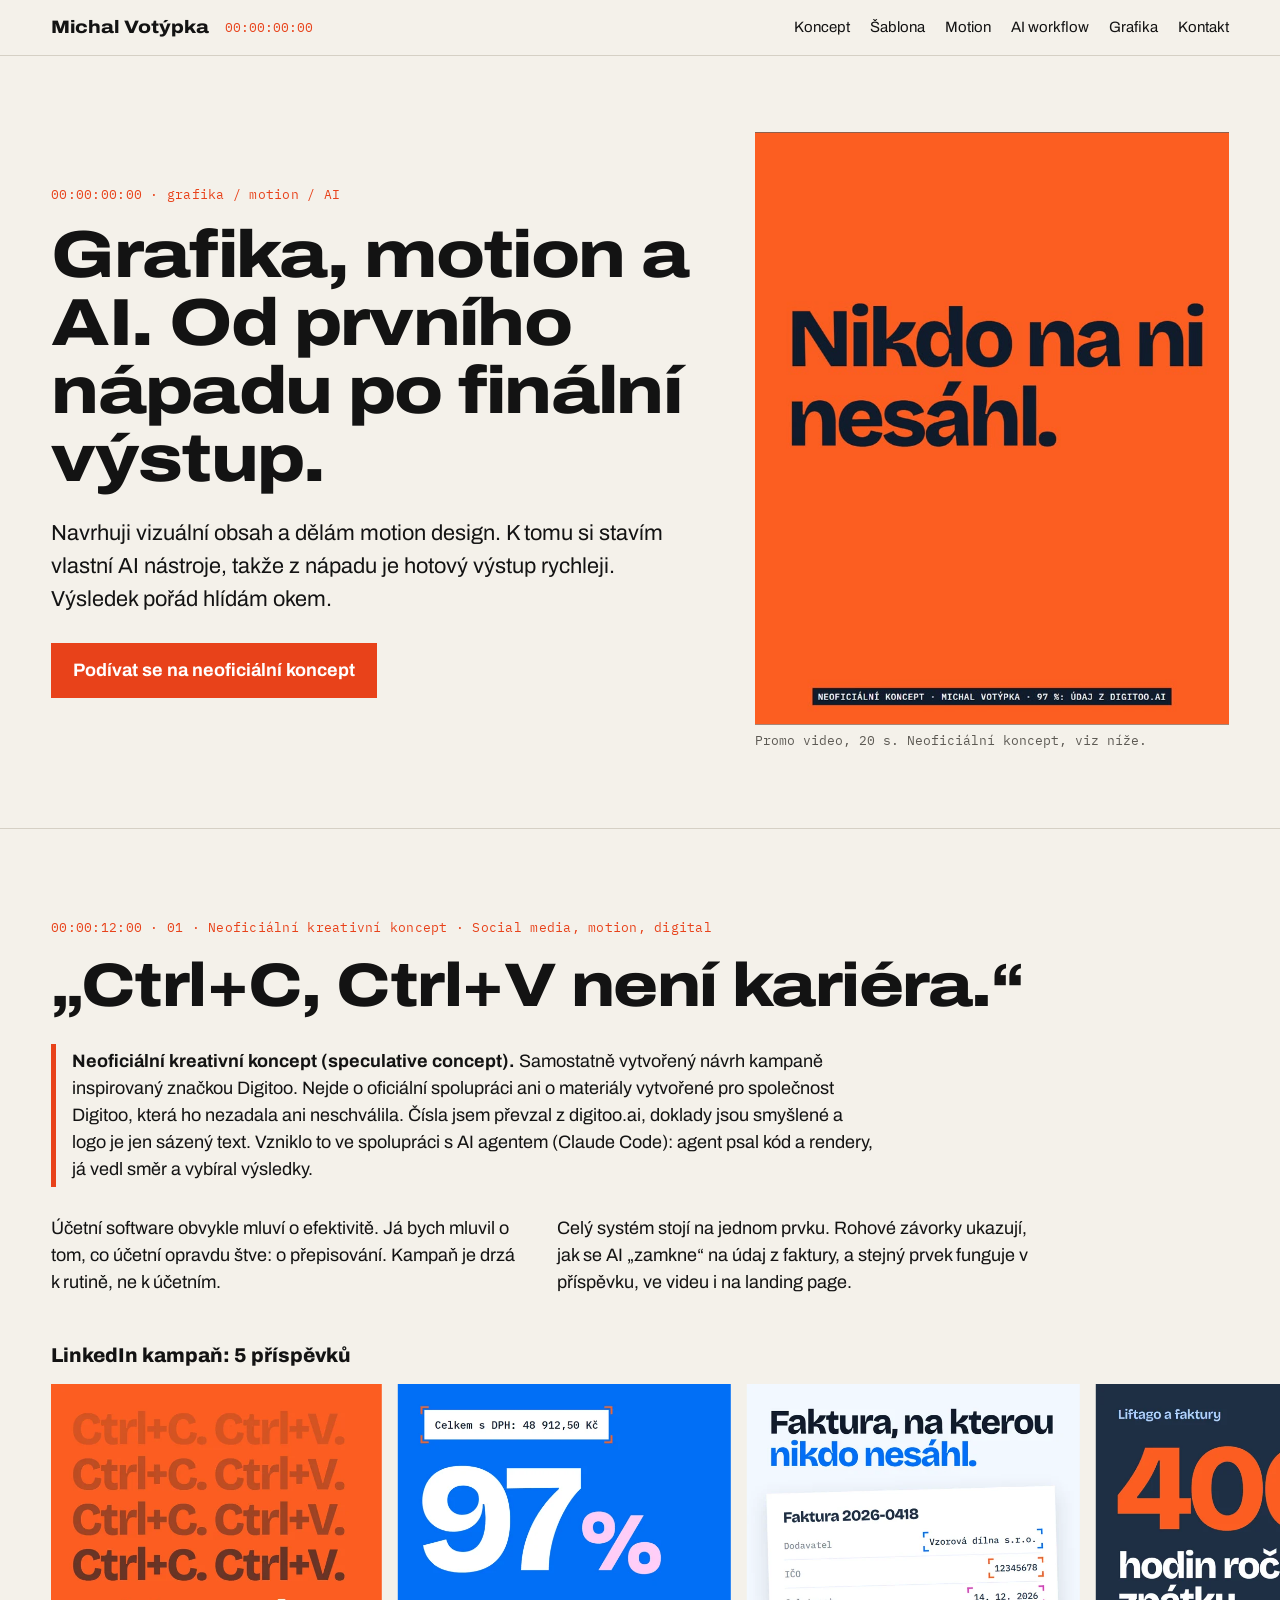
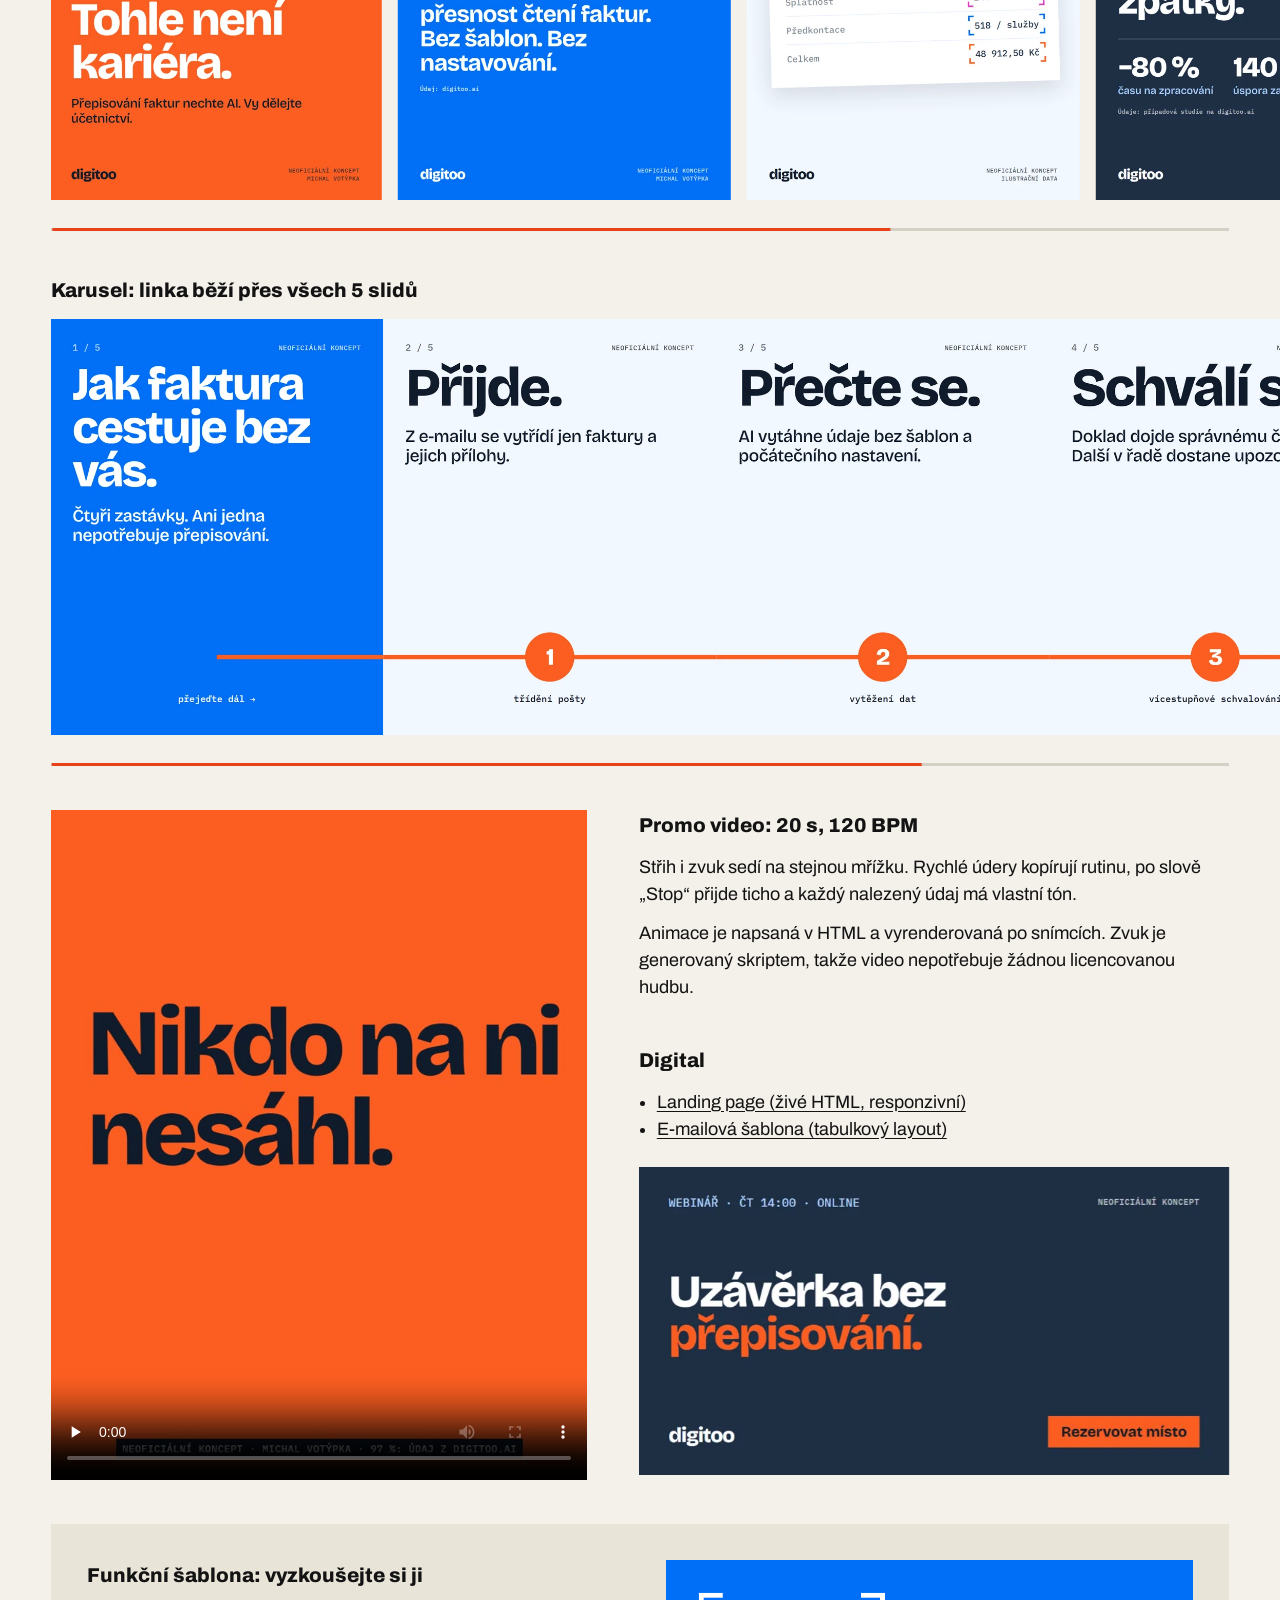
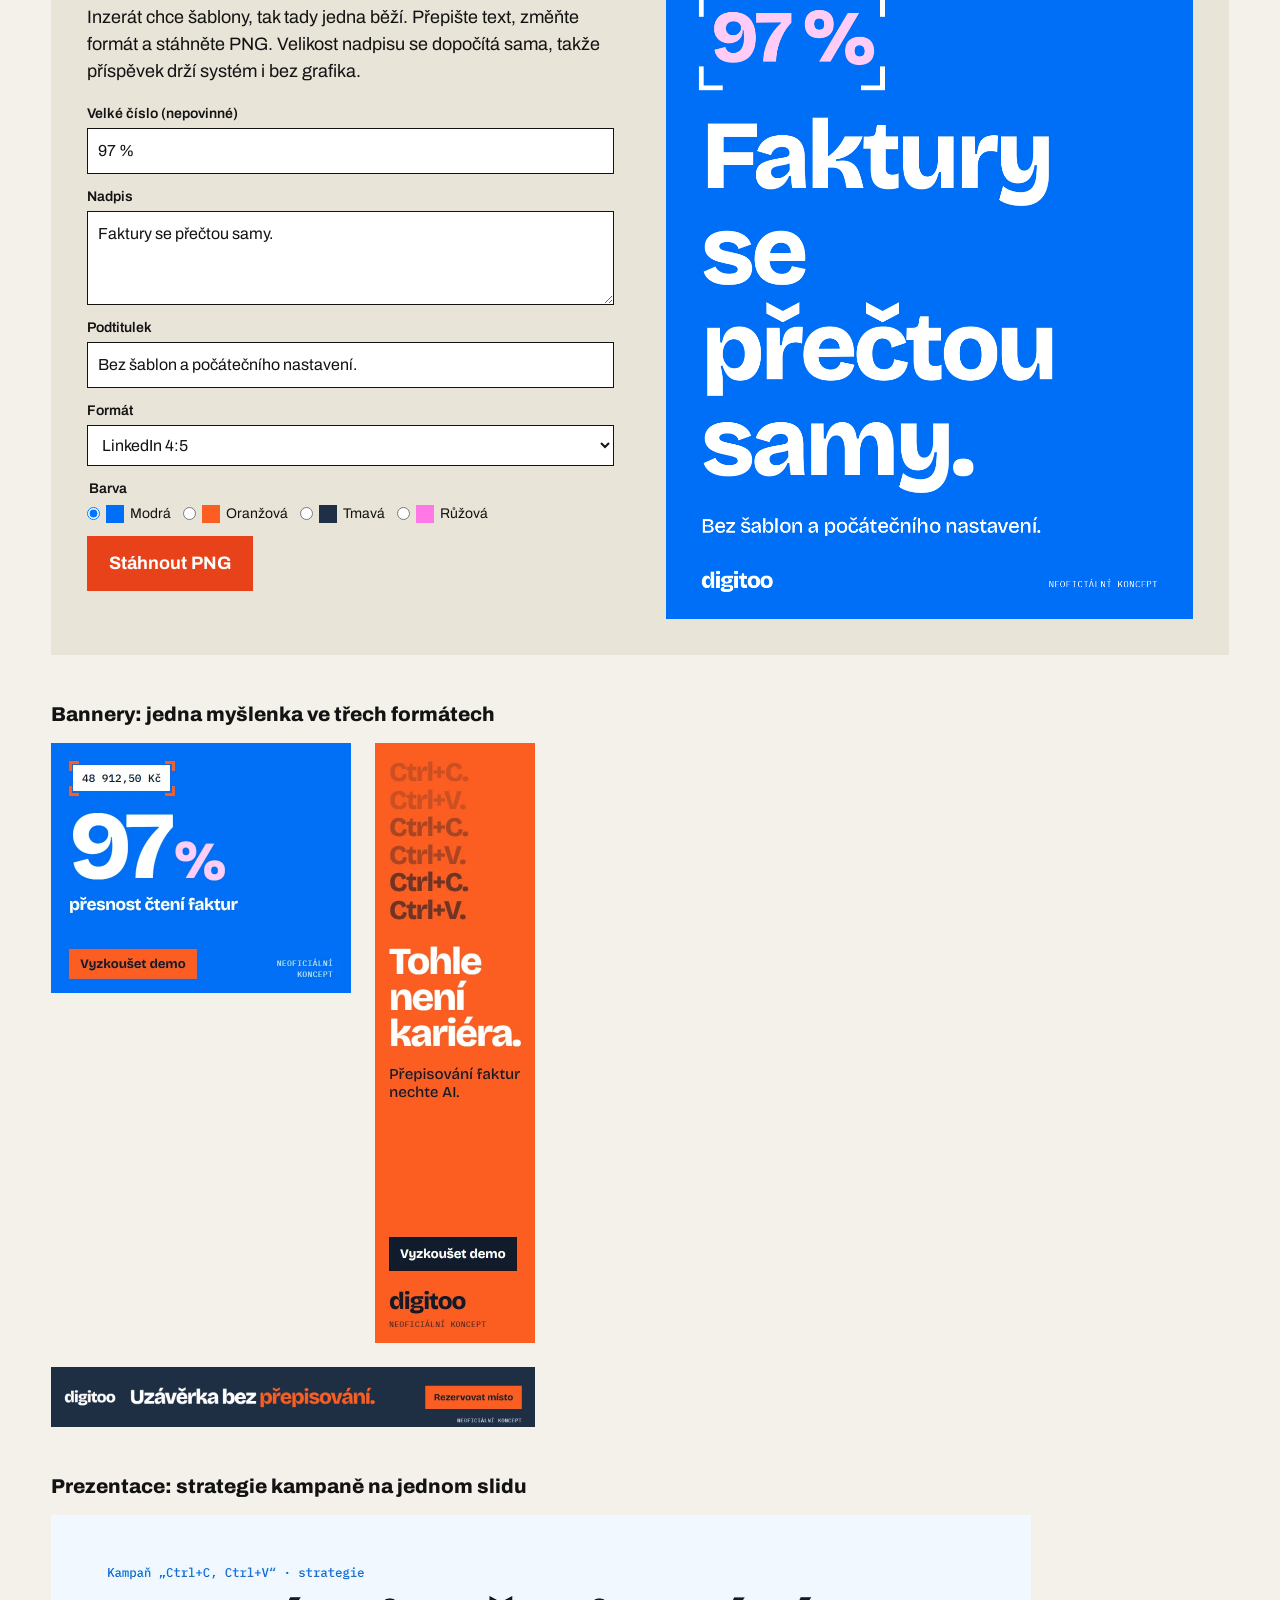
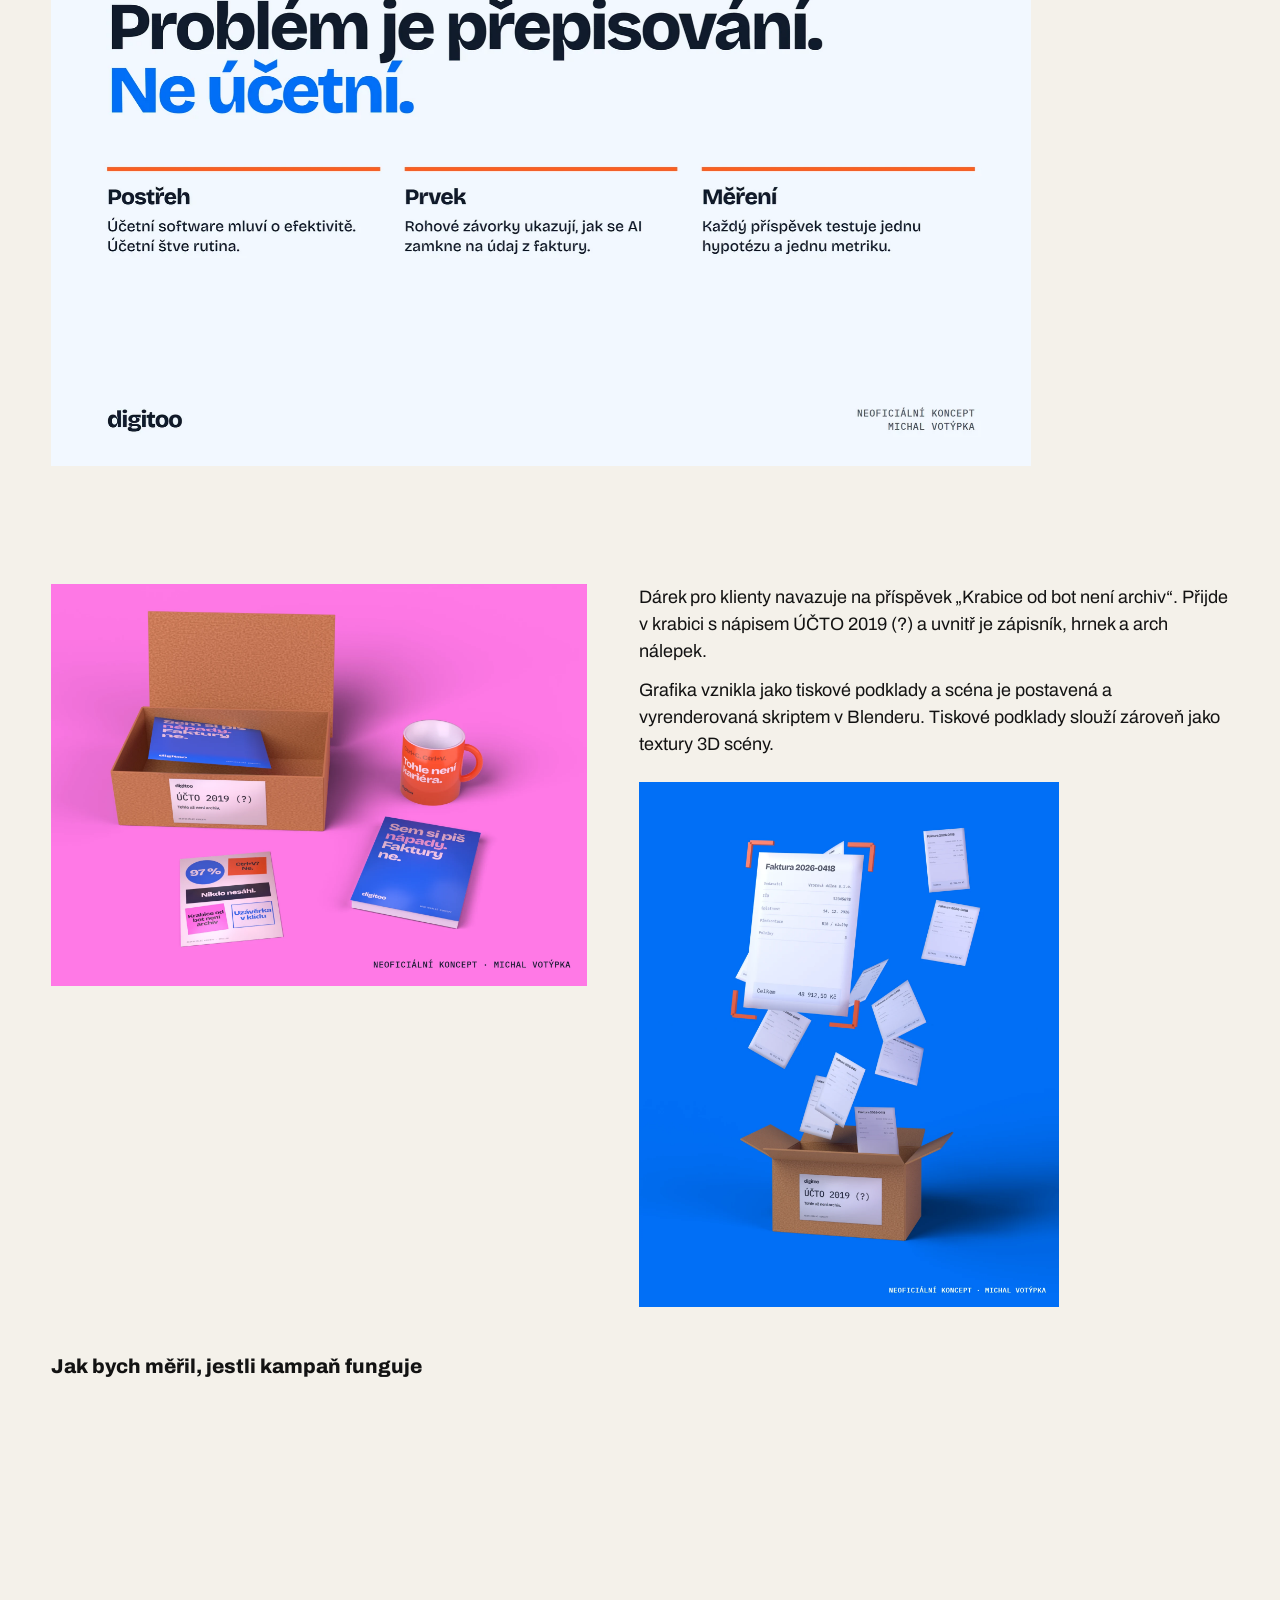
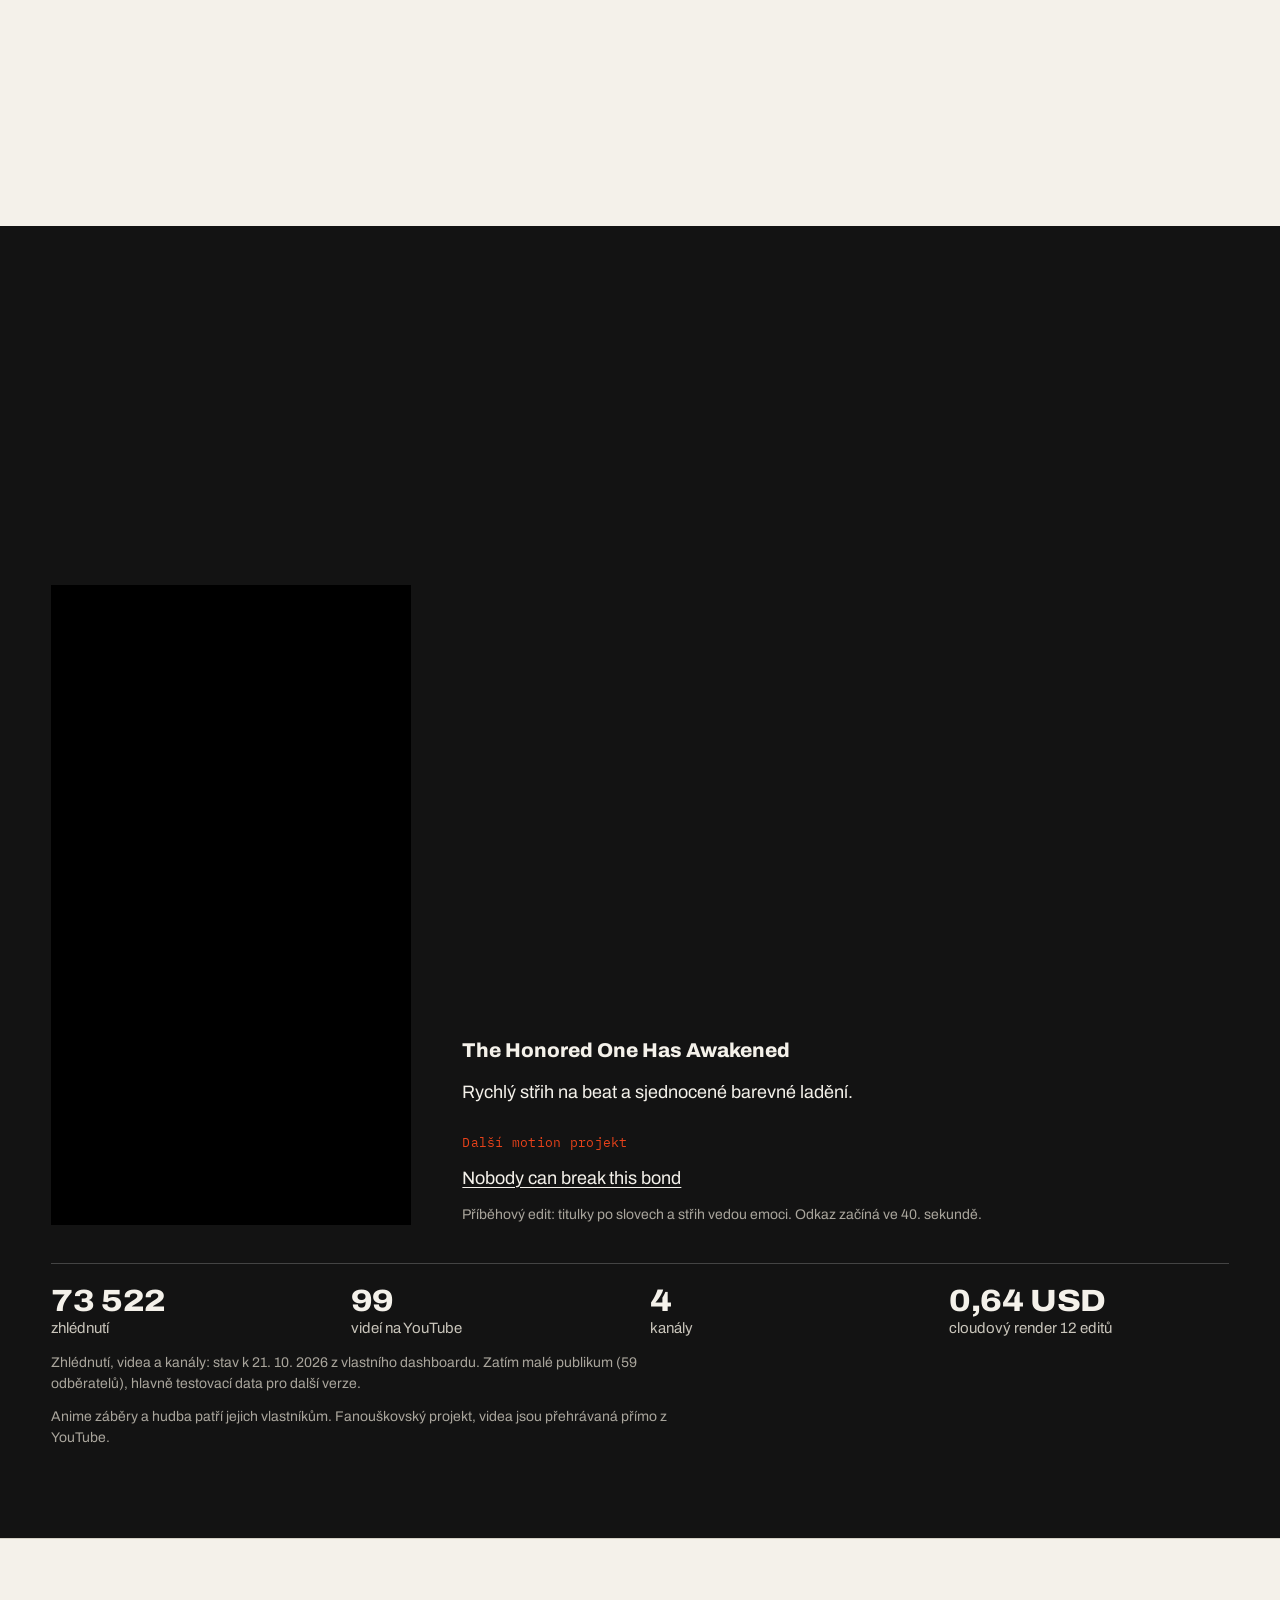
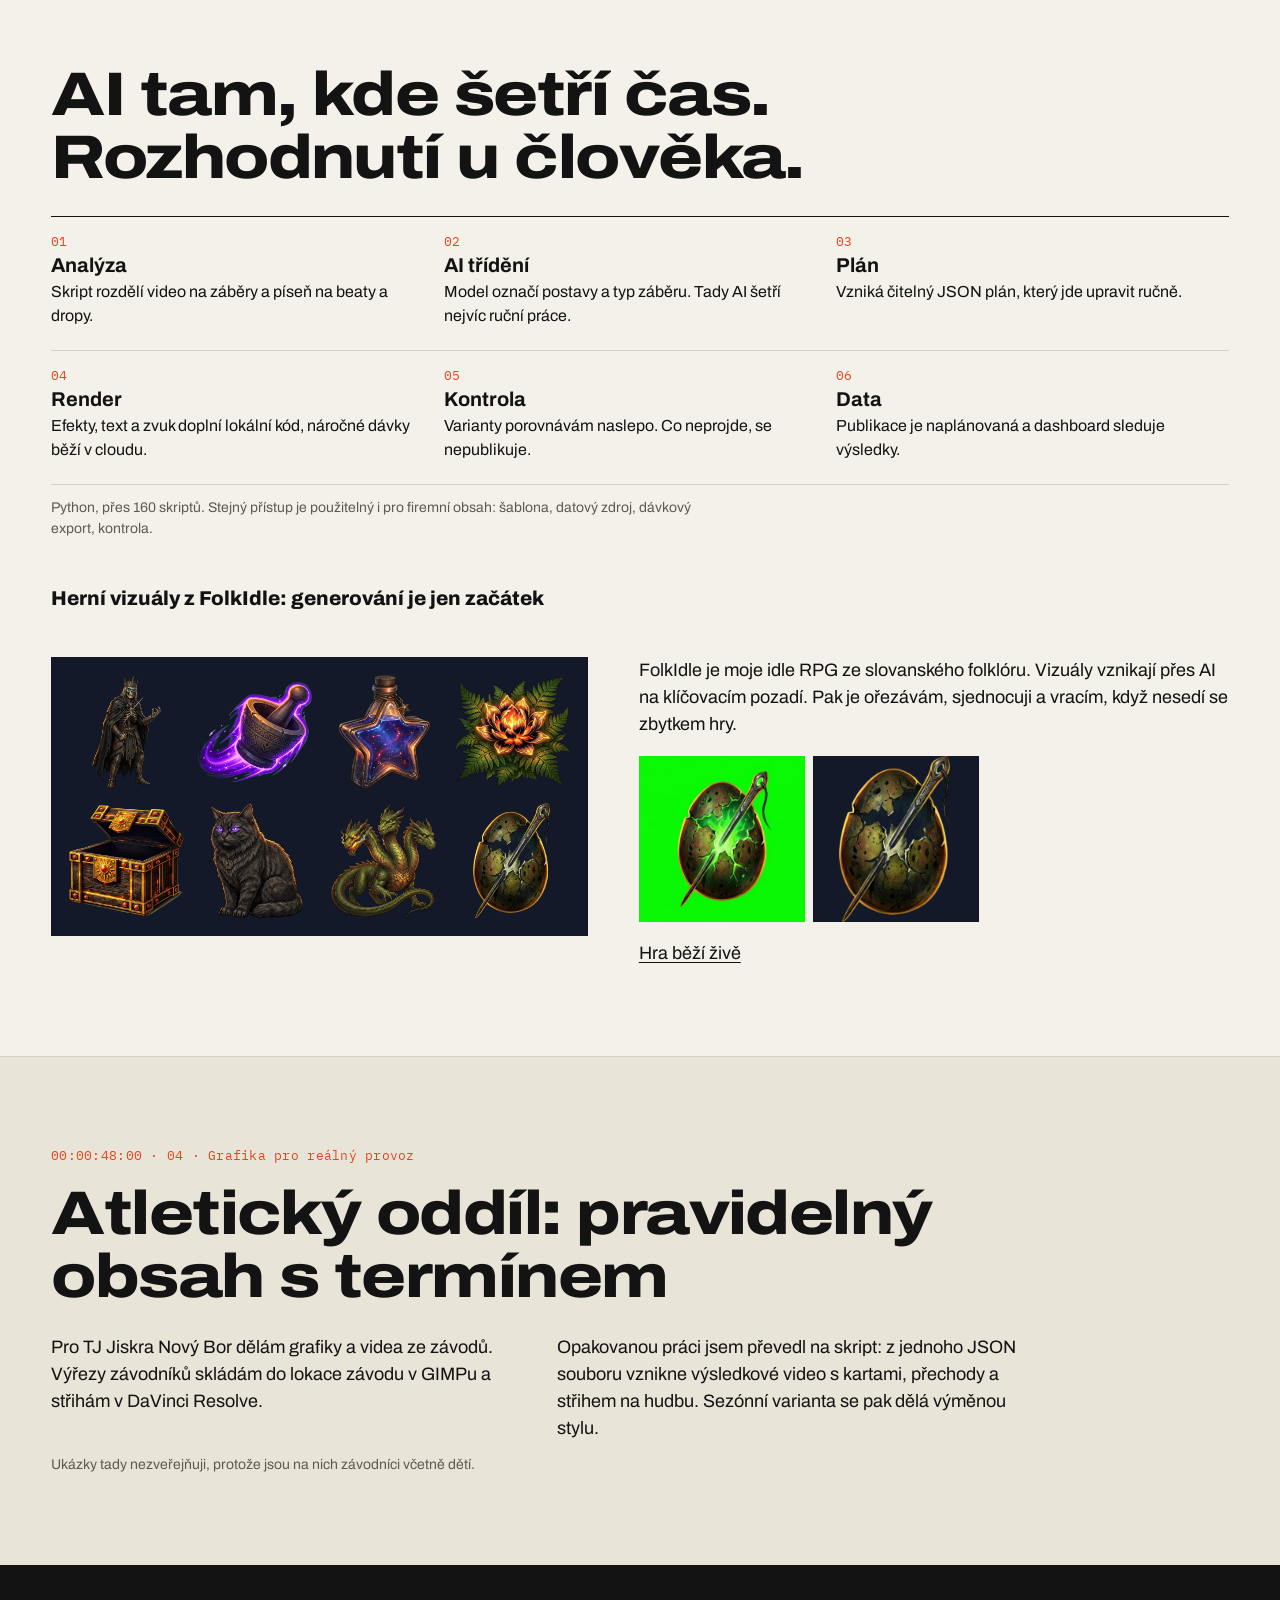
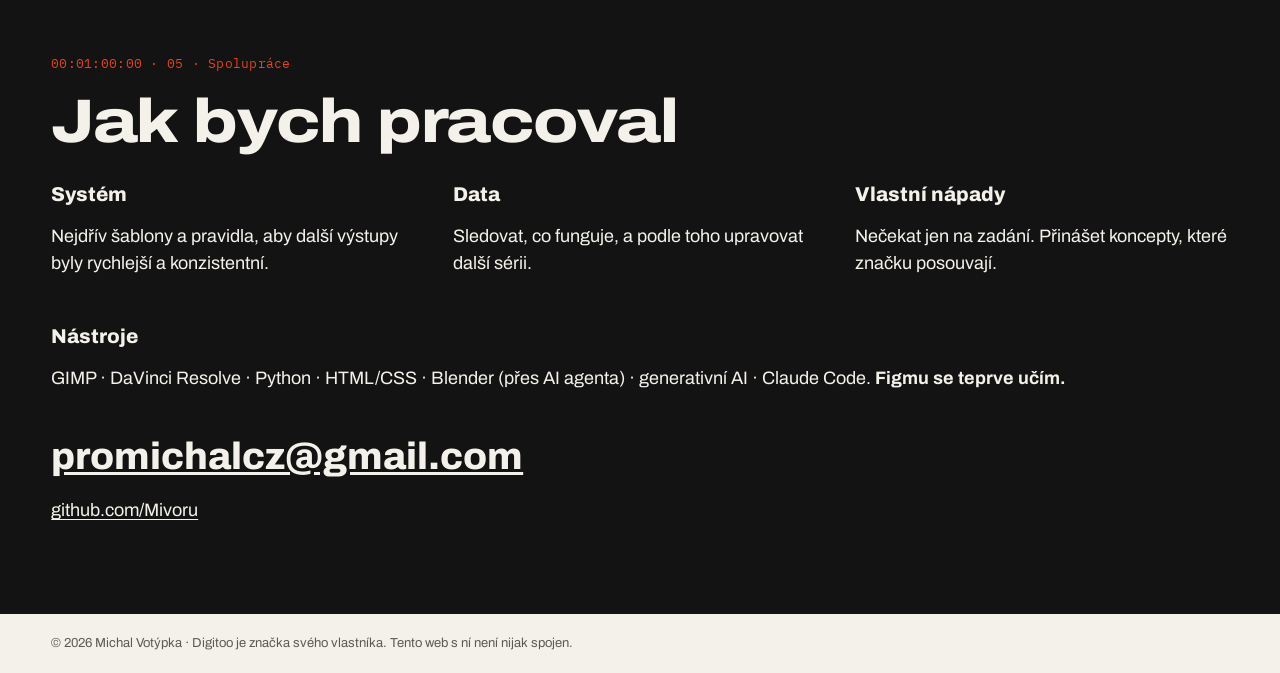
<file: index.html>
<!doctype html>
<html lang="cs"><head><meta charset="utf-8"><meta name="viewport" content="width=device-width,initial-scale=1">
<title>Michal Votýpka | AI-powered design a motion</title>
<meta name="description" content="Portfolio Michala Votýpky: grafika, motion design a vlastní AI nástroje pro kreativní produkci.">
<link rel="stylesheet" href="css/style.css"></head><body>
<header class="top"><a href="#start" class="name">Michal Votýpka</a><span class="clock" aria-hidden="true">00:00:00:00</span>
<nav aria-label="Sekce"><a href="#koncept">Koncept</a><a href="#sablona">Šablona</a><a href="#motion">Motion</a><a href="#workflow">AI workflow</a><a href="#grafika">Grafika</a><a href="#kontakt">Kontakt</a></nav><i class="progress" aria-hidden="true"></i></header>

<main id="start">
<section class="hero">
 <div class="hero-text">
  <p class="tc">00:00:00:00 · grafika / motion / AI</p>
  <h1>Grafika, motion a AI. Od prvního nápadu po finální výstup.</h1>
  <p class="lead">Navrhuji vizuální obsah a dělám motion design. K tomu si stavím vlastní AI nástroje, takže z nápadu je hotový výstup rychleji. Výsledek pořád hlídám okem.</p>
  <a class="cta" href="#koncept">Podívat se na neoficiální koncept</a>
 </div>
 <figure class="hero-video" data-parallax="0.07"><video width="720" height="900" src="assets/video/promo.mp4" poster="assets/img/concept/promo_poster.jpg" autoplay muted loop playsinline></video>
 <figcaption>Promo video, 20 s. Neoficiální koncept, viz níže.</figcaption></figure>
</section>

<section id="koncept" class="block">
 <p class="tc">00:00:12:00 · 01 · Neoficiální kreativní koncept · Social media, motion, digital</p>
 <h2>„Ctrl+C, Ctrl+V není kariéra.“</h2>
 <p class="honest"><b>Neoficiální kreativní koncept (speculative concept).</b> Samostatně vytvořený návrh kampaně inspirovaný značkou Digitoo. Nejde o oficiální spolupráci ani o materiály vytvořené pro společnost Digitoo, která ho nezadala ani neschválila. Čísla jsem převzal z digitoo.ai, doklady jsou smyšlené a logo je jen sázený text. Vzniklo to ve spolupráci s AI agentem (Claude Code): agent psal kód a rendery, já vedl směr a vybíral výsledky.</p>
 <div class="two"><p>Účetní software obvykle mluví o efektivitě. Já bych mluvil o tom, co účetní opravdu štve: o přepisování. Kampaň je drzá k rutině, ne k účetním.</p>
 <p>Celý systém stojí na jednom prvku. Rohové závorky ukazují, jak se AI „zamkne“ na údaj z faktury, a stejný prvek funguje v příspěvku, ve videu i na landing page.</p></div>
 <h3>LinkedIn kampaň: 5 příspěvků</h3>
 <div class="rail" tabindex="0" data-pan aria-label="Příspěvky kampaně">
  <img width="648" height="810" loading="lazy" src="assets/img/concept/p1.webp" alt="Příspěvek: Ctrl+C, Ctrl+V. Tohle není kariéra.">
  <img width="648" height="810" loading="lazy" src="assets/img/concept/p2.webp" alt="Příspěvek: 97 % přesnost čtení faktur">
  <img width="648" height="810" loading="lazy" src="assets/img/concept/p3.webp" alt="Příspěvek: Faktura, na kterou nikdo nesáhl">
  <img width="648" height="810" loading="lazy" src="assets/img/concept/p4.webp" alt="Příspěvek: 400+ hodin ročně zpátky">
  <img width="648" height="810" loading="lazy" src="assets/img/concept/p5.webp" alt="Příspěvek: Krabice od bot není archiv">
 </div>
 <h3>Karusel: linka běží přes všech 5 slidů</h3>
 <div class="rail tight" tabindex="0" data-pan aria-label="Karusel">
  <img width="648" height="810" loading="lazy" src="assets/img/concept/c1.webp" alt="Slide 1: Jak faktura cestuje bez vás"><img width="648" height="810" loading="lazy" src="assets/img/concept/c2.webp" alt="Slide 2: Přijde"><img width="648" height="810" loading="lazy" src="assets/img/concept/c3.webp" alt="Slide 3: Přečte se"><img width="648" height="810" loading="lazy" src="assets/img/concept/c4.webp" alt="Slide 4: Schválí se"><img width="648" height="810" loading="lazy" src="assets/img/concept/c5.webp" alt="Slide 5: Zaúčtuje se">
 </div>
 <div class="split">
  <figure><video width="720" height="900" src="assets/video/promo.mp4" poster="assets/img/concept/promo_poster.jpg" controls playsinline preload="none"></video></figure>
  <div><h3>Promo video: 20 s, 120 BPM</h3>
  <p>Střih i zvuk sedí na stejnou mřížku. Rychlé údery kopírují rutinu, po slově „Stop“ přijde ticho a každý nalezený údaj má vlastní tón.</p>
  <p>Animace je napsaná v HTML a vyrenderovaná po snímcích. Zvuk je generovaný skriptem, takže video nepotřebuje žádnou licencovanou hudbu.</p>
  <h3>Digital</h3>
  <ul class="links"><li><a href="concept/landing.html">Landing page (živé HTML, responzivní)</a></li><li><a href="concept/email.html">E-mailová šablona (tabulkový layout)</a></li></ul>
  <!-- Figma slot: once the file is shared, add <li><a href="URL">Design systém ve Figmě (proměnné, komponenty, šablony)</a></li> to the list above. -->
  <img width="810" height="423" data-tilt loading="lazy" class="banner" src="assets/img/concept/b1.webp" alt="Banner na webinář: Uzávěrka bez přepisování"></div>
 </div>

 <div class="gen" id="sablona">
  <div><h3>Funkční šablona: vyzkoušejte si ji</h3>
  <p>Inzerát chce šablony, tak tady jedna běží. Přepište text, změňte formát a stáhněte PNG. Velikost nadpisu se dopočítá sama, takže příspěvek drží systém i bez grafika.</p>
  <form id="gen-form">
   <label>Velké číslo (nepovinné)<input name="stat" value="97 %" maxlength="12"></label>
   <label>Nadpis<textarea data-lenis-prevent name="head" rows="3" maxlength="90">Faktury se přečtou samy.</textarea></label>
   <label>Podtitulek<input name="sub" value="Bez šablon a počátečního nastavení." maxlength="90"></label>
   <label>Formát<select name="format"><option value="post">LinkedIn 4:5</option><option value="square">Čtverec 1:1</option><option value="story">Story 9:16</option></select></label>
   <fieldset><legend>Barva</legend>
    <label class="sw"><input type="radio" name="theme" value="blue" checked><span style="background:#006FF7"></span>Modrá</label>
    <label class="sw"><input type="radio" name="theme" value="orange"><span style="background:#FC5E22"></span>Oranžová</label>
    <label class="sw"><input type="radio" name="theme" value="navy"><span style="background:#1F2F45"></span>Tmavá</label>
    <label class="sw"><input type="radio" name="theme" value="pink"><span style="background:#FF78E6"></span>Růžová</label>
   </fieldset>
   <button type="button" class="cta" id="gen-save">Stáhnout PNG</button>
  </form></div>
  <canvas id="gen-canvas" width="1080" height="1350" aria-label="Náhled příspěvku"></canvas>
 </div>

 <h3>Bannery: jedna myšlenka ve třech formátech</h3>
 <div class="ads">
  <img width="600" height="500" loading="lazy" src="assets/img/concept/a300.webp" alt="Banner 300 × 250: 97 % přesnost čtení faktur">
  <img width="320" height="1200" loading="lazy" src="assets/img/concept/a160.webp" alt="Banner 160 × 600: Tohle není kariéra">
  <img width="1456" height="180" loading="lazy" src="assets/img/concept/a728.webp" alt="Banner 728 × 90: Uzávěrka bez přepisování">
 </div>
 <h3>Prezentace: strategie kampaně na jednom slidu</h3>
 <img data-tilt width="1920" height="1080" loading="lazy" class="slide" src="assets/img/concept/s1.webp" alt="Slide: Problém je přepisování, ne účetní. Postřeh, prvek a měření kampaně.">

 <h3>Print a dárek: krabice od bot, která je pointa</h3>
 <div class="split">
  <figure><img width="2000" height="1500" data-tilt loading="lazy" src="assets/img/3d/gift_flat.webp" alt="3D vizualizace dárkové krabice s hrnkem, zápisníkem a nálepkami"></figure>
  <div><p>Dárek pro klienty navazuje na příspěvek „Krabice od bot není archiv“. Přijde v krabici s nápisem ÚČTO 2019 (?) a uvnitř je zápisník, hrnek a arch nálepek.</p>
  <p>Grafika vznikla jako tiskové podklady a scéna je postavená a vyrenderovaná skriptem v Blenderu. Tiskové podklady slouží zároveň jako textury 3D scény.</p>
  <img width="1600" height="2000" data-tilt loading="lazy" class="banner" style="max-width:420px" src="assets/img/3d/key_flat.webp" alt="3D key visual: faktury vylétají z krabice, jednu zaměřují rohové závorky"></div>
 </div>

 <h3>Jak bych měřil, jestli kampaň funguje</h3>
 <div class="table-wrap"><table>
  <thead><tr><th>Příspěvek</th><th>Hypotéza</th><th>Hlavní metrika</th></tr></thead>
  <tbody>
  <tr><td>Ctrl+C. Ctrl+V.</td><td>Drzý humor si účetní přepošlou mezi sebou.</td><td>Sdílení a komentáře na 1 000 zobrazení</td></tr>
  <tr><td>97 %</td><td>Konkrétní číslo přivede lidi s reálným zájmem.</td><td>Míra prokliku na demo</td></tr>
  <tr><td>Nikdo nesáhl</td><td>Ukázka faktury vysvětlí produkt bez textu.</td><td>Dokoukání a čas na příspěvku</td></tr>
  <tr><td>400+ hodin</td><td>Reference osloví manažery, ne jen účetní.</td><td>Podíl manažerských rolí v zásahu</td></tr>
  <tr><td>Karusel</td><td>Lidé dojdou až na poslední slide s postupem.</td><td>Podíl dokončení karuselu</td></tr>
  </tbody></table></div>
 <p class="small">Plán před spuštěním, ne výsledky. Každý příspěvek testuje jednu věc a vítěznou variantu bych rozvinul do další série.</p>
</section>

<section id="motion" class="block dark">
 <p class="tc">00:00:24:00 · 02 · Motion design a střih</p>
 <h2>Anime edity z vlastního enginu</h2>
 <p class="big-note">Osobní projekt, ne komerční zakázka. Střih drží rytmus písně a typografie nese emoci. Engine vezme epizodu a píseň, najde drop a připraví střih, efekty i zvuk.</p>
 <div class="clips">
  <figure><iframe loading="lazy" src="https://www.youtube-nocookie.com/embed/OiI0n7IcFuQ" title="Edit The Honored One Has Awakened" allow="encrypted-media; picture-in-picture; fullscreen"></iframe></figure>
  <div class="also"><h3>The Honored One Has Awakened</h3>
  <p>Rychlý střih na beat a sjednocené barevné ladění.</p>
  <p class="tc">Další motion projekt</p>
  <p><a href="https://www.youtube.com/watch?v=cIpMKm2ZCu4&amp;t=40s">Nobody can break this bond</a></p>
  <p class="small">Příběhový edit: titulky po slovech a střih vedou emoci. Odkaz začíná ve 40. sekundě.</p></div>
 </div>
 <dl class="stats quiet"><div><dt>76 493</dt><dd>zhlédnutí</dd></div><div><dt>103</dt><dd>videí na YouTube</dd></div><div><dt>4</dt><dd>kanály</dd></div><div><dt>0,67 USD</dt><dd>cloudový render 12 editů</dd></div></dl>
 <p class="small">Zhlédnutí, videa a kanály: stav k 21. 10. 2026 z vlastního dashboardu. Zatím malé publikum (59 odběratelů), hlavně testovací data pro další verze.</p>
 <p class="small">Anime záběry a hudba patří jejich vlastníkům. Fanouškovský projekt, videa jsou přehrávaná přímo z YouTube.</p>
</section>

<section id="workflow" class="block">
 <p class="tc">00:00:36:00 · 03 · AI workflow</p>
 <h2>AI tam, kde šetří čas. Rozhodnutí u člověka.</h2>
 <ol class="flow">
  <li><b>Analýza</b>Skript rozdělí video na záběry a píseň na beaty a dropy.</li>
  <li><b>AI třídění</b>Model označí postavy a typ záběru. Tady AI šetří nejvíc ruční práce.</li>
  <li><b>Plán</b>Vzniká čitelný JSON plán, který jde upravit ručně.</li>
  <li><b>Render</b>Efekty, text a zvuk doplní lokální kód, náročné dávky běží v cloudu.</li>
  <li><b>Kontrola</b>Varianty porovnávám naslepo. Co neprojde, se nepublikuje.</li>
  <li><b>Data</b>Publikace je naplánovaná a dashboard sleduje výsledky.</li>
 </ol>
 <p class="small">Python, přes 160 skriptů. Stejný přístup je použitelný i pro firemní obsah: šablona, datový zdroj, dávkový export, kontrola.</p>
 <h3>Herní vizuály z FolkIdle: generování je jen začátek</h3>
 <div class="split game">
  <div class="assets">
   <img width="256" height="420" loading="lazy" src="assets/img/game/boss_koschei_sprite.webp" alt="Boss Kostěj"><img width="420" height="368" loading="lazy" src="assets/img/game/ab_mortar_flight.webp" alt="Ikona schopnosti: let v hmoždíři"><img width="336" height="420" loading="lazy" src="assets/img/game/potion_kupala.webp" alt="Lektvar"><img width="420" height="406" loading="lazy" src="assets/img/game/herb_fern_flower.webp" alt="Kapradí"><img width="420" height="409" loading="lazy" src="assets/img/game/loot_legendary_open.webp" alt="Legendární truhla"><img width="348" height="420" loading="lazy" src="assets/img/game/mob_bayun.webp" alt="Kocour Bajun"><img width="385" height="420" loading="lazy" src="assets/img/game/boss_zmey_sprite.webp" alt="Boss Zmej"><img width="289" height="420" loading="lazy" src="assets/img/game/ab_needle.webp" alt="Ikona schopnosti: jehla ve vejci">
  </div>
  <div><p>FolkIdle je moje idle RPG ze slovanského folklóru. Vizuály vznikají přes AI na klíčovacím pozadí. Pak je ořezávám, sjednocuji a vracím, když nesedí se zbytkem hry.</p>
  <figure class="before"><img width="420" height="420" loading="lazy" src="assets/img/game/ab_needle_raw.jpg" alt="Původní výstup na klíčovacím pozadí"><img width="289" height="420" loading="lazy" src="assets/img/game/ab_needle.webp" alt="Výsledný výřez"></figure>
  <p><a href="https://folkidle.duckdns.org">Hra běží živě</a></p></div>
 </div>
</section>

<section id="grafika" class="block alt">
 <p class="tc">00:00:48:00 · 04 · Grafika pro reálný provoz</p>
 <h2>Atletický oddíl: pravidelný obsah s termínem</h2>
 <div class="two"><p>Pro TJ Jiskra Nový Bor dělám grafiky a videa ze závodů. Výřezy závodníků skládám do lokace závodu v GIMPu a střihám v DaVinci Resolve.</p>
  <p>Opakovanou práci jsem převedl na skript: z jednoho JSON souboru vznikne výsledkové video s kartami, přechody a střihem na hudbu. Sezónní varianta se pak dělá výměnou stylu.</p></div>
 <p class="small">Ukázky tady nezveřejňuji, protože jsou na nich závodníci včetně dětí.</p>
</section>

<section id="kontakt" class="block dark">
 <p class="tc">00:01:00:00 · 05 · Spolupráce</p>
 <h2>Jak bych pracoval</h2>
 <div class="three"><div><h3>Systém</h3><p>Nejdřív šablony a pravidla, aby další výstupy byly rychlejší a konzistentní.</p></div><div><h3>Data</h3><p>Sledovat, co funguje, a podle toho upravovat další sérii.</p></div><div><h3>Vlastní nápady</h3><p>Nečekat jen na zadání. Přinášet koncepty, které značku posouvají.</p></div></div>
 <h3>Nástroje</h3>
 <p>GIMP · DaVinci Resolve · Python · HTML/CSS · Blender (přes AI agenta) · generativní AI · Claude Code. <b>Figmu se teprve učím.</b></p>
 <p class="contact"><a href="mailto:promichalcz@gmail.com">promichalcz@gmail.com</a></p>
 <p><a href="https://github.com/Mivoru">github.com/Mivoru</a></p>
</section>
</main>
<footer class="foot">© 2026 Michal Votýpka · Digitoo je značka svého vlastníka. Tento web s ní není nijak spojen.</footer>
<script src="js/vendor/lenis.min.js"></script><script src="js/main.js"></script><script src="js/generator.js"></script><script src="js/motion.js"></script></body></html>
</file>
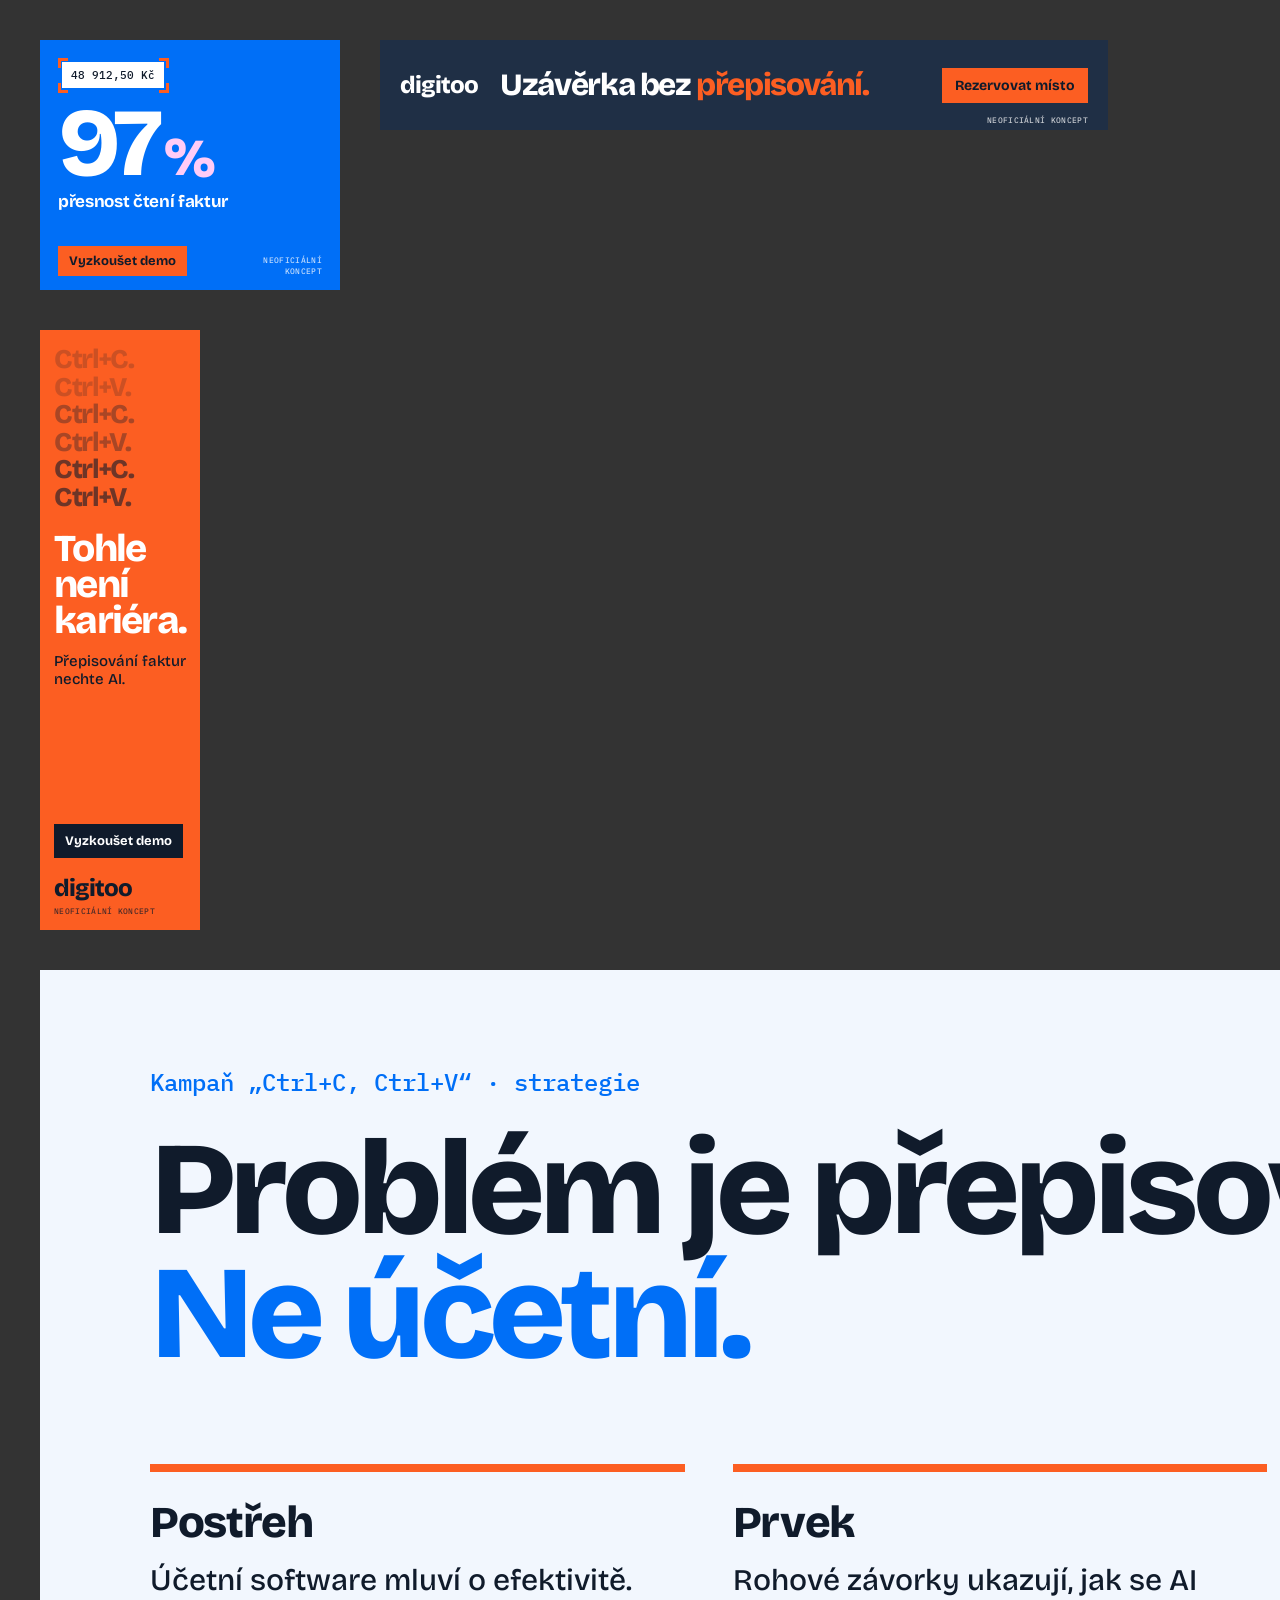
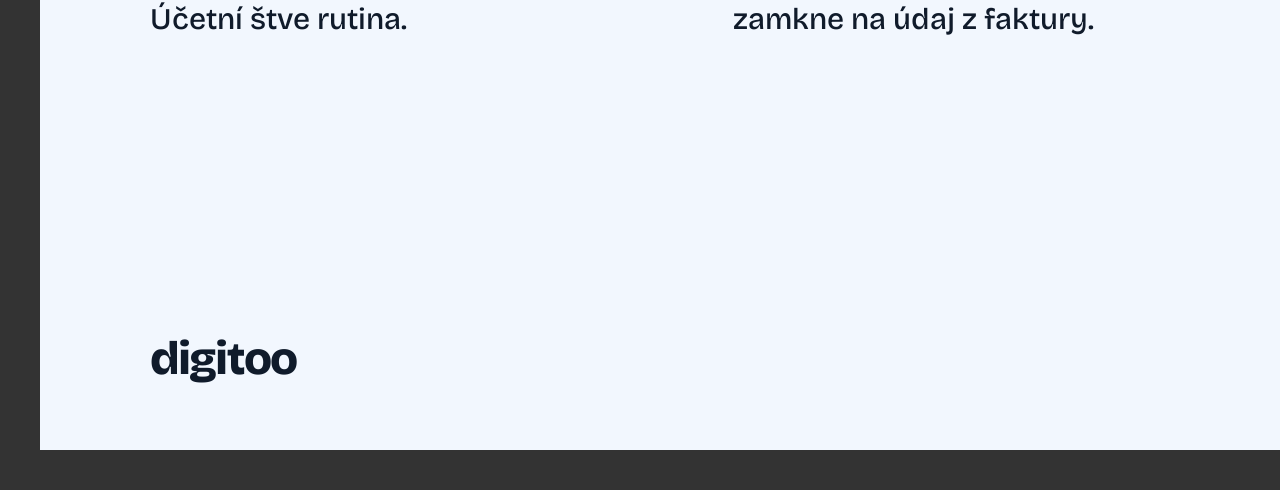
<file: concept/ads.html>
<!doctype html><html lang="cs"><head><meta charset="utf-8"><title>Spec concept: display ads and slide</title>
<link rel="stylesheet" href="brand.css">
<style>
body{background:#333;display:flex;flex-wrap:wrap;gap:40px;padding:40px;align-items:flex-start}
.ad,.slide{position:relative;overflow:hidden;flex:none}
.pill{display:inline-block;background:var(--orange);color:var(--ink);font-weight:700;white-space:nowrap}
.tag{font-family:var(--mono);font-weight:500;font-size:8px;letter-spacing:.04em;text-transform:uppercase;opacity:.75;line-height:1.3}
h2{font-weight:800;letter-spacing:-.045em;line-height:.94}
#a300{width:300px;height:250px;background:var(--blue);color:#fff;padding:18px}
#a300 .chip{--s:10px;--w:3px;display:inline-block;background:#fff;color:var(--ink);font-family:var(--mono);font-weight:500;font-size:11px;padding:6px 9px;margin:4px 0 0 4px}
#a300 .big{font-size:96px;font-weight:800;letter-spacing:-.06em;line-height:.95;margin-top:10px}
#a300 .big span{font-size:52px;color:var(--pink-soft)}
#a300 p{font-size:17px;font-weight:700;letter-spacing:-.02em;margin-top:2px}
#a300 .row{position:absolute;left:18px;right:18px;bottom:14px;display:flex;justify-content:space-between;align-items:flex-end}
#a300 .pill{font-size:13px;padding:7px 11px}
#a728{width:728px;height:90px;background:var(--navy);color:#fff;display:flex;align-items:center;gap:22px;padding:0 20px}
#a728 .wordmark{font-size:24px}
#a728 h2{font-size:31px;flex:1;white-space:nowrap}#a728 h2 em{font-style:normal;color:var(--orange)}
#a728 .pill{font-size:14px;padding:9px 13px}
#a728 .tag{position:absolute;right:20px;bottom:5px}
#a160{width:160px;height:600px;background:var(--orange);color:var(--ink);padding:16px 14px}
#a160 .rows{font-weight:800;font-size:27px;letter-spacing:-.05em;line-height:1.02}
#a160 .rows div:nth-child(1),#a160 .rows div:nth-child(2){opacity:.2}#a160 .rows div:nth-child(3),#a160 .rows div:nth-child(4){opacity:.35}#a160 .rows div:nth-child(5),#a160 .rows div:nth-child(6){opacity:.6}
#a160 h2{font-size:38px;color:#fff;margin-top:20px}
#a160 p{font-size:15px;font-weight:500;line-height:1.2;margin-top:14px}
#a160 .end{position:absolute;left:14px;right:14px;bottom:14px}
#a160 .pill{background:var(--ink);color:#fff;font-size:13px;padding:9px 11px}
#a160 .wordmark{display:block;font-size:24px;margin-top:16px}
#a160 .tag{margin-top:4px}
.slide{width:1920px;height:1080px;background:var(--paper);padding:96px 110px}
.slide .k{font-family:var(--mono);font-weight:500;font-size:24px;color:var(--blue)}
.slide h2{font-size:132px;margin-top:30px;max-width:1500px}.slide h2 em{font-style:normal;color:var(--blue)}
.cols{display:grid;grid-template-columns:repeat(3,1fr);gap:48px;margin-top:88px}
.cols div{border-top:8px solid var(--orange);padding-top:24px}
.cols b{display:block;font-size:44px;font-weight:800;letter-spacing:-.03em}
.cols p{font-size:30px;line-height:1.3;font-weight:500;margin-top:12px}
.slide .foot{position:absolute;left:110px;right:110px;bottom:64px;display:flex;justify-content:space-between;align-items:flex-end}
.slide .wordmark{font-size:46px}.slide .spec{font-size:19px;opacity:.75;text-align:right;line-height:1.4}
</style></head><body>

<section class="ad" id="a300">
 <div class="chip scan">48 912,50 Kč</div>
 <div class="big">97<span> %</span></div>
 <p>přesnost čtení faktur</p>
 <div class="row"><span class="pill">Vyzkoušet demo</span><span class="tag" style="text-align:right">neoficiální<br>koncept</span></div>
</section>

<section class="ad" id="a728">
 <span class="wordmark">digitoo</span>
 <h2>Uzávěrka bez <em>přepisování.</em></h2>
 <span class="pill">Rezervovat místo</span>
 <span class="tag">neoficiální koncept</span>
</section>

<section class="ad" id="a160">
 <div class="rows"><div>Ctrl+C.</div><div>Ctrl+V.</div><div>Ctrl+C.</div><div>Ctrl+V.</div><div>Ctrl+C.</div><div>Ctrl+V.</div></div>
 <h2>Tohle není kariéra.</h2>
 <p>Přepisování faktur nechte AI.</p>
 <div class="end"><span class="pill">Vyzkoušet demo</span><span class="wordmark">digitoo</span><div class="tag">neoficiální koncept</div></div>
</section>

<section class="slide" id="s1">
 <div class="k">Kampaň „Ctrl+C, Ctrl+V“ · strategie</div>
 <h2>Problém je přepisování. <em>Ne účetní.</em></h2>
 <div class="cols">
  <div><b>Postřeh</b><p>Účetní software mluví o efektivitě. Účetní štve rutina.</p></div>
  <div><b>Prvek</b><p>Rohové závorky ukazují, jak se AI zamkne na údaj z faktury.</p></div>
  <div><b>Měření</b><p>Každý příspěvek testuje jednu hypotézu a jednu metriku.</p></div>
 </div>
 <div class="foot"><span class="wordmark">digitoo</span><span class="spec">neoficiální koncept<br>Michal Votýpka</span></div>
</section>
</body></html>
</file>
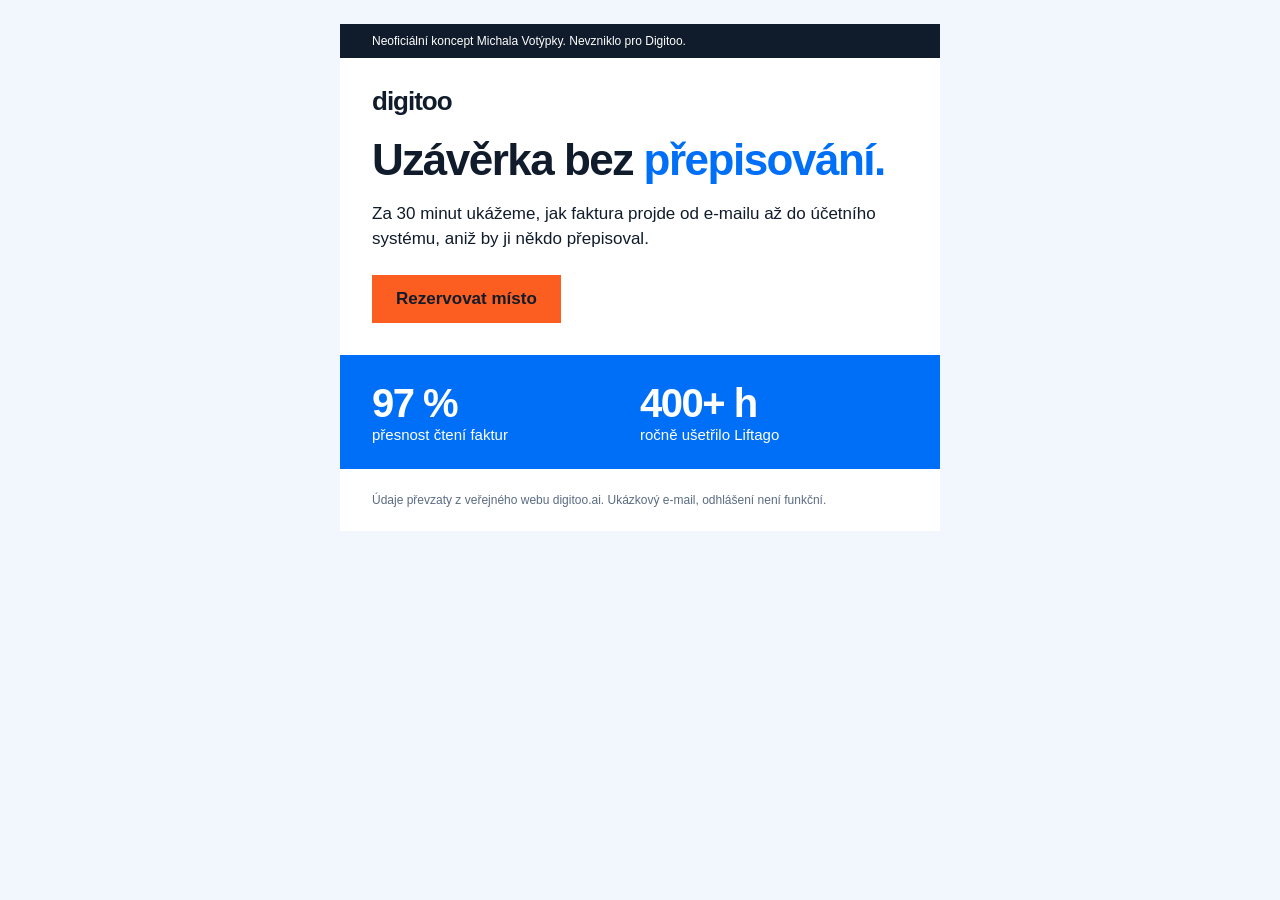
<file: concept/email.html>
<!doctype html>
<html lang="cs"><head><meta charset="utf-8"><meta name="viewport" content="width=device-width,initial-scale=1"><title>E-mailová šablona koncept</title></head>
<!-- Table layout with inline styles, so it survives real e-mail clients. System fonts on purpose. -->
<body style="margin:0;padding:0;background:#F2F7FE">
<table role="presentation" width="100%" cellpadding="0" cellspacing="0" style="background:#F2F7FE"><tr><td align="center" style="padding:24px 12px">
<table role="presentation" width="600" cellpadding="0" cellspacing="0" style="width:100%;max-width:600px;background:#ffffff;font-family:Arial,Helvetica,sans-serif;color:#101B2B">
<tr><td style="padding:10px 32px;background:#101B2B;color:#ffffff;font-size:12px">Neoficiální koncept Michala Votýpky. Nevzniklo pro Digitoo.</td></tr>
<tr><td style="padding:28px 32px 8px;font-size:26px;font-weight:bold;letter-spacing:-1px">digitoo</td></tr>
<tr><td style="padding:12px 32px 0;font-size:44px;line-height:46px;font-weight:bold;letter-spacing:-1.5px">Uzávěrka bez <span style="color:#006FF7">přepisování.</span></td></tr>
<tr><td style="padding:18px 32px 0;font-size:17px;line-height:25px">Za 30 minut ukážeme, jak faktura projde od e-mailu až do účetního systému, aniž by ji někdo přepisoval.</td></tr>
<tr><td style="padding:24px 32px 32px"><a href="#" style="display:inline-block;background:#FC5E22;color:#101B2B;font-weight:bold;font-size:17px;padding:14px 24px;text-decoration:none">Rezervovat místo</a></td></tr>
<tr><td style="background:#006FF7;color:#ffffff;padding:26px 32px">
<table role="presentation" width="100%" cellpadding="0" cellspacing="0"><tr>
<td width="50%" style="color:#ffffff;font-size:15px"><div style="font-size:40px;font-weight:bold;letter-spacing:-1.5px">97 %</div>přesnost čtení faktur</td>
<td width="50%" style="color:#ffffff;font-size:15px"><div style="font-size:40px;font-weight:bold;letter-spacing:-1.5px">400+ h</div>ročně ušetřilo Liftago</td>
</tr></table></td></tr>
<tr><td style="padding:22px 32px;font-size:12px;line-height:18px;color:#5A6B82">Údaje převzaty z veřejného webu digitoo.ai. Ukázkový e-mail, odhlášení není funkční.</td></tr>
</table></td></tr></table></body></html>
</file>
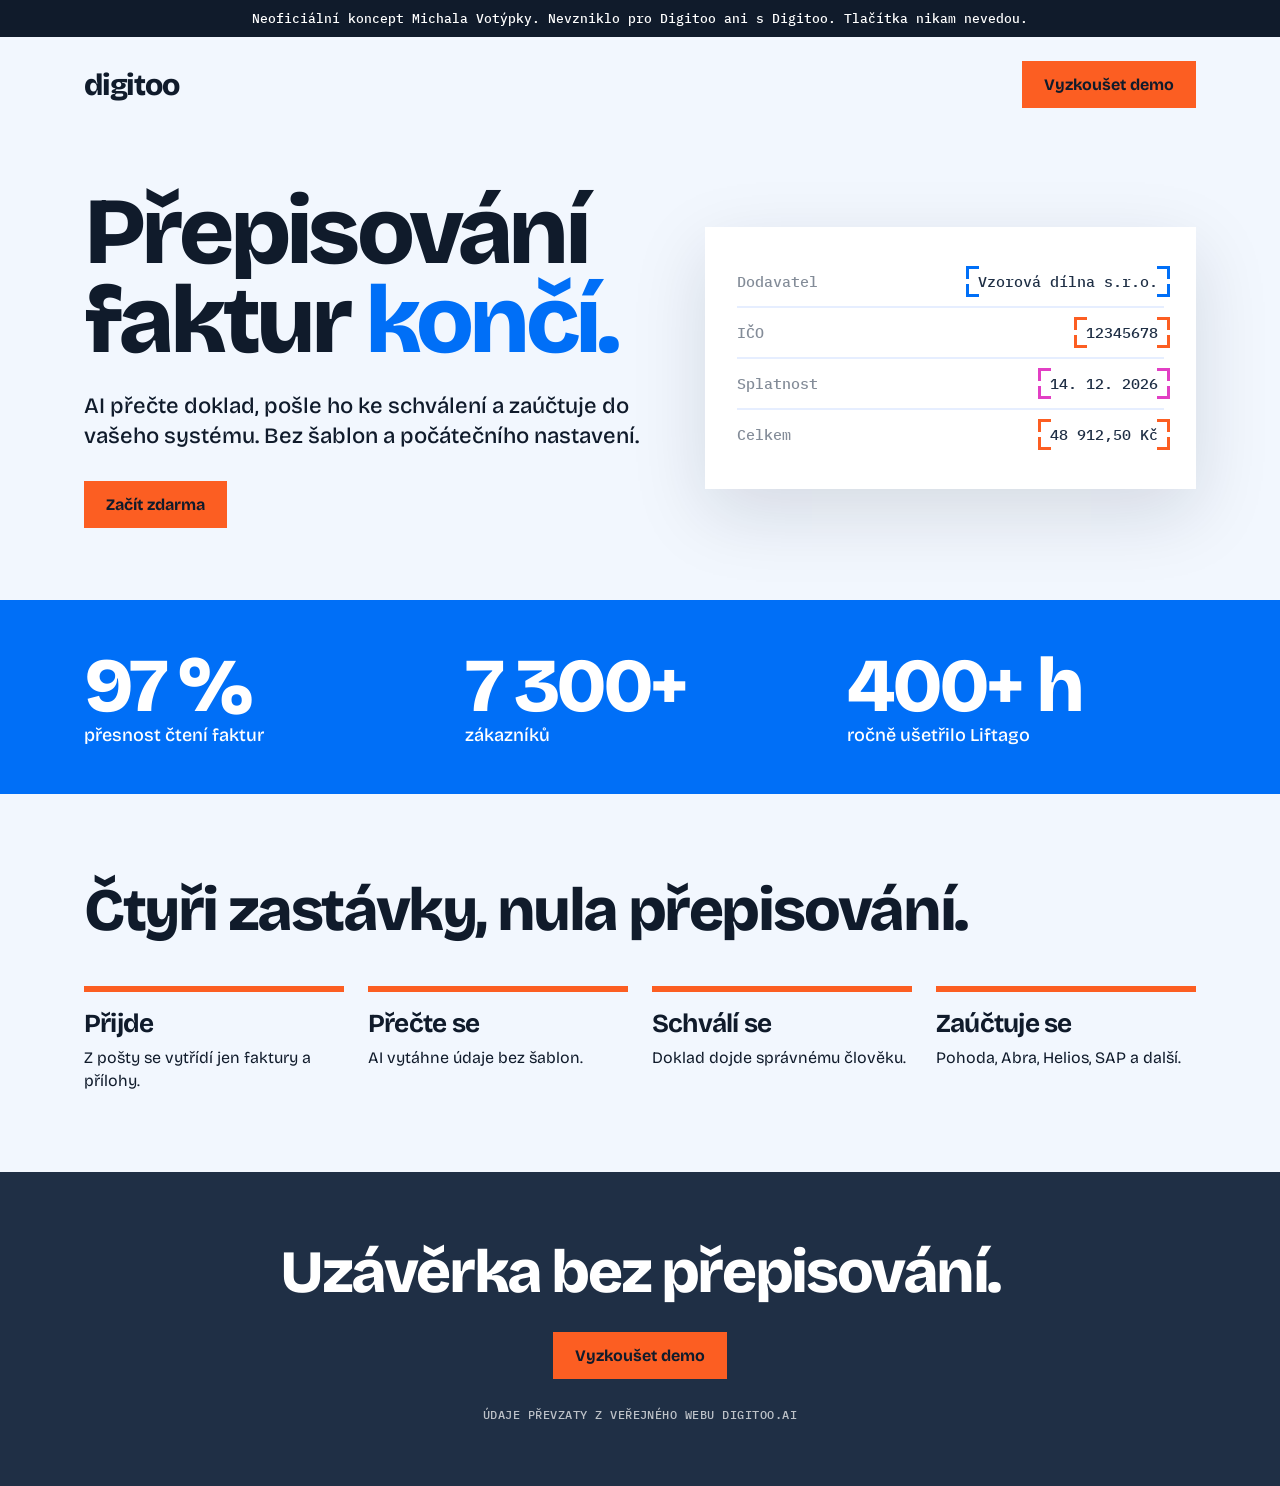
<file: concept/landing.html>
<!doctype html><html lang="cs"><head><meta charset="utf-8"><meta name="viewport" content="width=device-width,initial-scale=1"><title>Landing page koncept</title>
<link rel="stylesheet" href="brand.css">
<style>
body{background:var(--paper)}
.note{background:var(--ink);color:#fff;font-family:var(--mono);font-weight:500;font-size:13px;padding:10px 16px;text-align:center}
nav{display:flex;justify-content:space-between;align-items:center;max-width:1160px;margin:auto;padding:24px}
nav .wordmark{font-size:30px}.btn{display:inline-block;background:var(--orange);color:var(--ink);font-weight:700;padding:14px 22px;text-decoration:none}
.hero{max-width:1160px;margin:auto;padding:56px 24px 72px;display:grid;grid-template-columns:1.15fr 1fr;gap:56px;align-items:center}
h1{font-size:clamp(52px,7.4vw,104px);font-weight:800;letter-spacing:-.05em;line-height:.94}h1 em{font-style:normal;color:var(--blue)}
.lead{font-size:22px;line-height:1.35;margin:26px 0 30px;max-width:30em;font-weight:500}
.inv{background:#fff;padding:30px 32px;box-shadow:0 24px 70px rgba(16,27,43,.13);font-family:var(--mono);font-weight:500;font-size:15px;color:var(--navy)}
.inv .r{display:flex;justify-content:space-between;padding:15px 0;border-bottom:2px solid #E6EEFF}.inv .r:last-child{border:0}
.inv span:first-child{opacity:.55}.inv .scan{--s:13px;--w:3px;padding:0 6px}
.band{background:var(--blue);color:#fff}
.stats{max-width:1160px;margin:auto;padding:48px 24px;display:grid;grid-template-columns:repeat(3,1fr);gap:32px}
.stats b{display:block;font-size:clamp(44px,6vw,76px);font-weight:800;letter-spacing:-.05em;line-height:1}.stats span{font-size:18px;font-weight:500}
.steps{max-width:1160px;margin:auto;padding:80px 24px;display:grid;grid-template-columns:repeat(4,1fr);gap:24px}
.steps h2{grid-column:1/-1;font-size:clamp(36px,5vw,60px);font-weight:800;letter-spacing:-.04em;margin-bottom:16px}
.steps div{border-top:6px solid var(--orange);padding-top:16px}.steps h3{font-size:26px;letter-spacing:-.03em}.steps p{margin-top:8px;line-height:1.4}
footer{background:var(--navy);color:#fff;text-align:center;padding:64px 24px}footer h2{font-size:clamp(34px,5vw,60px);font-weight:800;letter-spacing:-.04em;margin-bottom:24px}
@media(max-width:820px){.hero{grid-template-columns:1fr}.steps{grid-template-columns:1fr 1fr}.stats{grid-template-columns:1fr}}
@media(max-width:480px){.steps{grid-template-columns:1fr}}
</style></head><body>
<div class="note">Neoficiální koncept Michala Votýpky. Nevzniklo pro Digitoo ani s Digitoo. Tlačítka nikam nevedou.</div>
<nav><span class="wordmark">digitoo</span><a class="btn" href="#">Vyzkoušet demo</a></nav>
<section class="hero"><div><h1>Přepisování faktur <em>končí.</em></h1><p class="lead">AI přečte doklad, pošle ho ke schválení a zaúčtuje do vašeho systému. Bez šablon a počátečního nastavení.</p><a class="btn" href="#">Začít zdarma</a></div>
<div class="inv"><div class="r"><span>Dodavatel</span><span class="scan" style="--c:var(--blue)">Vzorová dílna s.r.o.</span></div><div class="r"><span>IČO</span><span class="scan">12345678</span></div><div class="r"><span>Splatnost</span><span class="scan" style="--c:#E23FC4">14. 12. 2026</span></div><div class="r"><span>Celkem</span><span class="scan">48 912,50 Kč</span></div></div></section>
<section class="band"><div class="stats"><div><b>97 %</b><span>přesnost čtení faktur</span></div><div><b>7 300+</b><span>zákazníků</span></div><div><b>400+ h</b><span>ročně ušetřilo Liftago</span></div></div></section>
<section class="steps"><h2>Čtyři zastávky, nula přepisování.</h2><div><h3>Přijde</h3><p>Z pošty se vytřídí jen faktury a přílohy.</p></div><div><h3>Přečte se</h3><p>AI vytáhne údaje bez šablon.</p></div><div><h3>Schválí se</h3><p>Doklad dojde správnému člověku.</p></div><div><h3>Zaúčtuje se</h3><p>Pohoda, Abra, Helios, SAP a další.</p></div></section>
<footer><h2>Uzávěrka bez přepisování.</h2><a class="btn" href="#">Vyzkoušet demo</a><p class="spec" style="margin-top:28px;font-size:12px;opacity:.7">Údaje převzaty z veřejného webu digitoo.ai</p></footer>
</body></html>
</file>
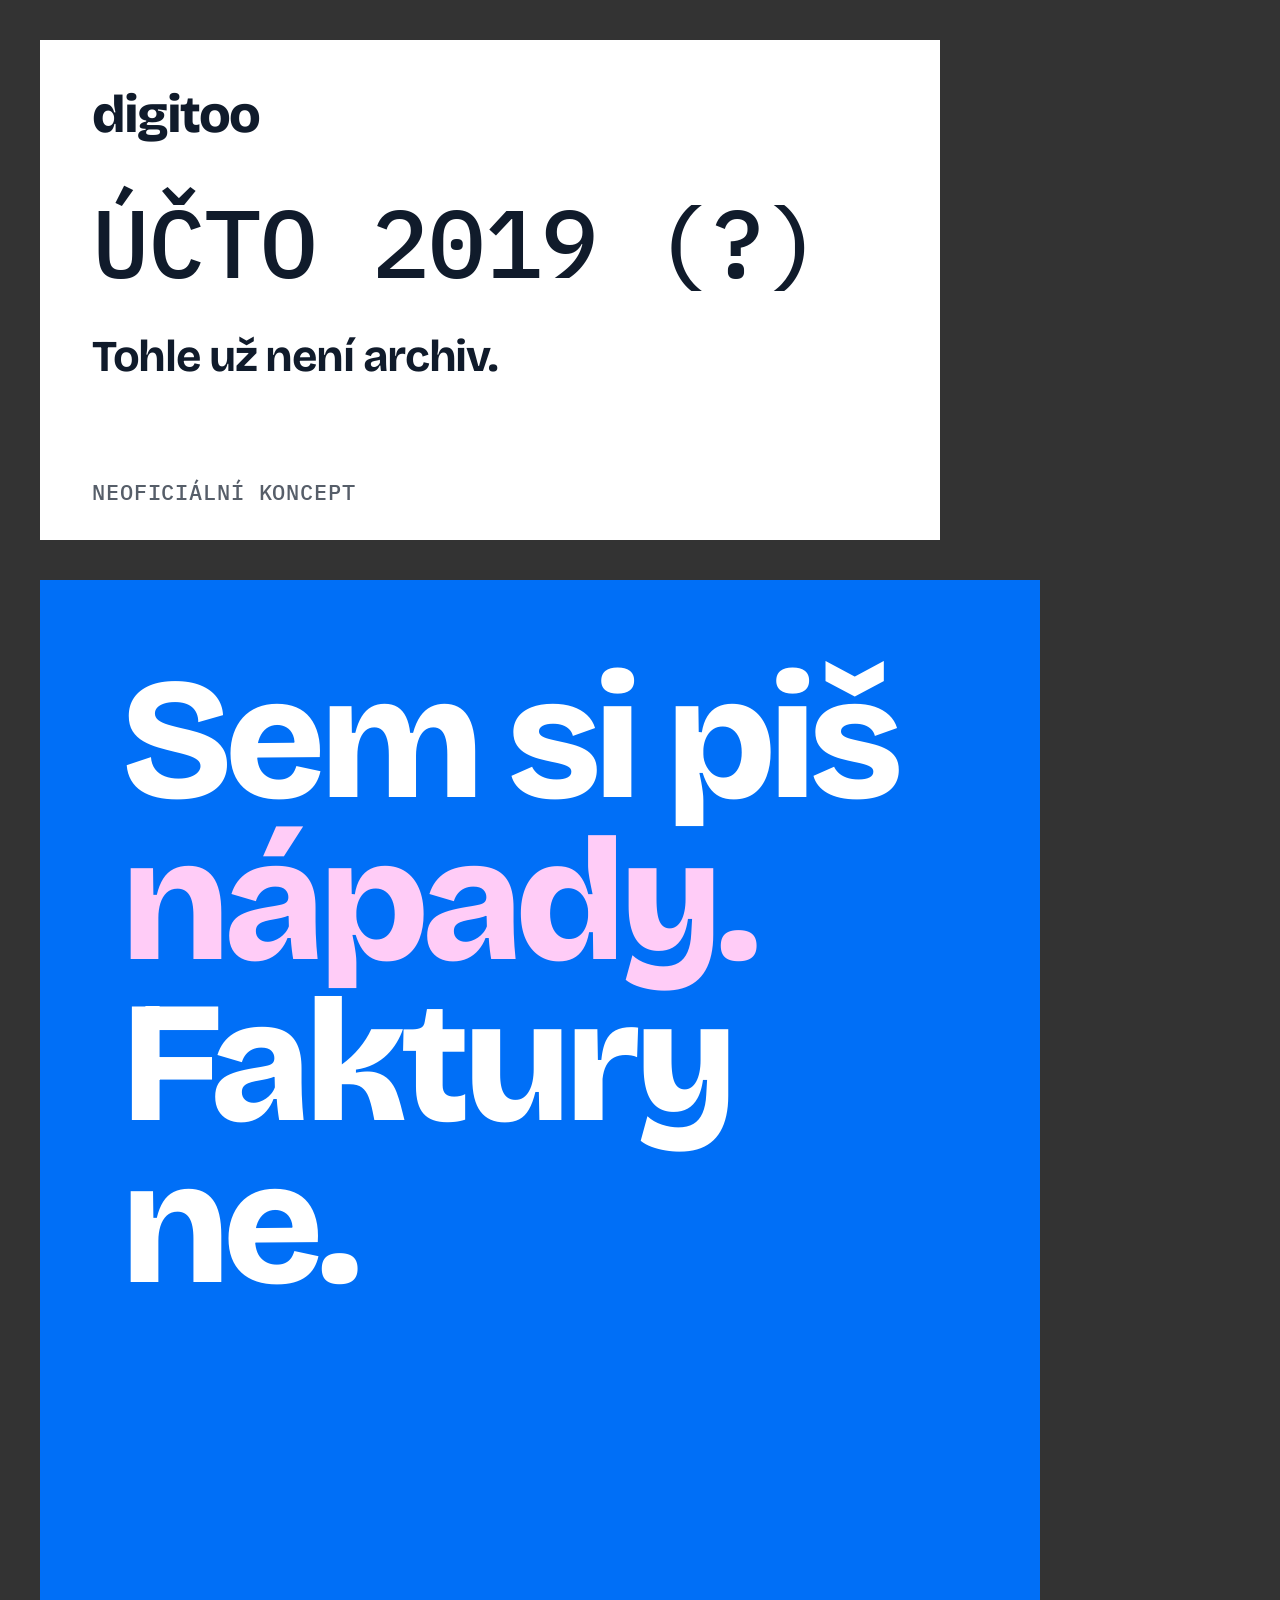
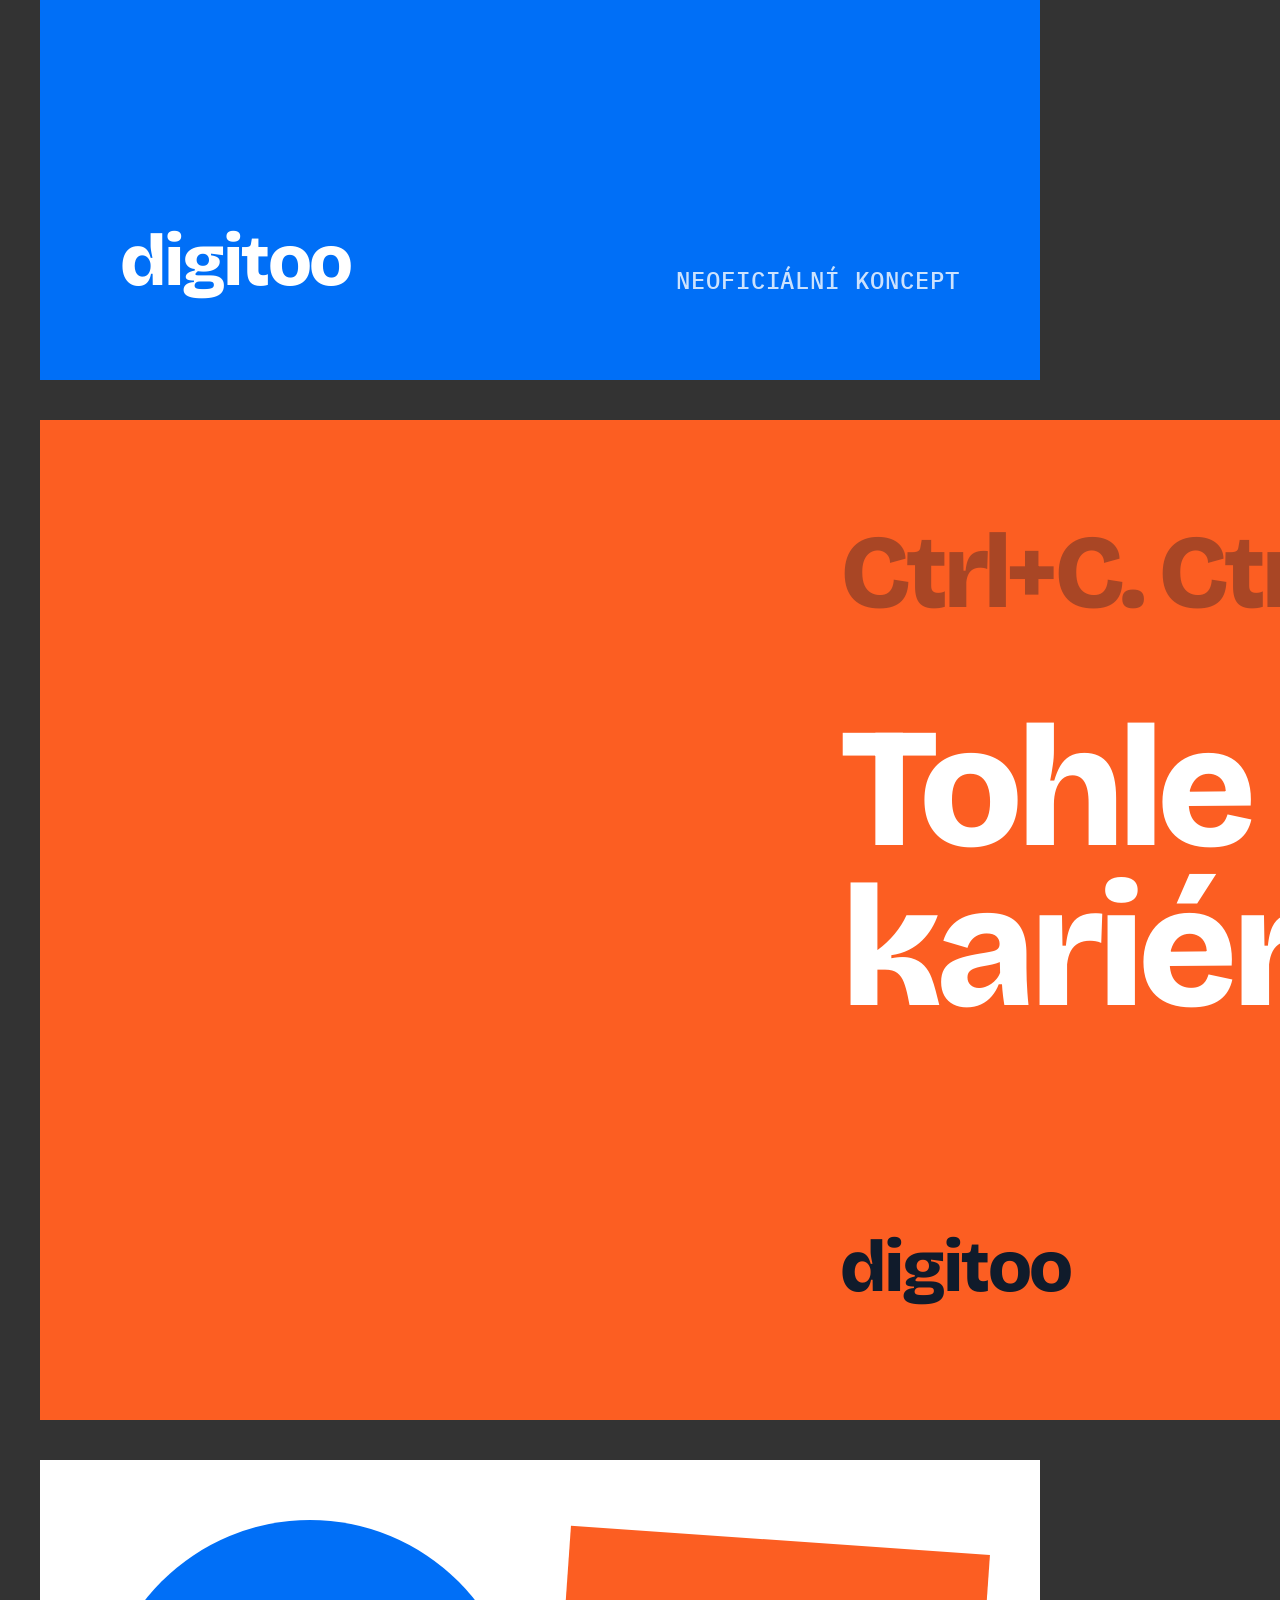
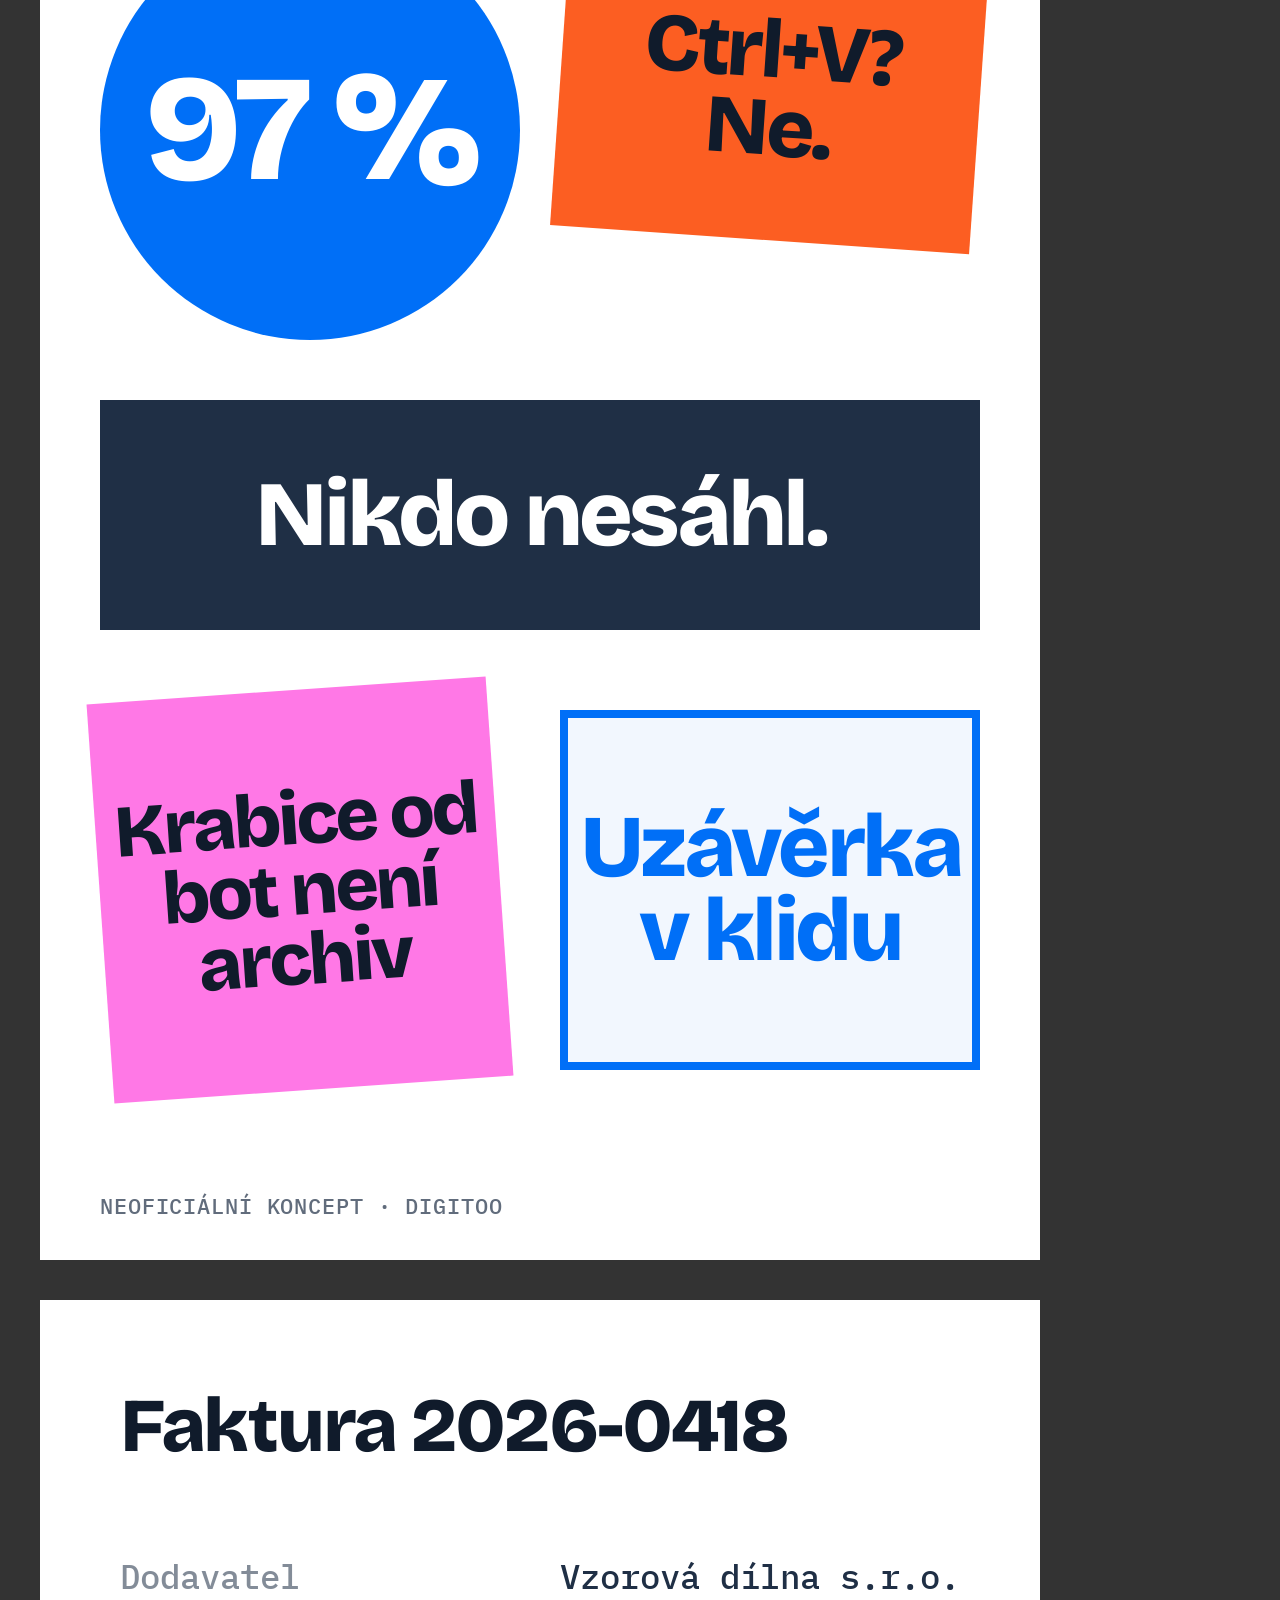
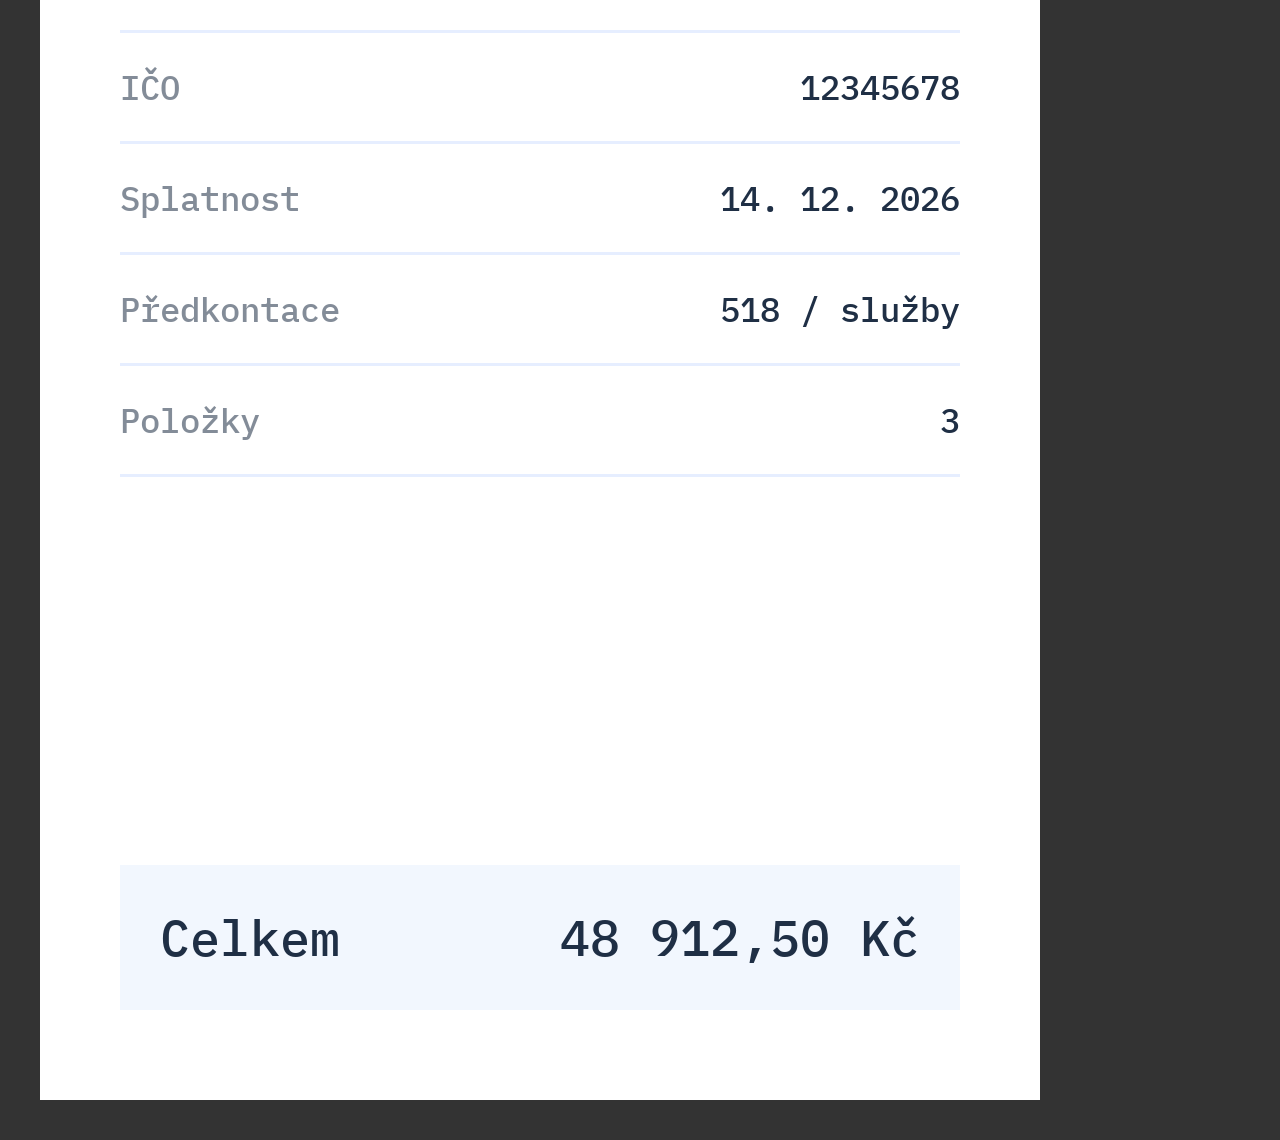
<file: concept/print.html>
<!doctype html><html lang="cs"><head><meta charset="utf-8"><title>Spec concept: print</title>
<link rel="stylesheet" href="brand.css">
<style>
body{background:#333;display:flex;flex-wrap:wrap;gap:40px;padding:40px}
.t{position:relative;overflow:hidden;flex:none}
.tag{position:absolute;font-family:var(--mono);font-weight:500;letter-spacing:.04em;text-transform:uppercase}
h2{font-weight:800;letter-spacing:-.045em;line-height:.94}
.wm{font-weight:800;letter-spacing:-.04em}
#label{width:900px;height:500px;background:#fff;padding:44px 52px;color:var(--ink)}
#label b{display:block;font-family:var(--mono);font-weight:500;font-size:96px;letter-spacing:-.02em;margin-top:34px}
#label p{font-size:44px;font-weight:700;letter-spacing:-.03em;margin-top:26px}
#label .tag{left:52px;bottom:34px;font-size:22px;opacity:.7}
#notebook{width:1000px;height:1400px;background:var(--blue);color:#fff;padding:80px}
#notebook h2{font-size:172px}#notebook h2 em{font-style:normal;color:var(--pink-soft)}
#notebook .wm{position:absolute;left:80px;bottom:76px;font-size:72px}
#notebook .tag{right:80px;bottom:84px;font-size:24px;opacity:.8}
#mug{width:2400px;height:1000px;background:var(--orange);color:var(--ink)}
#mug h2{position:absolute;left:800px;top:290px;font-size:170px;width:860px;color:#fff}
#mug .r{position:absolute;left:800px;top:90px;font-size:104px;font-weight:800;letter-spacing:-.05em;opacity:.35}
#mug .wm{position:absolute;left:800px;bottom:110px;font-size:72px}
#stickers{width:1000px;height:1400px;background:#fff}
.st{position:absolute;display:grid;place-items:center;font-weight:800;letter-spacing:-.04em;text-align:center;line-height:.95}
#stickers .tag{left:60px;bottom:40px;font-size:22px;color:var(--navy);opacity:.7}
#invoice{width:1000px;height:1400px;background:#fff;padding:80px;font-family:var(--mono);font-weight:500;font-size:34px;color:var(--navy)}
#invoice .hd{font-family:var(--display);font-weight:800;font-size:76px;letter-spacing:-.03em;margin-bottom:50px;color:var(--ink)}
#invoice .r{display:flex;justify-content:space-between;padding:32px 0;border-bottom:3px solid #E6EEFF}
#invoice .l{opacity:.55}
#invoice .sum{position:absolute;left:80px;right:80px;bottom:90px;background:var(--paper);padding:40px;font-size:50px;display:flex;justify-content:space-between}
</style></head><body>
<section class="t" id="label"><div class="wm" style="font-size:52px">digitoo</div><b>ÚČTO 2019 (?)</b><p>Tohle už není archiv.</p><span class="tag">neoficiální koncept</span></section>
<section class="t" id="notebook"><h2>Sem si piš <em>nápady.</em> Faktury ne.</h2><span class="wm">digitoo</span><span class="tag">neoficiální koncept</span></section>
<section class="t" id="mug"><div class="r">Ctrl+C. Ctrl+V.</div><h2>Tohle není kariéra.</h2><span class="wm">digitoo</span></section>
<section class="t" id="stickers">
 <div class="st" style="left:60px;top:60px;width:420px;height:420px;border-radius:50%;background:var(--blue);color:#fff;font-size:150px">97 %</div>
 <div class="st" style="left:520px;top:80px;width:420px;height:300px;background:var(--orange);color:var(--ink);font-size:82px;transform:rotate(4deg)">Ctrl+V?<br>Ne.</div>
 <div class="st" style="left:60px;top:540px;width:880px;height:230px;background:var(--navy);color:#fff;font-size:92px">Nikdo nesáhl.</div>
 <div class="st" style="left:60px;top:830px;width:400px;height:400px;background:var(--pink);color:var(--ink);font-size:74px;transform:rotate(-4deg)">Krabice od bot není archiv</div>
 <div class="st" style="left:520px;top:850px;width:420px;height:360px;background:var(--paper);color:var(--blue);font-size:88px;border:8px solid var(--blue)">Uzávěrka v klidu</div>
 <span class="tag">neoficiální koncept · digitoo</span>
</section>
<section class="t" id="invoice"><div class="hd">Faktura 2026-0418</div>
 <div class="r"><span class="l">Dodavatel</span><span>Vzorová dílna s.r.o.</span></div><div class="r"><span class="l">IČO</span><span>12345678</span></div><div class="r"><span class="l">Splatnost</span><span>14. 12. 2026</span></div><div class="r"><span class="l">Předkontace</span><span>518 / služby</span></div><div class="r"><span class="l">Položky</span><span>3</span></div>
 <div class="sum"><span>Celkem</span><span>48 912,50 Kč</span></div></section>
</body></html>
</file>
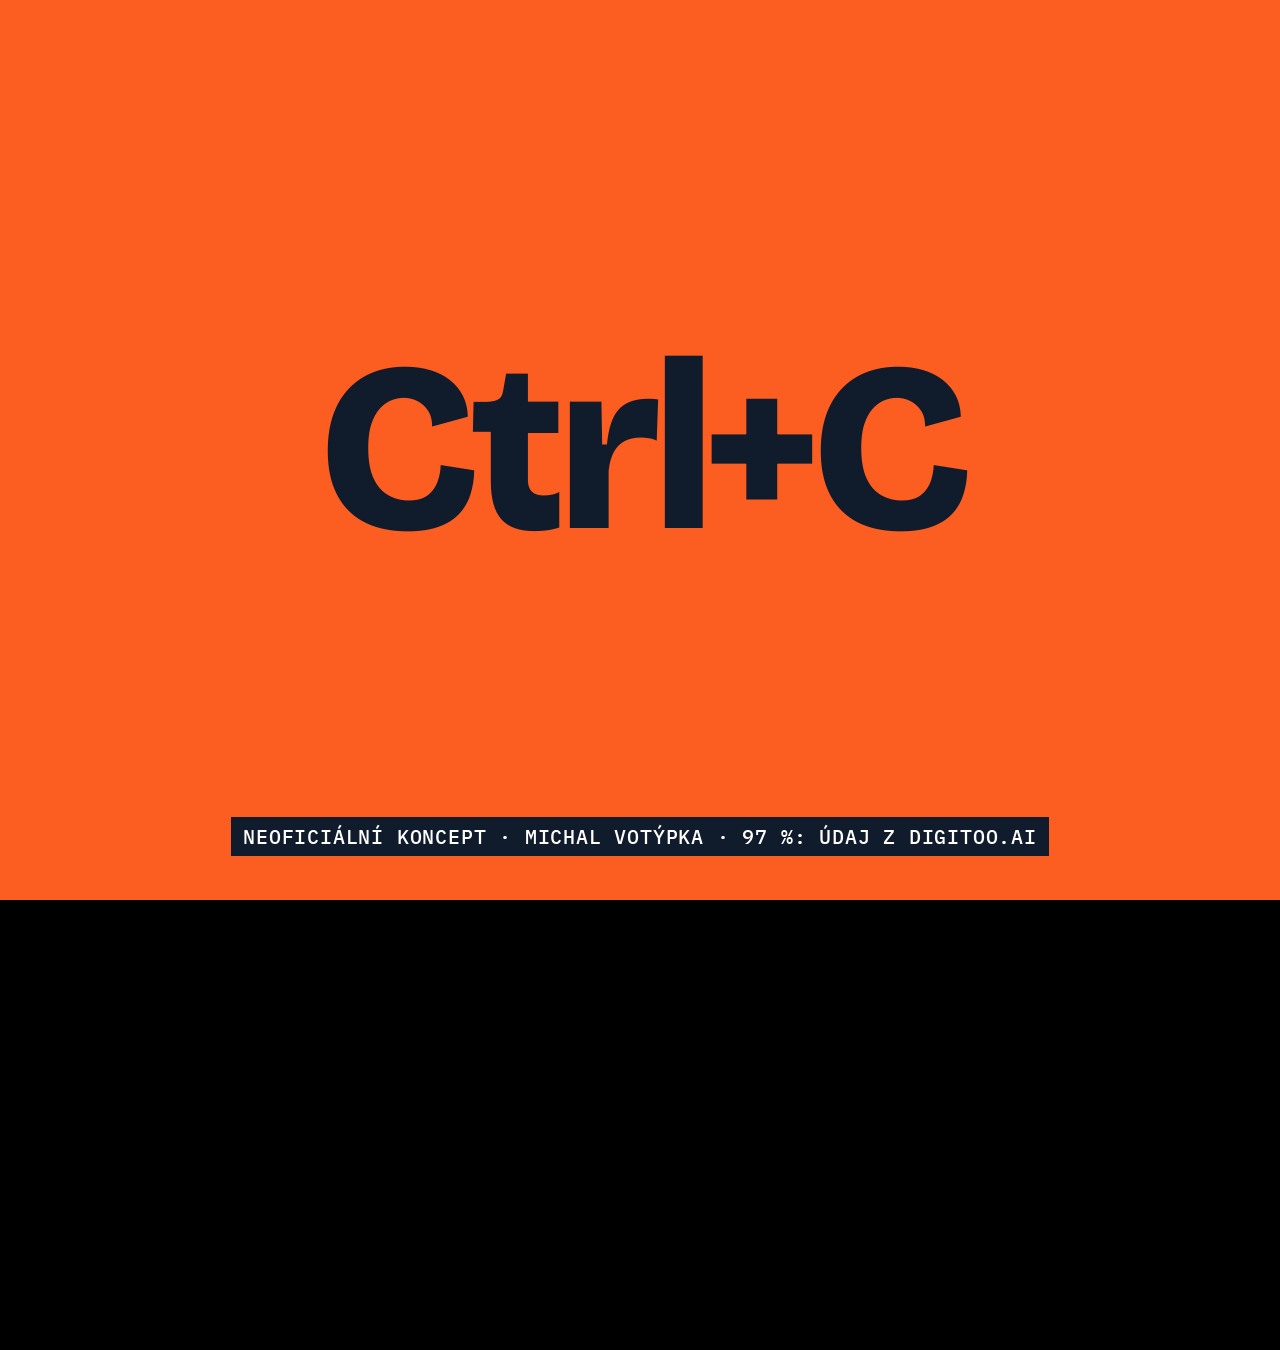
<file: concept/promo.html>
<!doctype html><html lang="cs"><head><meta charset="utf-8"><title>Spec concept: promo</title>
<link rel="stylesheet" href="brand.css">
<style>
html,body{width:1080px;height:1350px;overflow:hidden;background:#000}
#s{position:absolute;inset:0;overflow:hidden}
.layer{position:absolute;inset:0;display:none}
.t{position:absolute;font-weight:800;letter-spacing:-.05em;line-height:.95}
#copy{font-size:210px;left:0;right:0;top:50%;text-align:center;transform:translateY(-50%)}
.sheet{position:absolute;width:420px;height:560px;background:#fff;box-shadow:0 14px 40px rgba(16,27,43,.25)}
.sheet i{position:absolute;left:36px;height:16px;background:#D7E3F4}
#inv{position:absolute;left:90px;right:90px;top:230px;background:#fff;padding:46px 50px;box-shadow:0 24px 70px rgba(16,27,43,.16);font-family:var(--mono);font-weight:500;font-size:31px;color:var(--navy)}
#inv .hd{font-family:var(--display);font-weight:800;font-size:54px;letter-spacing:-.03em;margin-bottom:16px}
#inv .r{display:flex;justify-content:space-between;align-items:center;padding:24px 0;border-bottom:2px solid #E6EEFF}
#inv .r:last-child{border:0}
#inv .l{opacity:.55}#inv .v{padding:6px 12px;--s:20px;--w:5px}
#inv .v.off::before{display:none}
#line{position:absolute;left:0;right:0;height:6px;background:var(--orange);box-shadow:0 0 44px 12px rgba(252,94,34,.5)}
#pct{position:absolute;left:90px;bottom:100px;font-weight:800;font-size:200px;letter-spacing:-.06em;color:var(--blue);line-height:1}
#pctl{position:absolute;left:560px;bottom:130px;font-size:46px;font-weight:700;letter-spacing:-.02em;line-height:1.05}
.node{position:absolute;left:90px;right:90px;height:170px;display:flex;align-items:center;gap:36px;font-size:66px;font-weight:800;letter-spacing:-.04em;color:#fff}
.node b{flex:none;width:120px;height:120px;border-radius:50%;background:var(--orange);display:grid;place-items:center;font-size:62px;color:#fff}
#rail{position:absolute;left:147px;width:6px;background:var(--orange);top:300px}
.erp{display:inline-block;background:#fff;color:var(--ink);font-size:36px;padding:10px 20px;margin-right:14px;letter-spacing:-.02em;font-weight:700}
#erps{position:absolute;left:246px;top:1045px;white-space:nowrap}
#end .wordmark{position:absolute;left:0;right:0;text-align:center;top:520px;font-size:190px;color:#fff}
#end p{position:absolute;left:0;right:0;text-align:center;top:760px;font-size:56px;font-weight:600;letter-spacing:-.03em;color:#fff}
#spec{position:absolute;left:0;right:0;bottom:44px;text-align:center;font-size:20px;z-index:5;background:#101B2B;color:#fff;width:max-content;margin:auto;padding:6px 12px}
</style></head><body><div id="s">
 <div class="layer" id="l1"><div class="t" id="copy"></div></div>
 <div class="layer" id="l2" style="background:var(--navy)"><div id="sheets"></div><div class="t" id="eom" style="left:72px;top:80px;font-size:140px;color:#fff;white-space:nowrap">Konec měsíce.</div></div>
 <div class="layer" id="l3" style="background:var(--ink)"><div class="t" id="stop" style="left:0;right:0;text-align:center;top:560px;font-size:230px;color:var(--orange)">Stop.</div></div>
 <div class="layer" id="l4" style="background:var(--paper)">
  <div class="t" style="left:90px;top:84px;font-size:96px" id="h4">AI čte. Vy ne.</div>
  <div id="inv"><div class="hd">Faktura 2026-0418</div>
   <div class="r"><span class="l">Dodavatel</span><span class="v scan off" style="--c:var(--blue)">Vzorová dílna s.r.o.</span></div>
   <div class="r"><span class="l">IČO</span><span class="v scan off">12345678</span></div>
   <div class="r"><span class="l">Splatnost</span><span class="v scan off" style="--c:#E23FC4">14. 12. 2026</span></div>
   <div class="r"><span class="l">Předkontace</span><span class="v scan off" style="--c:var(--blue)">518 / služby</span></div>
   <div class="r"><span class="l">Celkem</span><span class="v scan off">48 912,50 Kč</span></div>
  </div><div id="line"></div>
  <div id="pct">0 %</div><div id="pctl">přesnost čtení<br>bez šablon</div>
 </div>
 <div class="layer" id="l5" style="background:var(--blue)">
  <div id="rail"></div>
  <div class="node" style="top:220px"><b>1</b>Přečteno</div>
  <div class="node" style="top:520px"><b>2</b>Schváleno</div>
  <div class="node" style="top:820px"><b>3</b>Zaúčtováno</div>
  <div id="erps"><span class="erp">Pohoda</span><span class="erp">Abra</span><span class="erp">Helios</span><span class="erp">SAP</span></div>
 </div>
 <div class="layer" id="l6" style="background:var(--orange)"><div class="t" style="left:72px;top:380px;font-size:190px;color:var(--ink)" id="h6">Nikdo na ni nesáhl.</div></div>
 <div class="layer" id="end" style="background:var(--blue)"><div class="wordmark">digitoo</div><p>Přepisování nechte AI.</p></div>
 <div id="spec" class="spec">neoficiální koncept · Michal Votýpka · 97 %: údaj z digitoo.ai</div>
</div>
<script>
// Every frame is a pure function of t, so the render is deterministic. 120 BPM: one beat = 0.5 s.
const $=id=>document.getElementById(id), clamp=(x,a=0,b=1)=>Math.min(b,Math.max(a,x));
const out=x=>1-Math.pow(1-clamp(x),3), back=x=>{x=clamp(x);const c=1.70158;return 1+(c+1)*Math.pow(x-1,3)+c*Math.pow(x-1,2)};
const DUR=20;
const sheets=[];for(let i=0;i<14;i++){const e=document.createElement('div');e.className='sheet';e.innerHTML='<i style="top:44px;width:170px"></i><i style="top:104px;width:330px"></i><i style="top:150px;width:290px"></i><i style="top:196px;width:310px"></i>';$('sheets').append(e);
 sheets.push({e,x:(i*197)%760-40,y:400+(i*131)%430,r:((i*53)%40)-20,t:3.2+i*.1});}
const fields=[...document.querySelectorAll('#inv .v')];
function show(id){document.querySelectorAll('.layer').forEach(l=>l.style.display=l.id===id?'block':'none')}
window.seek=function(t){
 if(t<3){ // Ctrl+C / Ctrl+V, one hit per beat, then double time
  show('l1');const step=t<2?.5:.25,n=Math.floor(t/step),on=n%2===0;
  $('l1').style.background=on?'#FC5E22':'#101B2B';$('copy').style.color=on?'#101B2B':'#FC5E22';$('copy').textContent=on?'Ctrl+C':'Ctrl+V';
  const p=(t-n*step)/step;$('copy').style.transform=`translateY(-50%) scale(${1.14-.14*out(p*2)})`;
 }else if(t<5){ // the pile lands
  show('l2');for(const s of sheets){const p=out((t-s.t)/.35);s.e.style.display=t<s.t?'none':'block';s.e.style.left=s.x+'px';s.e.style.top=(-620+(620+s.y)*p)+'px';s.e.style.transform=`rotate(${s.r}deg)`}
  $('eom').style.transform=`translateY(${(1-out((t-3)/.3))*-60}px)`;
 }else if(t<6){ // silence
  show('l3');$('stop').style.transform=`scale(${1.3-.3*out((t-5)/.18)})`;
 }else if(t<12){ // scan
  show('l4');const p=clamp((t-6.5)/3.5);$('line').style.display=t>6.5&&t<10.1?'block':'none';$('line').style.top=(230+p*640)+'px';
  $('inv').style.transform=`translateY(${(1-out((t-6)/.4))*900}px)`;$('h4').style.opacity=clamp((t-6.2)/.2);
  fields.forEach((f,i)=>f.classList.toggle('off',t<7+i*.5));
  const c=clamp((t-10)/1);$('pct').textContent=Math.round(97*out(c))+' %';$('pct').style.opacity=t>=10?1:0;$('pctl').style.opacity=clamp((t-10.4)/.2);
 }else if(t<15.5){ // route
  show('l5');const ns=[...document.querySelectorAll('.node')],ts=[12,13,14];
  ns.forEach((n,i)=>{const p=back((t-ts[i])/.35);n.style.opacity=t<ts[i]?0:1;n.style.transform=`translateX(${(1-p)*-160}px)`});
  $('rail').style.height=clamp((t-12)/2)*600+'px';$('erps').style.opacity=clamp((t-14.4)/.2);$('erps').style.transform=`translateY(${(1-out((t-14.4)/.3))*30}px)`;
 }else if(t<17.5){ // payoff
  show('l6');$('h6').style.transform=`translateY(${(1-out((t-15.5)/.3))*80}px)`;
 }else{ // end card
  show('end');const p=back((t-17.5)/.4);document.querySelector('#end .wordmark').style.transform=`scale(${.8+.2*p})`;document.querySelector('#end p').style.opacity=clamp((t-18)/.25);
 }
};
seek(+new URLSearchParams(location.search).get('t')||0);
</script></body></html>
</file>
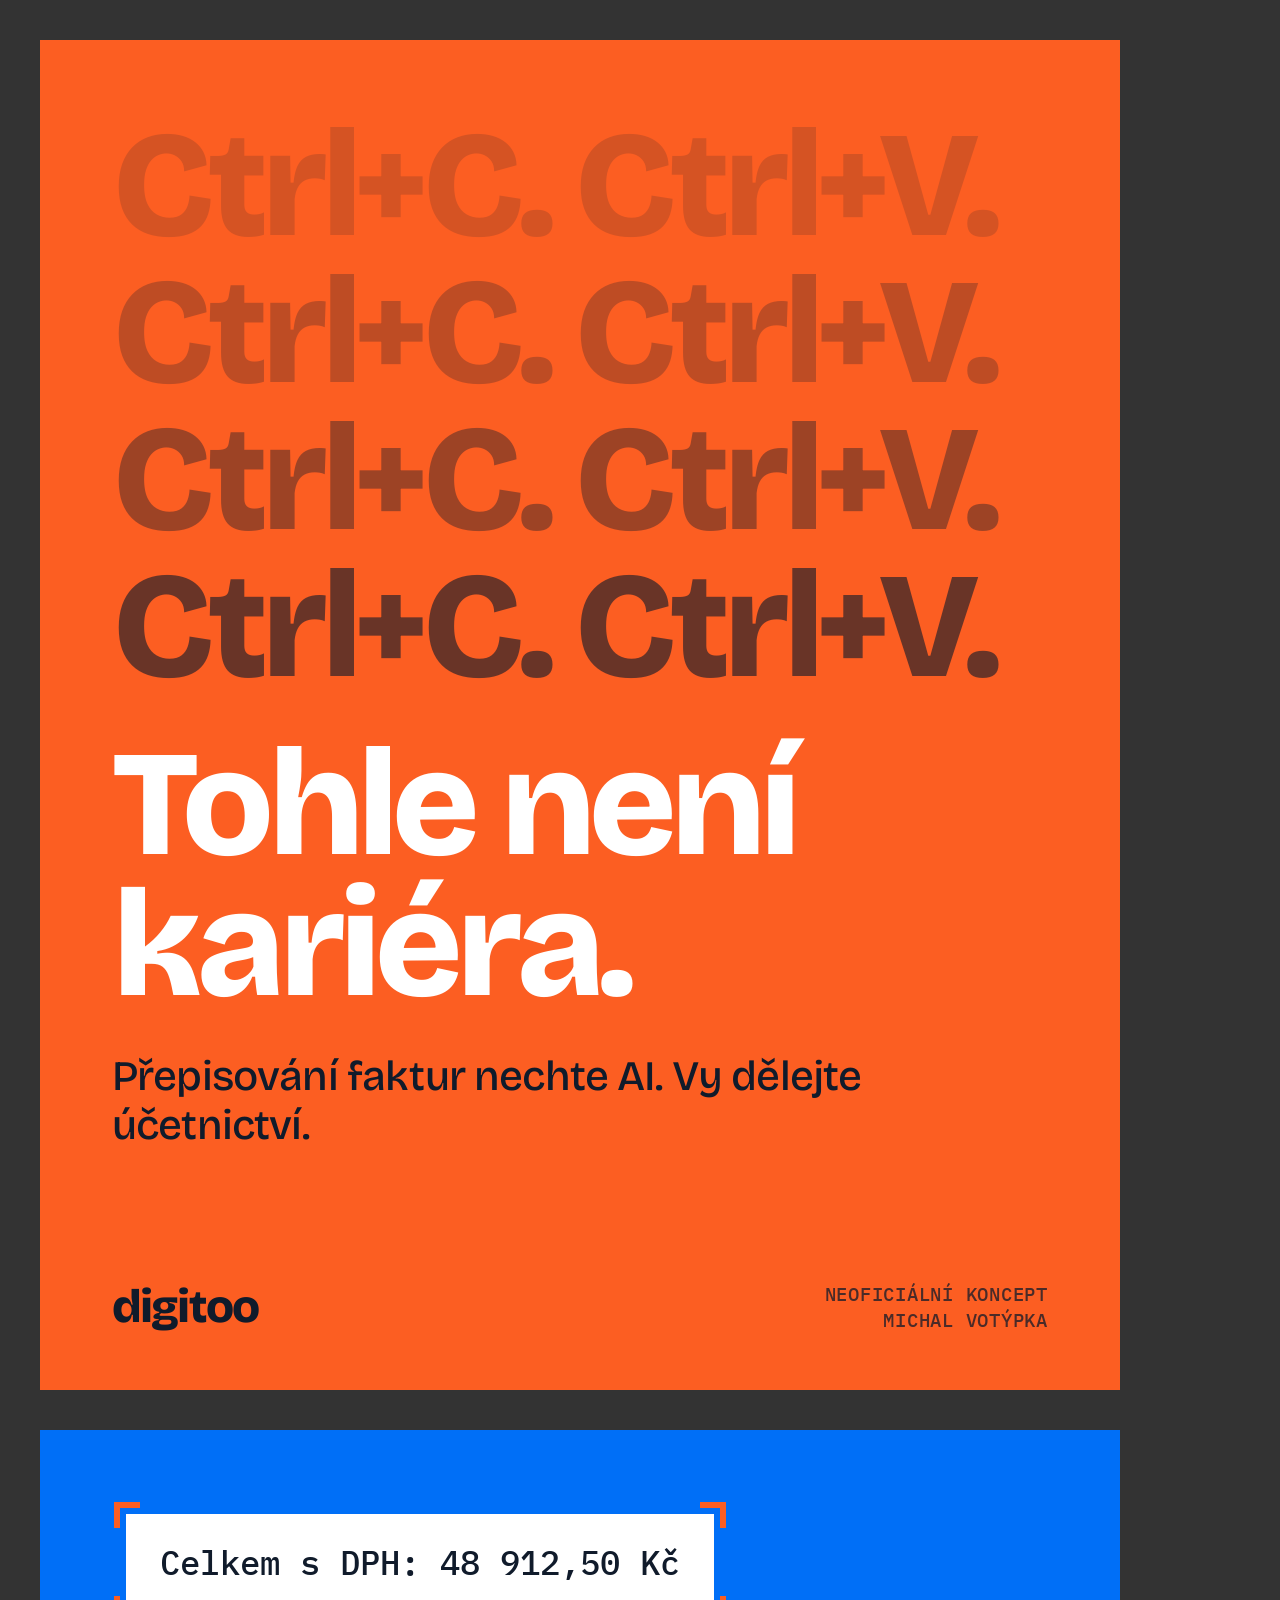
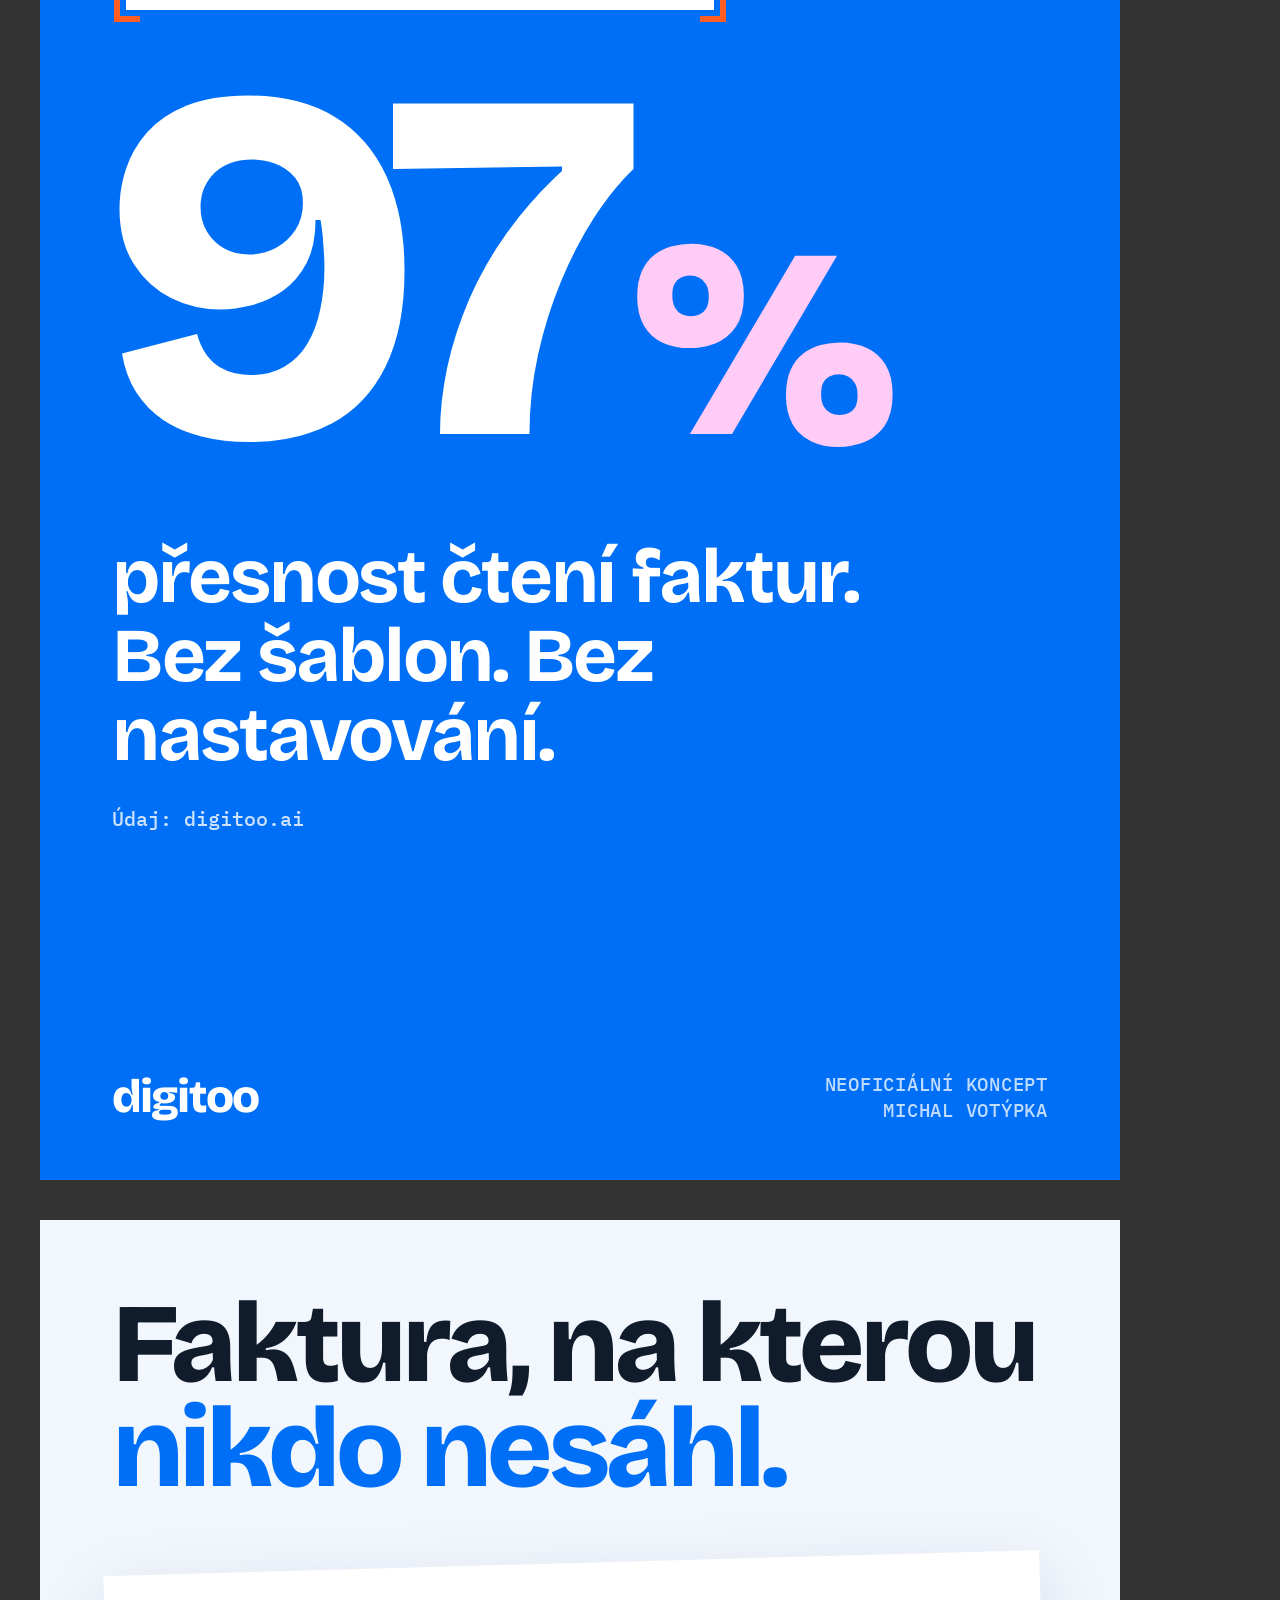
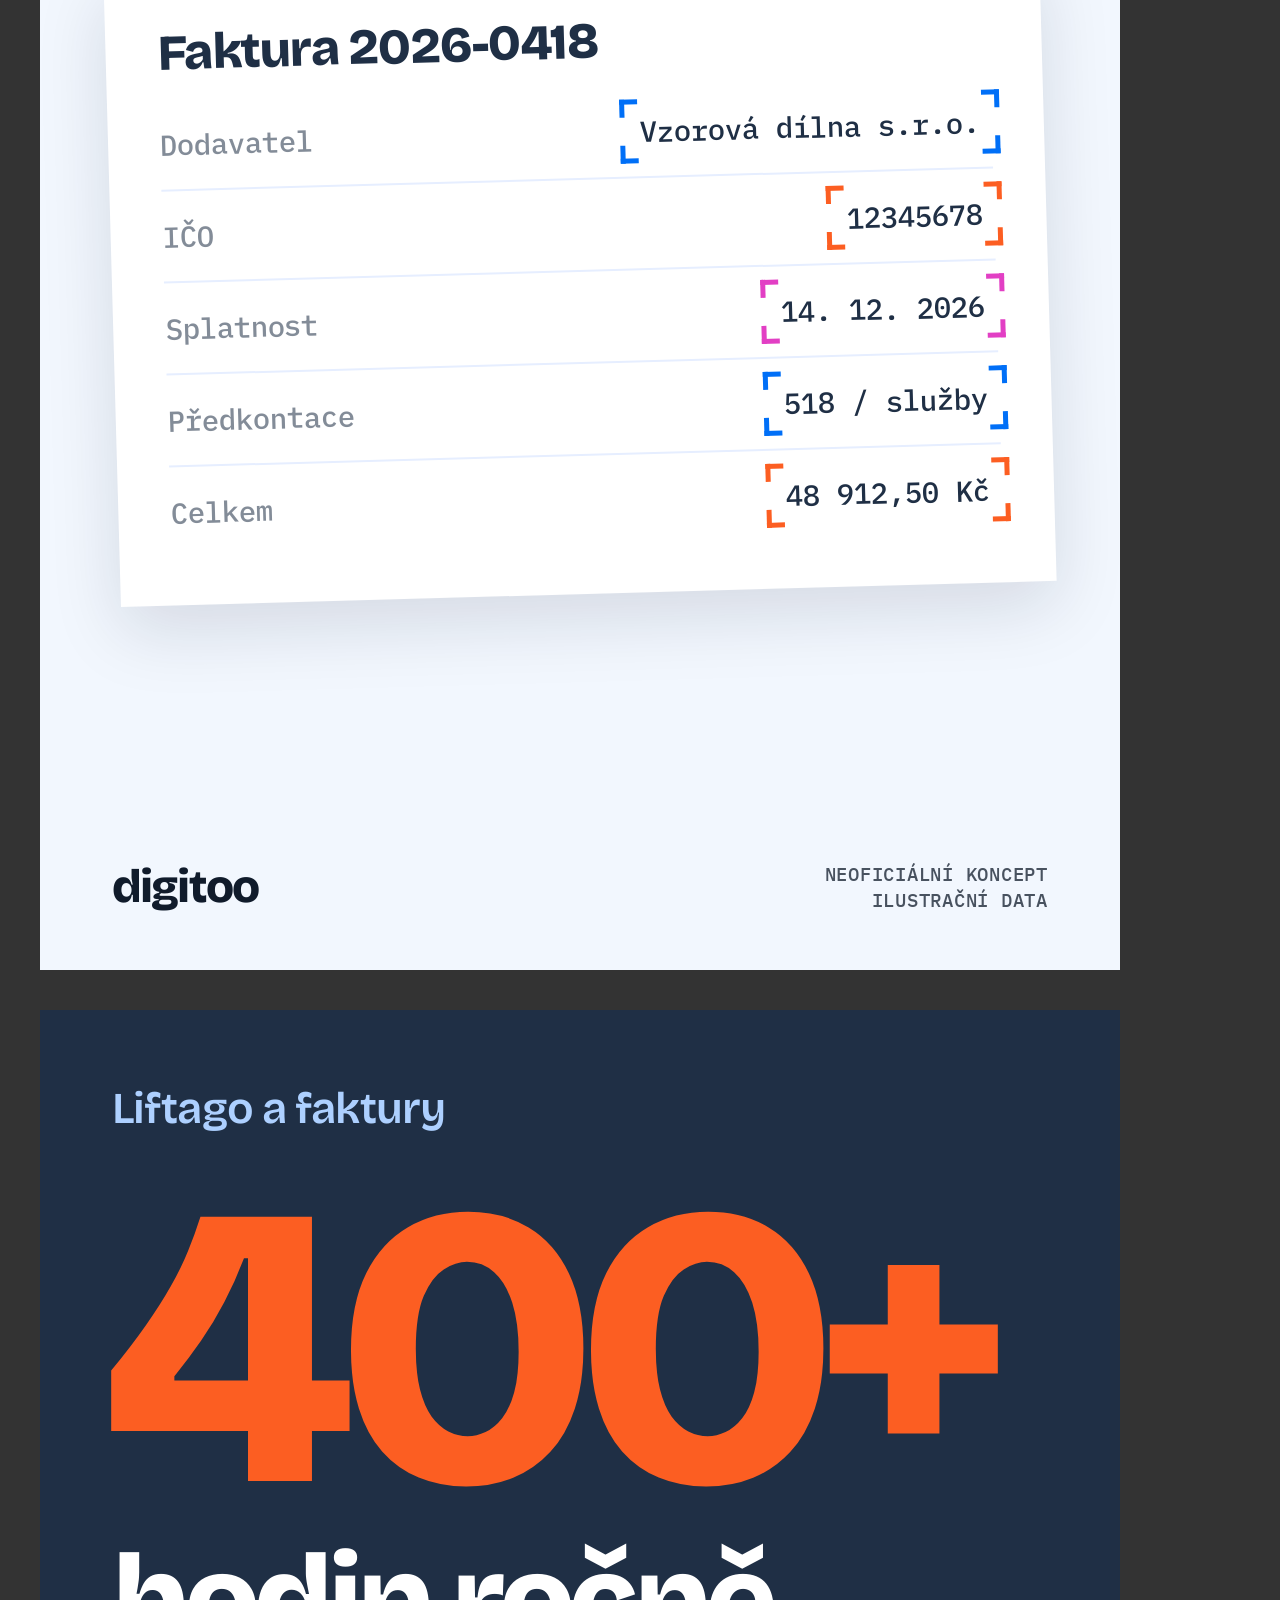
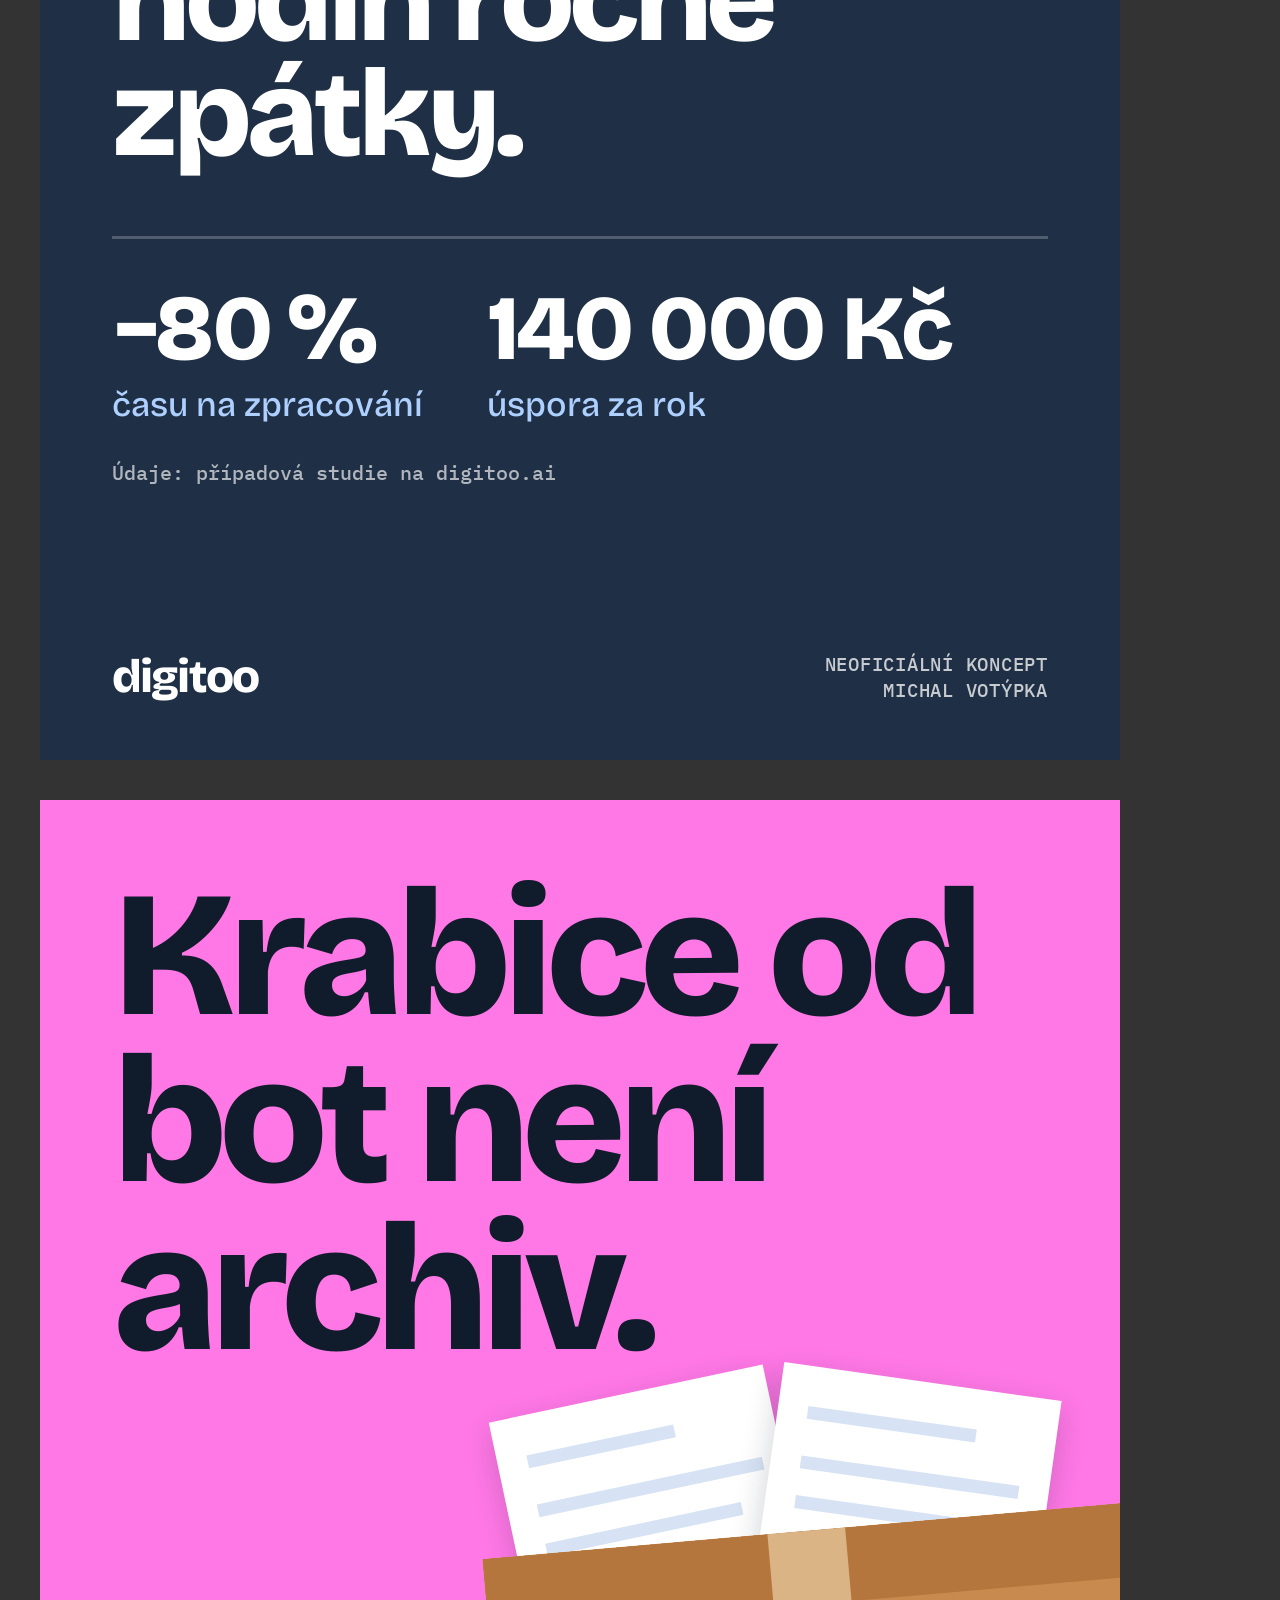
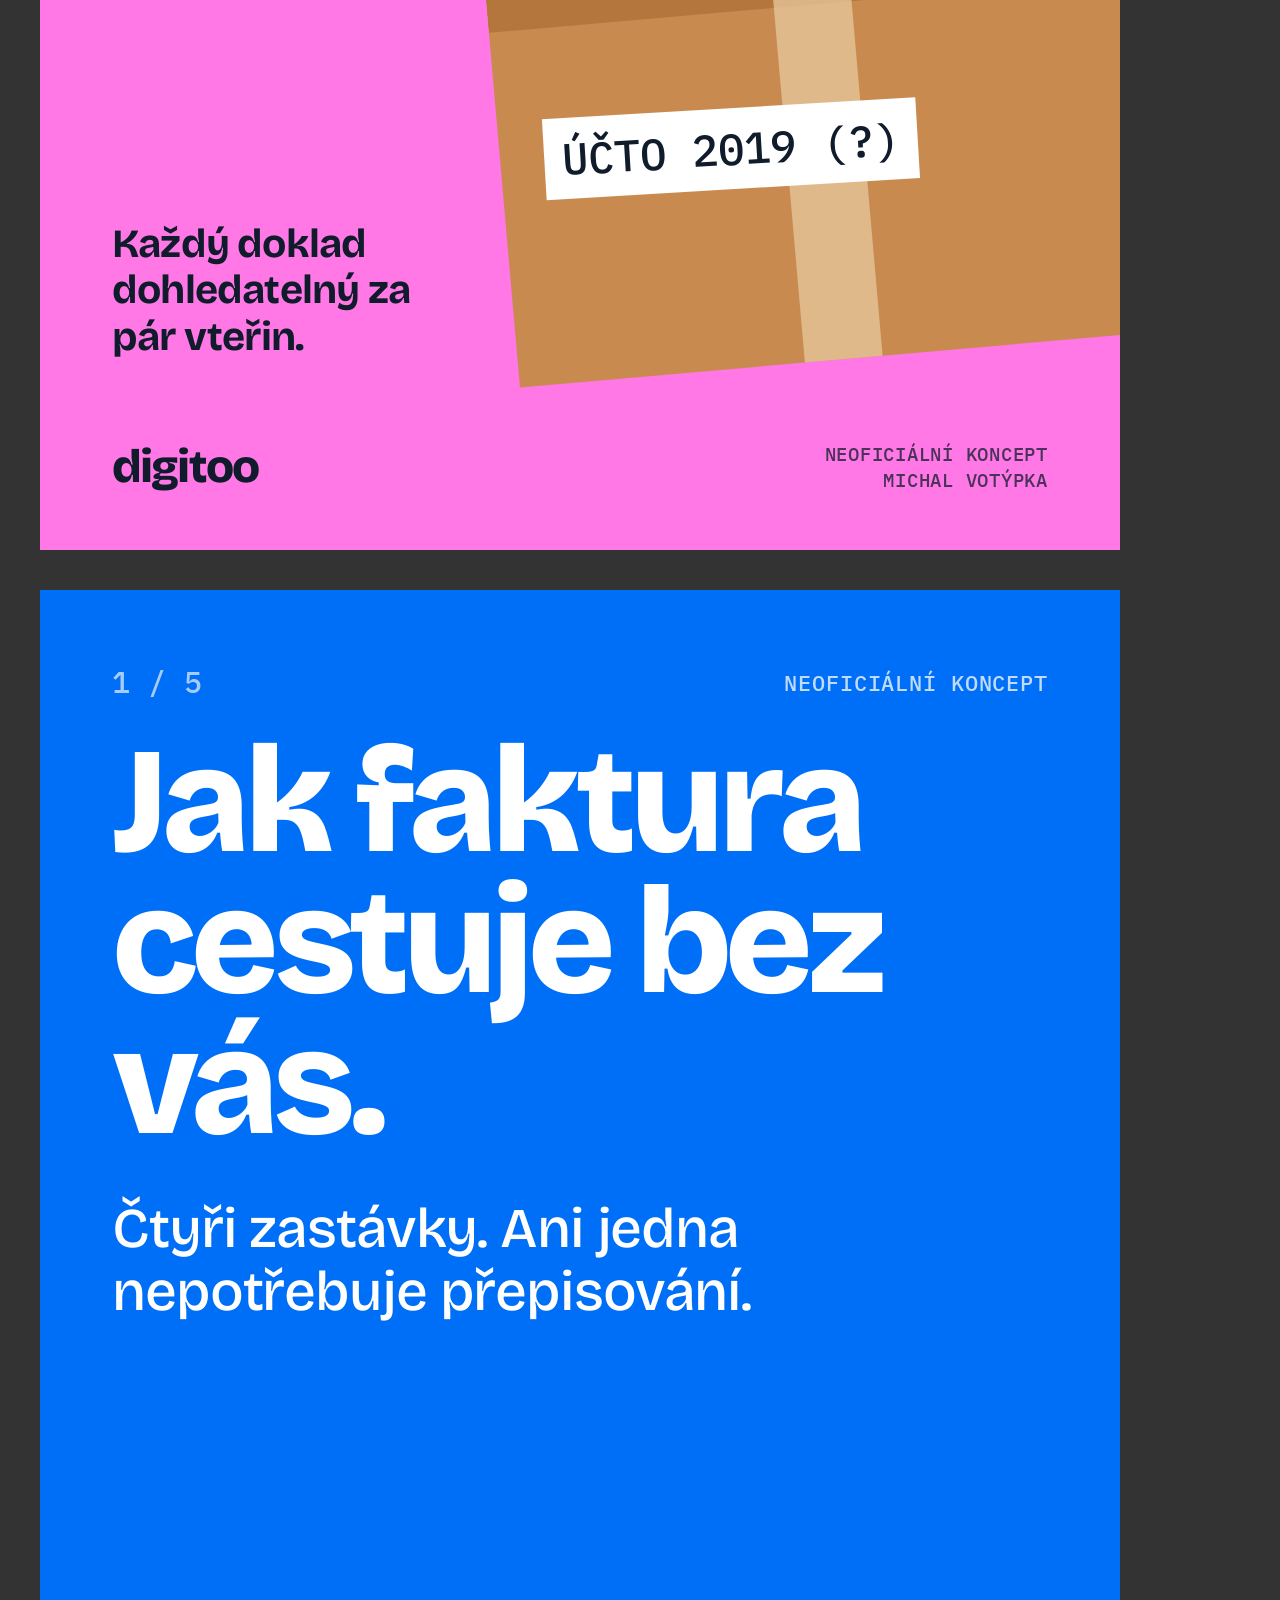
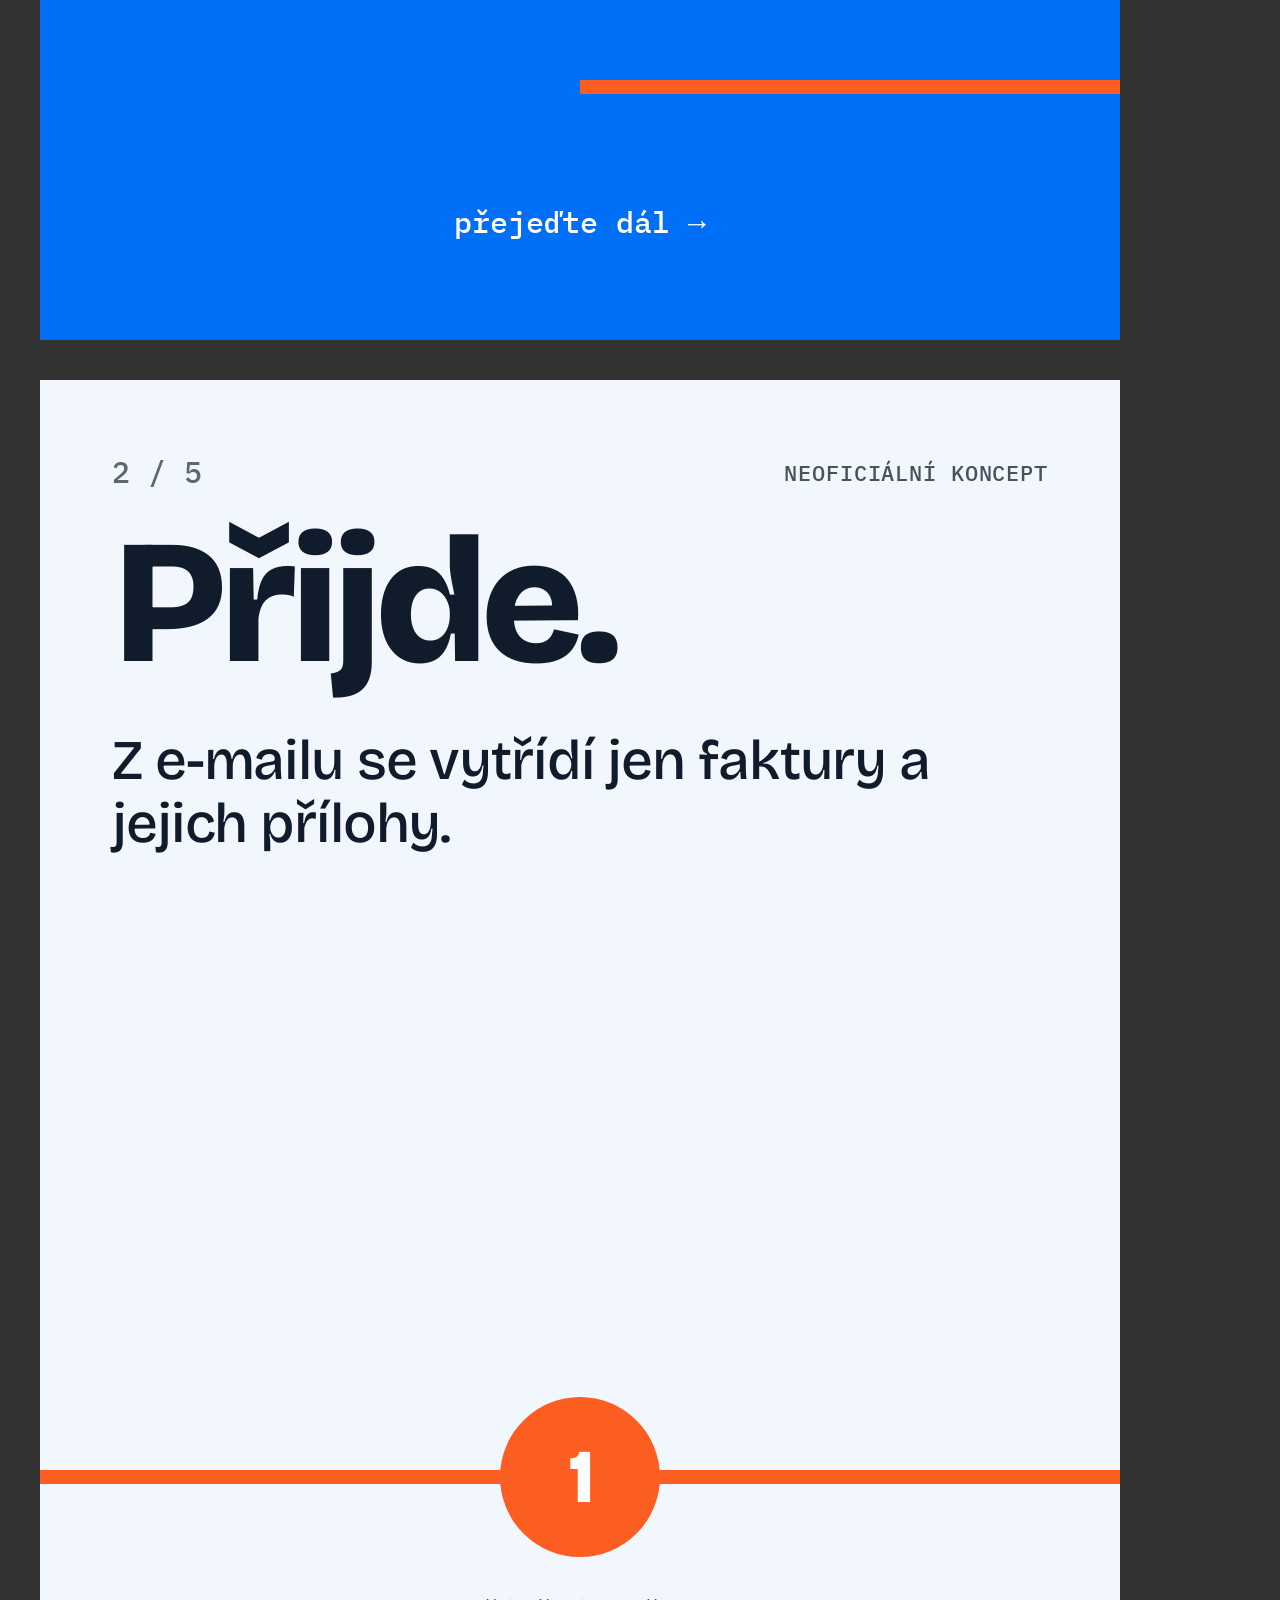
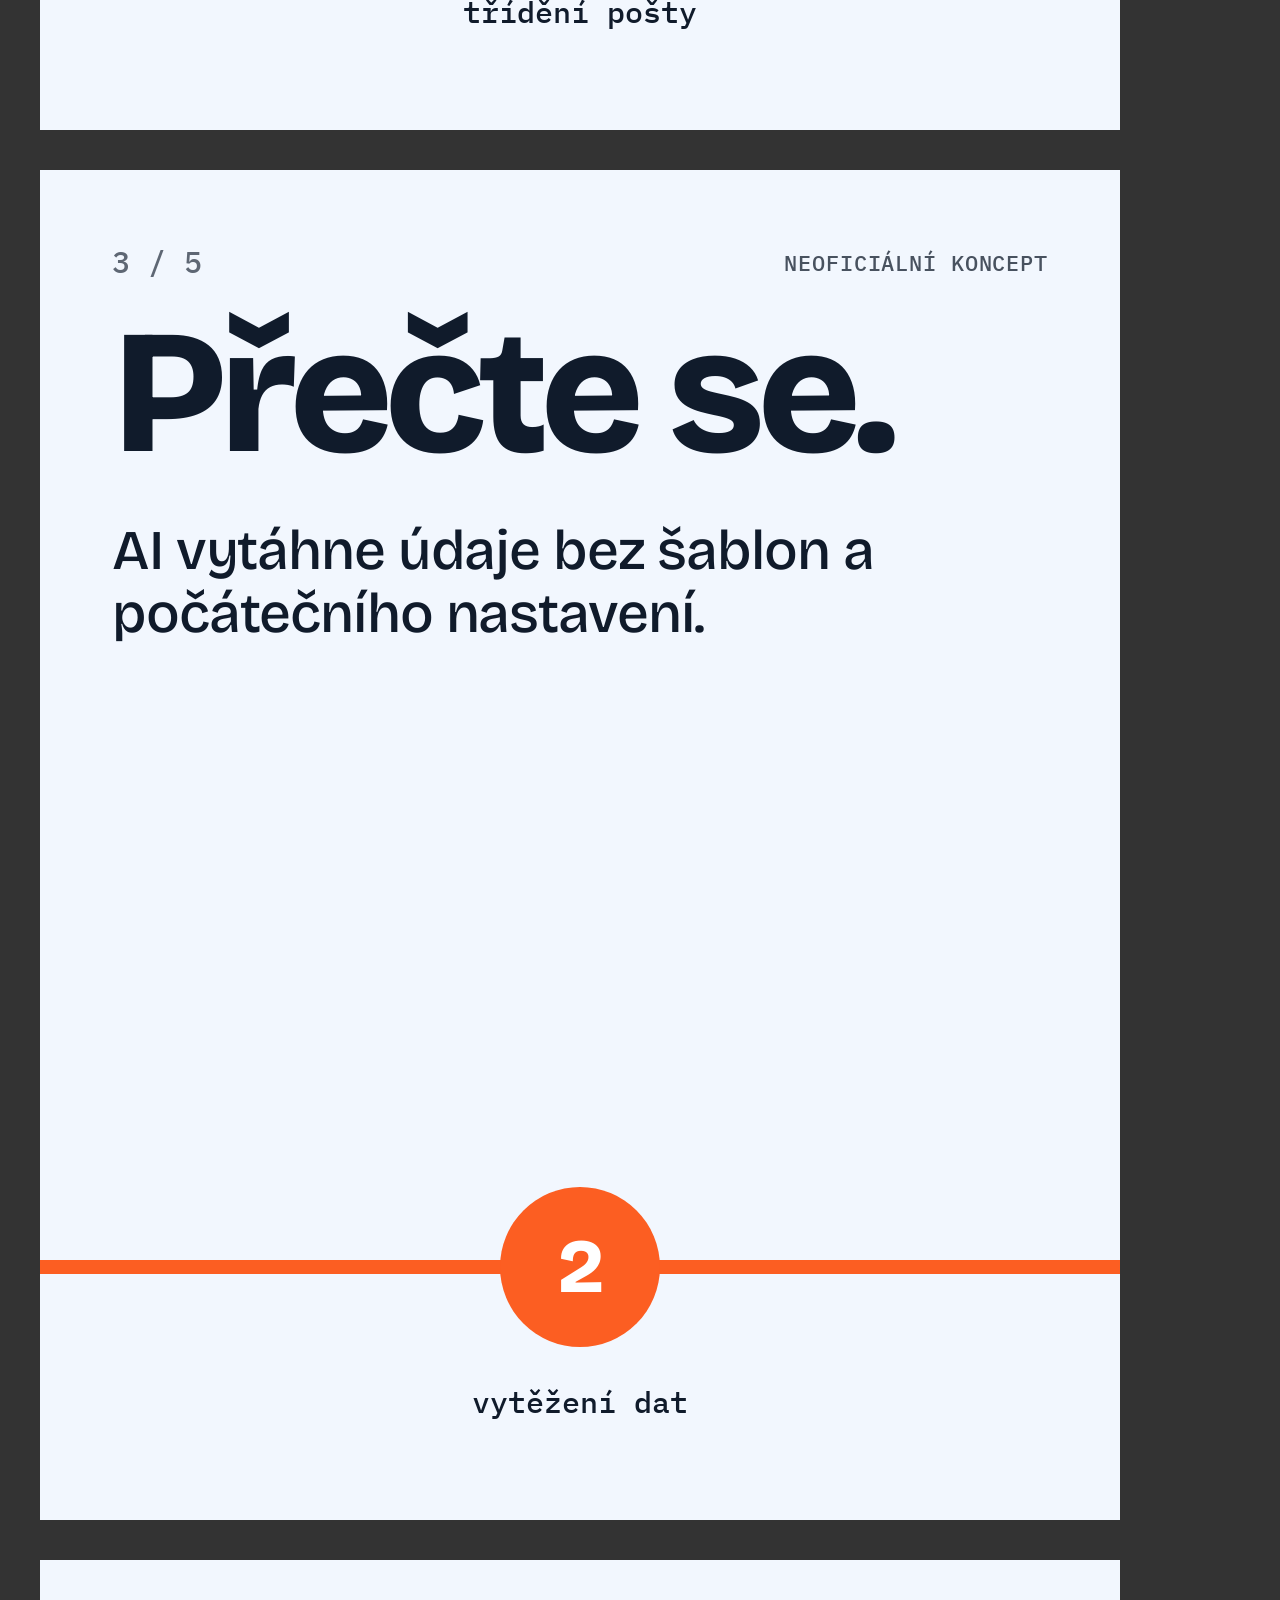
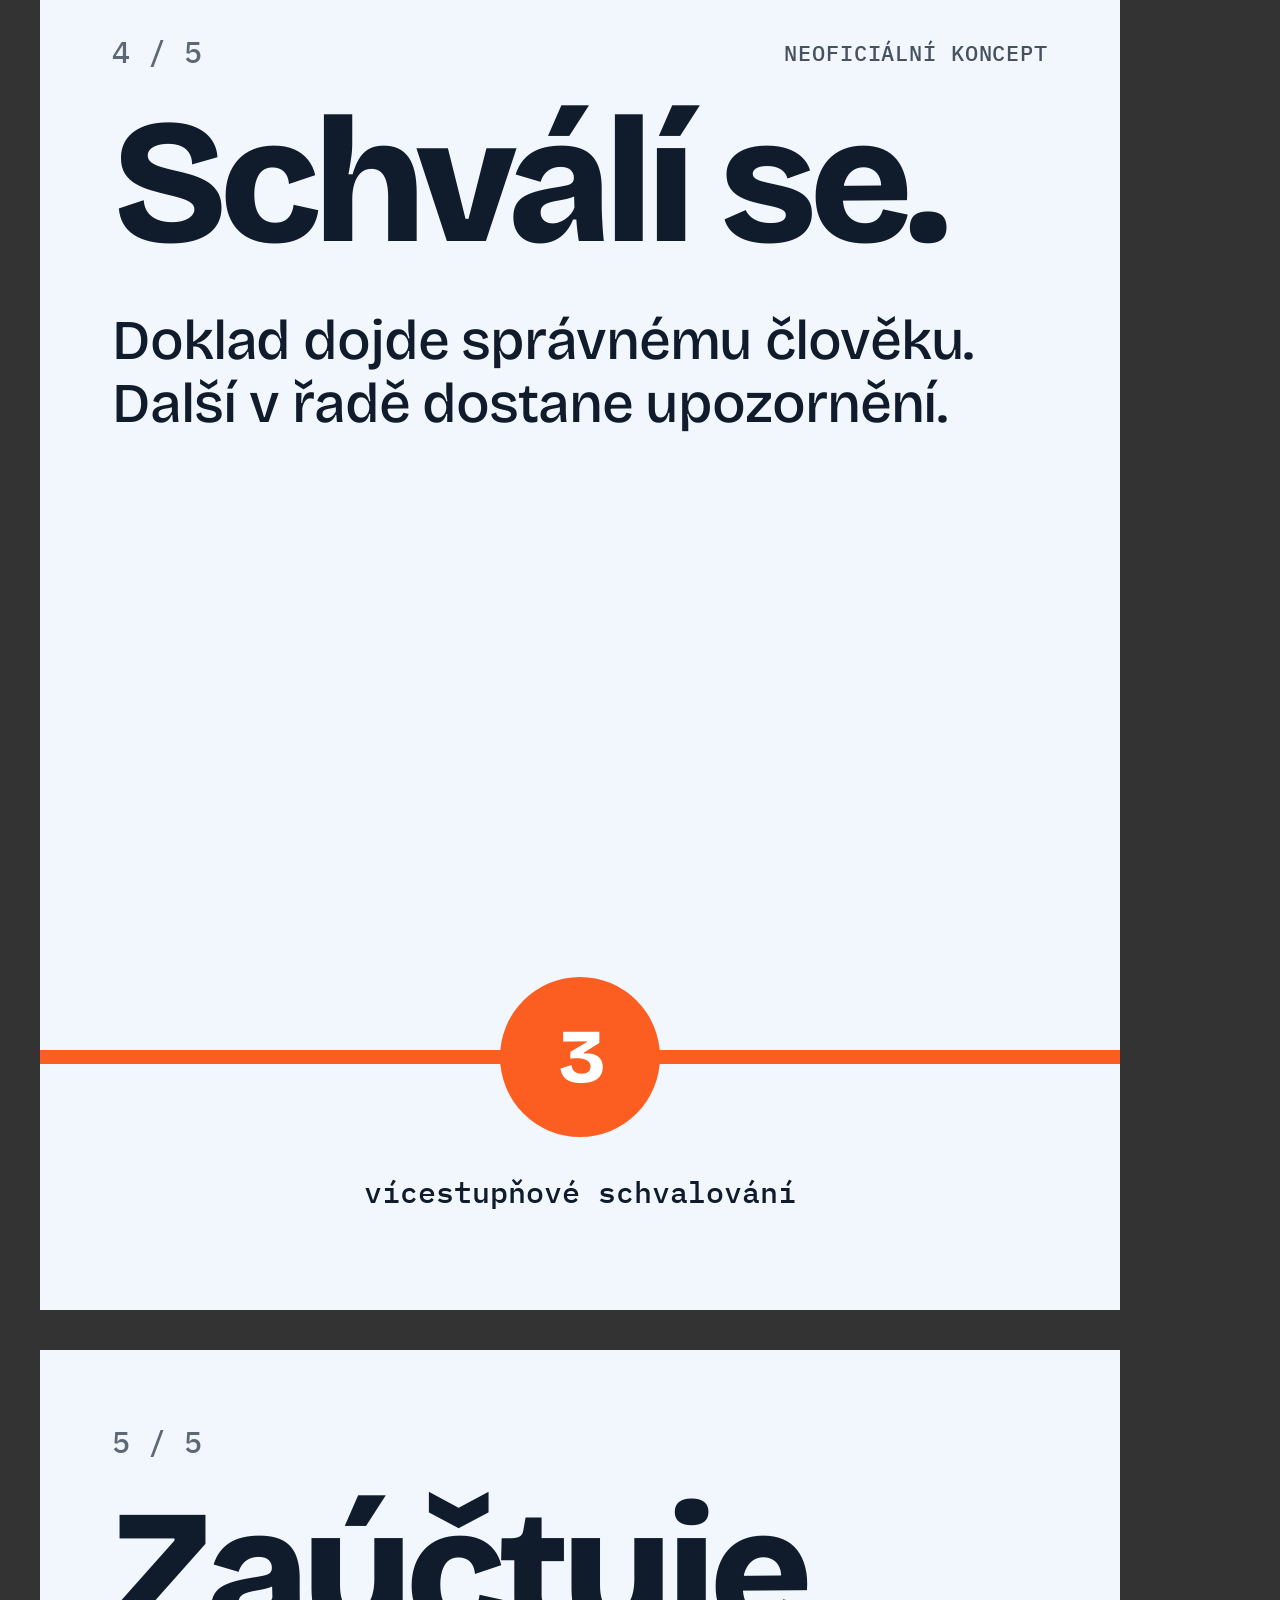
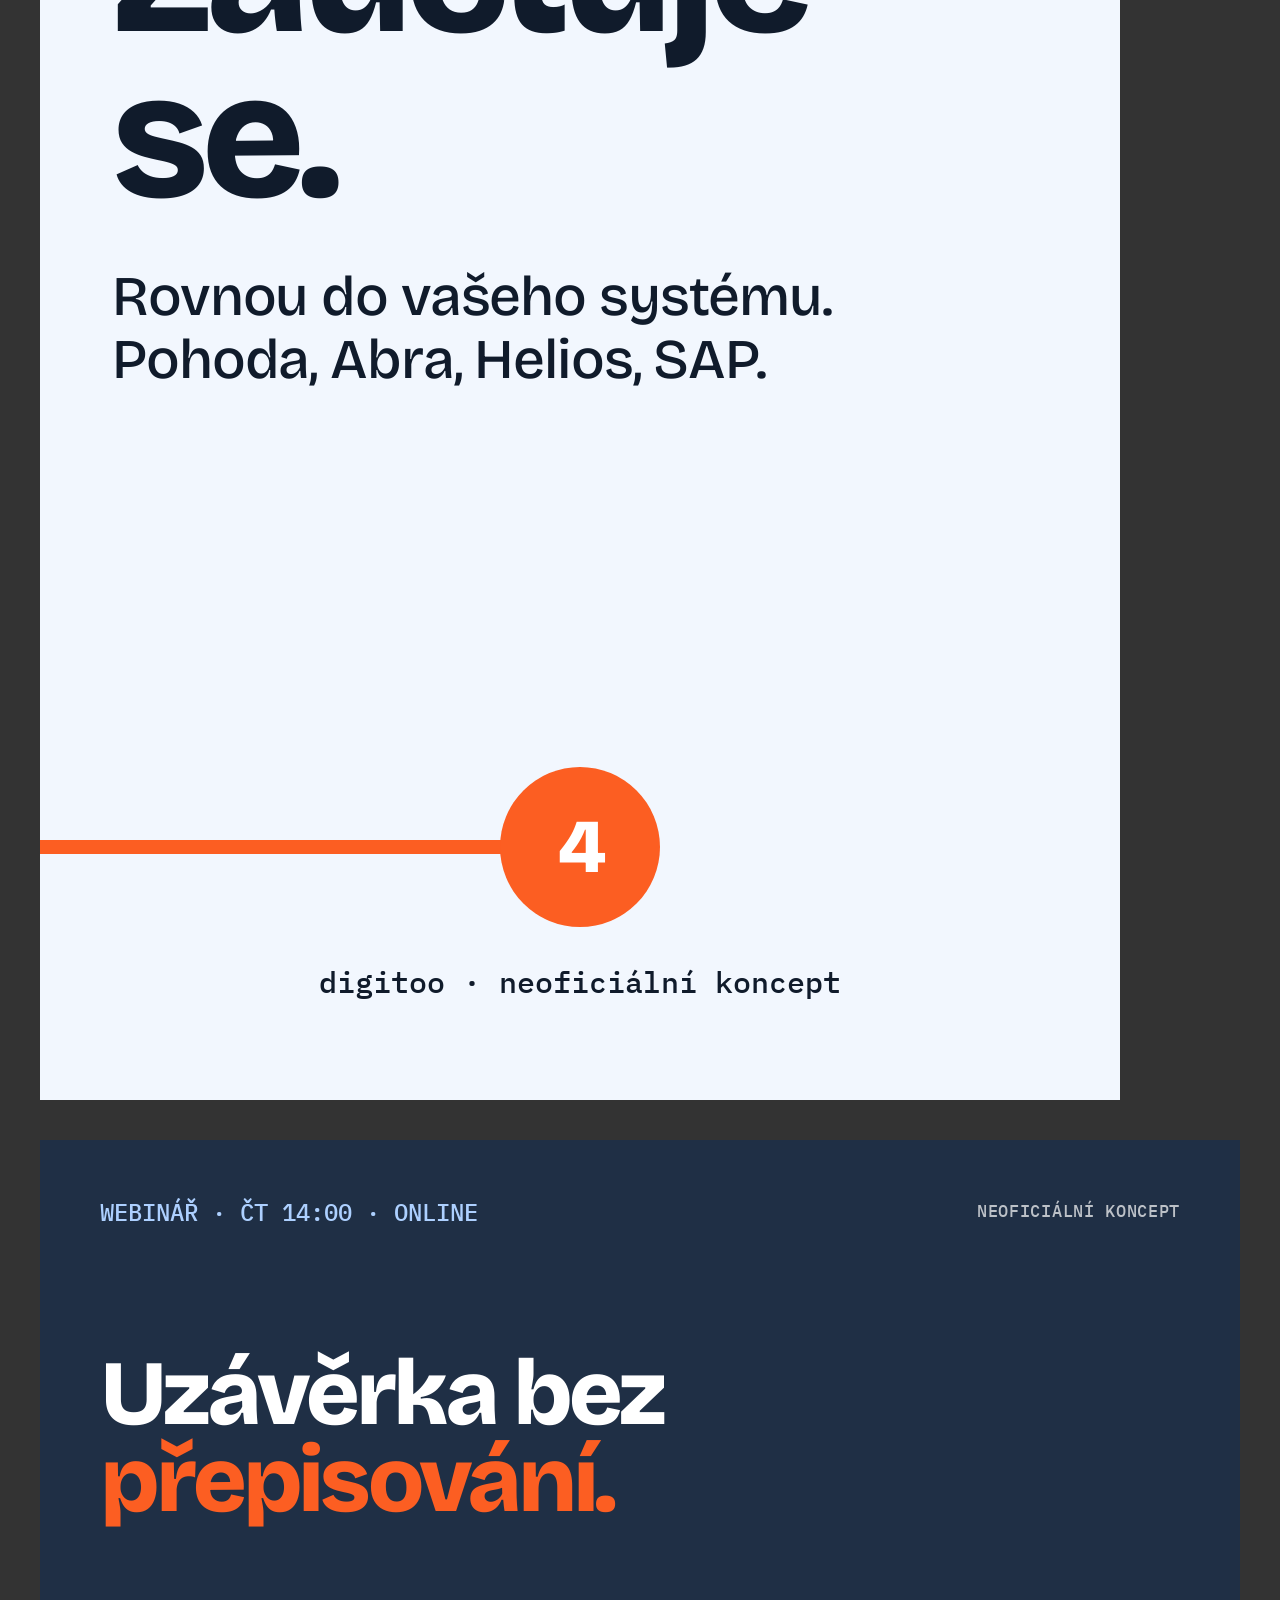
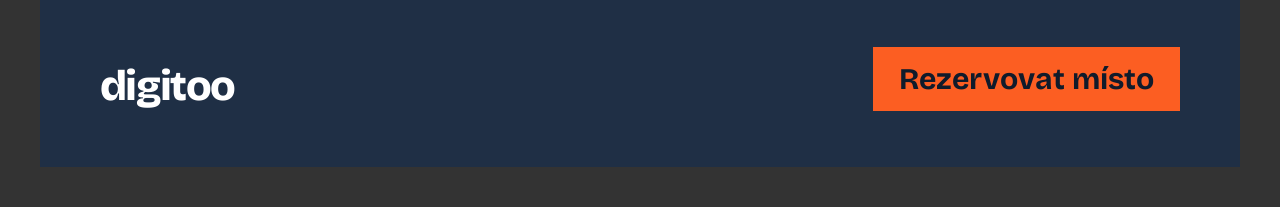
<file: concept/social.html>
<!doctype html><html lang="cs"><head><meta charset="utf-8"><title>Spec concept: social</title>
<link rel="stylesheet" href="brand.css">
<style>
body{background:#333;display:flex;flex-wrap:wrap;gap:40px;padding:40px}
.ab{width:1080px;height:1350px;position:relative;overflow:hidden;padding:72px;display:flex;flex-direction:column;flex:none}
.foot{position:absolute;left:72px;right:72px;bottom:56px;display:flex;justify-content:space-between;align-items:flex-end}
.foot .wordmark{font-size:46px}.foot .spec{font-size:19px;opacity:.75;text-align:right;line-height:1.4}
h2{font-weight:800;letter-spacing:-.045em;line-height:.94}
.sub{font-size:42px;line-height:1.16;font-weight:500;letter-spacing:-.02em}
#p1{background:var(--orange);color:var(--ink)}
#p1 .rows{font-weight:800;font-size:150px;letter-spacing:-.05em;line-height:.98;white-space:nowrap}
#p1 .rows div:nth-child(1){opacity:.16}#p1 .rows div:nth-child(2){opacity:.26}#p1 .rows div:nth-child(3){opacity:.4}#p1 .rows div:nth-child(4){opacity:.62}
#p1 h2{font-size:150px;color:#fff;margin-top:34px}
#p1 .sub{margin-top:36px;max-width:800px}
#p2{background:var(--blue);color:#fff}
#p2 .big{font-size:500px;font-weight:800;letter-spacing:-.07em;line-height:.9;margin:34px 0 0 -14px}
#p2 .big span{font-size:270px;color:var(--pink-soft)}
#p2 .sub{font-size:76px;font-weight:700;letter-spacing:-.03em;line-height:1.04;margin-top:44px}
#p2 .chip{align-self:flex-start;background:#fff;color:var(--ink);padding:26px 34px;font-family:var(--mono);font-weight:500;font-size:34px;--c:var(--orange);margin:12px 0 0 14px}
#p2 .src{font-family:var(--mono);font-weight:500;font-size:20px;margin-top:30px;opacity:.8}
#p3{background:var(--paper)}
#p3 h2{font-size:112px}#p3 h2 em{font-style:normal;color:var(--blue)}
.inv{background:#fff;margin-top:60px;padding:48px 52px;box-shadow:0 24px 70px rgba(16,27,43,.13);transform:rotate(-1.6deg);font-family:var(--mono);font-weight:500;font-size:29px;color:var(--navy)}
.inv .r{display:flex;justify-content:space-between;align-items:center;padding:21px 0;border-bottom:2px solid #E6EEFF}.inv .r:last-child{border:0}
.inv .l{opacity:.55}.inv .v{padding:5px 12px}
.inv .hd{font-family:var(--display);font-weight:800;font-size:50px;letter-spacing:-.03em;margin-bottom:16px}
#p3 .v.scan{--s:18px;--w:5px}#p3 .v.b{--c:var(--blue)}#p3 .v.p{--c:#E23FC4}
#p4{background:var(--navy);color:#fff}
#p4 .k{font-size:44px;font-weight:600;letter-spacing:-.02em;color:var(--sky)}
#p4 .big{font-size:400px;font-weight:800;letter-spacing:-.07em;line-height:.92;color:var(--orange);margin:30px 0 0 -10px}
#p4 h2{font-size:122px;margin-top:10px}
#p4 .stats{display:flex;gap:64px;margin-top:64px;border-top:3px solid rgba(255,255,255,.22);padding-top:34px}
#p4 .stats b{display:block;font-size:92px;letter-spacing:-.04em;font-weight:800}#p4 .stats span{font-size:34px;color:var(--sky);font-weight:500}
#p4 .src{font-family:var(--mono);font-weight:500;font-size:20px;margin-top:34px;opacity:.65}
#p5{background:var(--pink);color:var(--ink)}
#p5 h2{font-size:178px}
.box{position:absolute;right:-30px;bottom:190px;width:650px;height:430px;background:#C98A4F;transform:rotate(-5deg);box-shadow:inset 0 74px 0 #B5763D}
.box::before{content:"";position:absolute;left:44%;top:0;width:12%;height:100%;background:#E7C89E;opacity:.75}
.box::after{content:"ÚČTO 2019 (?)";position:absolute;left:44px;top:170px;font-family:var(--mono);font-weight:500;font-size:44px;color:var(--ink);background:#fff;padding:12px 18px;transform:rotate(1.6deg)}
.sheet{position:absolute;width:280px;height:330px;background:#fff;box-shadow:0 10px 30px rgba(16,27,43,.2)}
.sheet i{position:absolute;left:30px;height:13px;background:#D7E3F4}
#p5 .sub{position:absolute;left:72px;bottom:190px;width:330px;font-weight:700;font-size:40px}
.c{background:var(--paper)}
.c.dark{background:var(--blue);color:#fff}
.c .lab{position:absolute;right:72px;top:78px;font-size:22px;opacity:.75}
.c .n{font-family:var(--mono);font-weight:500;font-size:30px;opacity:.65}
.c h2{font-size:176px;margin-top:30px}
.c .sub{font-size:56px;margin-top:44px;max-width:900px;line-height:1.12}
.c .rail{position:absolute;left:0;right:0;top:1090px;height:14px;background:var(--orange)}
.c.first .rail{left:540px}.c.last .rail{right:540px}
.c .dot{position:absolute;left:460px;top:1017px;width:160px;height:160px;border-radius:50%;background:var(--orange);display:grid;place-items:center;color:#fff;font-weight:800;font-size:76px;letter-spacing:-.04em}
.c .cap{position:absolute;left:72px;right:72px;top:1212px;text-align:center;font-family:var(--mono);font-weight:500;font-size:30px;line-height:1.35}
.bn{width:1200px;height:627px;position:relative;overflow:hidden;background:var(--navy);color:#fff;padding:56px 60px;display:flex;flex-direction:column;justify-content:space-between;flex:none}
.bn h2{font-size:92px;max-width:900px}.bn h2 em{font-style:normal;color:var(--orange)}
.bn .row{display:flex;justify-content:space-between;align-items:flex-end}
.bn .k{font-family:var(--mono);font-weight:500;font-size:24px;color:var(--sky)}
.bn .wordmark{font-size:42px}.bn .spec{font-size:17px;opacity:.7}
.bn .pill{background:var(--orange);color:var(--ink);font-weight:700;font-size:30px;padding:14px 26px}
</style></head><body>

<section class="ab" id="p1">
 <div class="rows"><div>Ctrl+C. Ctrl+V.</div><div>Ctrl+C. Ctrl+V.</div><div>Ctrl+C. Ctrl+V.</div><div>Ctrl+C. Ctrl+V.</div></div>
 <h2>Tohle není kariéra.</h2>
 <p class="sub">Přepisování faktur nechte AI. Vy dělejte účetnictví.</p>
 <div class="foot"><span class="wordmark">digitoo</span><span class="spec">neoficiální koncept<br>Michal Votýpka</span></div>
</section>

<section class="ab" id="p2">
 <div class="chip scan">Celkem s DPH: 48 912,50 Kč</div>
 <div class="big">97<span> %</span></div>
 <p class="sub">přesnost čtení faktur.<br>Bez šablon. Bez nastavování.</p>
 <p class="src">Údaj: digitoo.ai</p>
 <div class="foot"><span class="wordmark">digitoo</span><span class="spec">neoficiální koncept<br>Michal Votýpka</span></div>
</section>

<section class="ab" id="p3">
 <h2>Faktura, na kterou <em>nikdo nesáhl.</em></h2>
 <div class="inv">
  <div class="hd">Faktura 2026-0418</div>
  <div class="r"><span class="l">Dodavatel</span><span class="v scan b">Vzorová dílna s.r.o.</span></div>
  <div class="r"><span class="l">IČO</span><span class="v scan">12345678</span></div>
  <div class="r"><span class="l">Splatnost</span><span class="v scan p">14. 12. 2026</span></div>
  <div class="r"><span class="l">Předkontace</span><span class="v scan b">518 / služby</span></div>
  <div class="r"><span class="l">Celkem</span><span class="v scan">48 912,50 Kč</span></div>
 </div>
 <div class="foot"><span class="wordmark">digitoo</span><span class="spec">neoficiální koncept<br>ilustrační data</span></div>
</section>

<section class="ab" id="p4">
 <div class="k">Liftago a faktury</div>
 <div class="big">400+</div>
 <h2>hodin ročně zpátky.</h2>
 <div class="stats"><div><b>−80 %</b><span>času na zpracování</span></div><div><b>140 000 Kč</b><span>úspora za rok</span></div></div>
 <p class="src">Údaje: případová studie na digitoo.ai</p>
 <div class="foot"><span class="wordmark">digitoo</span><span class="spec">neoficiální koncept<br>Michal Votýpka</span></div>
</section>

<section class="ab" id="p5">
 <h2>Krabice od bot není archiv.</h2>
 <div class="sheet" style="right:320px;bottom:430px;transform:rotate(-12deg)"><i style="top:40px;width:150px"></i><i style="top:90px;width:230px"></i><i style="top:130px;width:200px"></i></div>
 <div class="sheet" style="right:80px;bottom:440px;transform:rotate(8deg)"><i style="top:40px;width:170px"></i><i style="top:90px;width:220px"></i><i style="top:130px;width:190px"></i></div>
 <div class="box"></div>
 <p class="sub">Každý doklad dohledatelný za pár vteřin.</p>
 <div class="foot"><span class="wordmark">digitoo</span><span class="spec">neoficiální koncept<br>Michal Votýpka</span></div>
</section>

<section class="ab c dark first" id="c1"><span class="n">1 / 5</span><h2 style="font-size:150px">Jak faktura cestuje bez vás.</h2><p class="sub">Čtyři zastávky. Ani jedna nepotřebuje přepisování.</p><div class="rail"></div><div class="cap" style="color:#fff">přejeďte dál →</div><span class="lab spec">neoficiální koncept</span></section>
<section class="ab c" id="c2"><span class="n">2 / 5</span><h2>Přijde.</h2><p class="sub">Z e-mailu se vytřídí jen faktury a jejich přílohy.</p><div class="rail"></div><div class="dot">1</div><div class="cap">třídění pošty</div><span class="lab spec">neoficiální koncept</span></section>
<section class="ab c" id="c3"><span class="n">3 / 5</span><h2>Přečte se.</h2><p class="sub">AI vytáhne údaje bez šablon a počátečního nastavení.</p><div class="rail"></div><div class="dot">2</div><div class="cap">vytěžení dat</div><span class="lab spec">neoficiální koncept</span></section>
<section class="ab c" id="c4"><span class="n">4 / 5</span><h2>Schválí se.</h2><p class="sub">Doklad dojde správnému člověku. Další v řadě dostane upozornění.</p><div class="rail"></div><div class="dot">3</div><div class="cap">vícestupňové schvalování</div><span class="lab spec">neoficiální koncept</span></section>
<section class="ab c last" id="c5"><span class="n">5 / 5</span><h2>Zaúčtuje se.</h2><p class="sub">Rovnou do vašeho systému. Pohoda, Abra, Helios, SAP.</p><div class="rail"></div><div class="dot">4</div><div class="cap">digitoo · neoficiální koncept</div></section>

<section class="bn" id="b1"><div class="k">WEBINÁŘ · ČT 14:00 · ONLINE</div><h2>Uzávěrka bez <em>přepisování.</em></h2><div class="row"><span class="wordmark">digitoo</span><span class="pill">Rezervovat místo</span></div><div class="spec" style="position:absolute;right:60px;top:60px">neoficiální koncept</div></section>
</body></html>
</file>
<file: css/style.css>
@font-face{font-family:Archivo;src:url(../assets/fonts/archivo-latin-ext-wdth-normal.woff2) format("woff2");font-weight:100 900;font-stretch:62% 125%;unicode-range:U+0100-02BA,U+1E00-1E9F,U+20A0-20C0}
@font-face{font-family:Archivo;src:url(../assets/fonts/archivo-latin-wdth-normal.woff2) format("woff2");font-weight:100 900;font-stretch:62% 125%;unicode-range:U+0000-00FF,U+2000-206F,U+20AC,U+2212}
@font-face{font-family:Plex;src:url(../assets/fonts/ibm-plex-mono-latin-ext-400-normal.woff2) format("woff2");font-weight:400;unicode-range:U+0100-02BA,U+1E00-1E9F}
@font-face{font-family:Plex;src:url(../assets/fonts/ibm-plex-mono-latin-400-normal.woff2) format("woff2");font-weight:400;unicode-range:U+0000-00FF,U+2000-206F}
:root{--ease:cubic-bezier(.16,1,.3,1);--paper:#F4F1EA;--ink:#131313;--mute:#5d5a54;--line:#d5d0c5;--hot:#E8421A;--dark:#131313;--alt:#E9E4D8;--gutter:clamp(16px,4vw,56px)}
*{box-sizing:border-box;margin:0}
html{scroll-behavior:smooth;scroll-padding-top:72px}
body{background:var(--paper);color:var(--ink);font:400 18px/1.5 Archivo,system-ui,sans-serif;-webkit-font-smoothing:antialiased;overflow-x:hidden}
img,video{display:block;max-width:100%;height:auto}
a{color:inherit;text-underline-offset:3px}
a:focus-visible,.rail:focus-visible{outline:3px solid var(--hot);outline-offset:3px}
.top{position:sticky;top:0;z-index:9;display:flex;justify-content:space-between;align-items:center;gap:16px;padding:14px var(--gutter);background:var(--paper);border-bottom:1px solid var(--line)}
.name{font-weight:800;font-stretch:115%;text-decoration:none;white-space:nowrap}
.top nav{display:flex;gap:20px;font-size:15px}.top nav a{text-decoration:none}.top nav a:hover{color:var(--hot)}
.tc{font:400 13px/1.4 Plex,monospace;color:var(--hot);letter-spacing:.02em;margin-bottom:18px}
h1,h2{font-weight:800;font-stretch:118%;letter-spacing:-.025em;line-height:1.02}
h1{font-size:clamp(36px,5.2vw,74px)}
h2{font-size:clamp(32px,4.8vw,66px);max-width:17em;margin-bottom:26px}
h3{font-size:20px;font-weight:800;margin:44px 0 14px}
p+p{margin-top:12px}
.hero{display:grid;grid-template-columns:1.35fr 1fr;gap:clamp(24px,5vw,72px);align-items:center;padding:clamp(36px,6vw,80px) var(--gutter)}
.lead{font-size:clamp(18px,1.7vw,22px);margin:24px 0 28px;max-width:34em}
.cta{display:inline-block;background:linear-gradient(var(--ink) 0 0) left/0 100% no-repeat var(--hot);color:#fff;font-weight:700;padding:14px 22px;text-decoration:none;transition:background-size .45s var(--ease),translate .35s var(--ease)}
.cta:hover{background-size:100% 100%}
.hero-video video{width:100%;max-height:74vh;object-fit:contain;background:#000}
figcaption{font:400 13px/1.4 Plex,monospace;color:var(--mute);margin-top:8px}
.block{padding:clamp(48px,7vw,104px) var(--gutter);border-top:1px solid var(--line)}
.dark{background:var(--dark);color:var(--paper);border:0}.dark figcaption,.dark .small{color:#a9a59c}
.alt{background:var(--alt)}
.honest{border-left:5px solid var(--hot);padding:4px 0 4px 16px;max-width:46em;margin-bottom:28px}
.two{display:grid;grid-template-columns:1fr 1fr;gap:32px;max-width:980px}.two p{margin:0}
.rail{display:flex;gap:16px;overflow-x:auto;padding-block:16px;margin-block:-16px;margin-right:calc(var(--gutter)*-1);scrollbar-width:none;-ms-overflow-style:none}
.rail::-webkit-scrollbar{display:none}
.rail-meter{height:3px;background:var(--line);margin-top:28px;position:relative;overflow:hidden}
.rail-meter i{position:absolute;inset:0 auto 0 0;background:var(--hot);width:var(--w,30%);transform:translateX(var(--x,0));will-change:transform}
.rail img{flex:none;width:clamp(260px,26vw,460px);height:auto;aspect-ratio:4/5;user-select:none;-webkit-user-drag:none;transform:translate3d(var(--frac,0),0,0);transition:scale .6s var(--ease),opacity .35s ease}
.rail.tight{gap:0}
.split{display:grid;grid-template-columns:minmax(0,1fr) minmax(0,1.1fr);gap:clamp(24px,4vw,56px);margin-top:44px;align-items:start}
.split h3:first-child{margin-top:0}
.links{padding-left:18px}.banner{margin-top:24px;width:100%}
.big-note{font-size:clamp(19px,2vw,25px);max-width:32em}
.stats{display:grid;grid-template-columns:repeat(4,1fr);gap:20px;margin:38px 0 12px;border-top:1px solid #444;padding-top:20px}
.stats dt{font-size:clamp(28px,3.8vw,50px);font-weight:800;font-stretch:112%;letter-spacing:-.02em;line-height:1.1}
.stats dd{margin:0;color:#c9c5bb;font-size:15px}
.ads{display:grid;grid-template-columns:300px 160px minmax(0,728px);gap:24px;align-items:start}
.ads img{width:100%}
.slide{width:100%;max-width:980px}
.stats.quiet dt{font-size:clamp(22px,2.4vw,32px)}
.small{font-size:14px;color:var(--mute);max-width:46em;margin-top:12px}
.clips{display:grid;grid-template-columns:minmax(0,360px) minmax(0,32em);gap:clamp(24px,4vw,56px);margin-top:32px;align-items:end}
.also h3{margin-top:0}.also .tc{margin:28px 0 4px}
.clips iframe{display:block;width:100%;aspect-ratio:9/16;border:0;background:#000}
.flow{list-style:none;padding:0;counter-reset:s;display:grid;grid-template-columns:repeat(3,1fr);gap:0;border-top:1px solid var(--ink)}
.flow li{counter-increment:s;padding:16px 18px 22px 0;border-bottom:1px solid var(--line);font-size:16px}
.flow li::before{content:"0" counter(s);display:block;font:400 13px Plex,monospace;color:var(--hot)}
.flow b{display:block;font-size:20px}
.assets{display:grid;grid-template-columns:repeat(4,1fr);gap:14px;background:#14192A;padding:18px}
.assets img{width:100%;aspect-ratio:1;object-fit:contain}
.before{display:grid;grid-template-columns:1fr 1fr;gap:8px;margin:18px 0;max-width:340px}
.before img{width:100%;aspect-ratio:1;object-fit:contain;background:#14192A}
.three{display:grid;grid-template-columns:repeat(3,1fr);gap:28px}.three h3{margin-top:0}
.contact{font-size:clamp(24px,3vw,38px);font-weight:800;margin-top:36px}
.foot{padding:20px var(--gutter);font-size:13px;color:var(--mute)}
@font-face{font-family:Bricolage;src:url(../assets/fonts/bricolage-grotesque-latin-ext-wght-normal.woff2) format("woff2");font-weight:200 800;unicode-range:U+0100-02BA,U+1E00-1E9F}
@font-face{font-family:Bricolage;src:url(../assets/fonts/bricolage-grotesque-latin-wght-normal.woff2) format("woff2");font-weight:200 800;unicode-range:U+0000-00FF,U+2000-206F,U+20AC,U+2212}
.gen{display:grid;grid-template-columns:minmax(0,1fr) minmax(0,1fr);gap:clamp(24px,4vw,56px);align-items:start;background:var(--alt);padding:clamp(16px,3vw,36px);margin-top:44px}
.gen h3{margin-top:0}
#gen-canvas{width:100%;height:auto;max-height:680px;object-fit:contain;display:block}
#gen-form{display:grid;gap:12px;margin-top:18px}
#gen-form label{display:grid;gap:4px;font-size:14px;font-weight:600}
#gen-form input:not([type=radio]),#gen-form textarea,#gen-form select{font:inherit;font-weight:400;font-size:16px;padding:10px;border:1px solid var(--ink);background:#fff;color:var(--ink);width:100%;border-radius:0}
#gen-form fieldset{border:0;padding:0;display:flex;flex-wrap:wrap;gap:12px}
#gen-form legend{font-size:14px;font-weight:600;margin-bottom:4px}
#gen-form .sw{display:flex;align-items:center;gap:6px;font-weight:400;cursor:pointer}
.sw span{width:18px;height:18px;display:inline-block}
#gen-save{border:0;font:inherit;font-weight:700;cursor:pointer;justify-self:start}
.table-wrap{overflow-x:auto}
table{border-collapse:collapse;width:100%;min-width:620px;font-size:16px}
th,td{text-align:left;padding:12px 16px 12px 0;border-bottom:1px solid var(--line);vertical-align:top}
th{font:400 13px Plex,monospace;color:var(--hot);border-bottom:1px solid var(--ink)}
@media(max-width:860px){.gen{grid-template-columns:minmax(0,1fr)}}
@media(max-width:860px){.hero,.split,.two,.three{grid-template-columns:minmax(0,1fr)}.top nav{display:none}.stats{grid-template-columns:1fr 1fr}.flow{grid-template-columns:1fr 1fr}.hero-video{max-width:440px}}
@media(max-width:1280px){.ads{grid-template-columns:300px 160px}.ads img:last-child{grid-column:1/-1;max-width:728px}}
@media(max-width:520px){.ads{grid-template-columns:minmax(0,300px)}.ads img:nth-child(2){max-width:160px}}
@media(max-width:480px){.flow{grid-template-columns:1fr}.clips{grid-template-columns:minmax(0,1fr)}}
@media(prefers-reduced-motion:reduce){html{scroll-behavior:auto}}
/* Smooth scrolling (Lenis) */
html.lenis,html.lenis body{height:auto}
html.lenis{scroll-behavior:auto}
.lenis.lenis-smooth [data-lenis-prevent]{overscroll-behavior:contain}
.lenis.lenis-stopped{overflow:clip}
.lenis.lenis-smooth iframe{pointer-events:none}
/* Header: running timecode and scroll progress */
.clock{font:400 13px/1 Plex,monospace;color:var(--hot);font-variant-numeric:tabular-nums;margin-right:auto}
.progress{position:absolute;left:0;right:0;bottom:-1px;height:2px;background:var(--hot);transform:scaleX(var(--p,0));transform-origin:left}
.top nav a{position:relative;transition:color .25s}
.top nav a::after{content:"";position:absolute;left:0;right:0;bottom:-3px;height:2px;background:var(--hot);transform:scaleX(0);transform-origin:right;transition:transform .45s var(--ease)}
.top nav a:hover::after,.top nav a.on::after{transform:scaleX(1);transform-origin:left}
.top nav a.on{color:var(--hot)}
.links a,.contact a,.block p>a{transition:color .25s}
.links a:hover,.contact a:hover,.block p>a:hover{color:var(--hot)}
/* Scroll reveals, classes are added by js/motion.js */
.reveal{opacity:0;transform:translateY(34px);transition:opacity 1s var(--ease) var(--d,0s),transform 1s var(--ease) var(--d,0s),translate .45s var(--ease)}
.reveal.in{opacity:1;transform:none}
.w{display:inline-block;overflow:hidden;vertical-align:top;padding:.16em .05em .16em 0;margin:-.16em -.05em -.16em 0}
.w>span{display:inline-block;transform:translateY(120%);transition:transform 1s var(--ease);transition-delay:calc(var(--i)*50ms)}
.in .w>span{transform:none}
.stats dt{font-variant-numeric:tabular-nums}
@media(prefers-reduced-motion:no-preference){
 .hero-text>*,.hero-video{animation:rise 1.1s var(--ease) both}
 .hero-text>:nth-child(2){animation-delay:.08s}.hero-text>:nth-child(3){animation-delay:.18s}.hero-text>:nth-child(4){animation-delay:.28s}.hero-video{animation-delay:.2s}
}
@keyframes rise{from{opacity:0;transform:translateY(30px)}}
/* Hover, mouse only */
@media(hover:hover) and (pointer:fine) and (prefers-reduced-motion:no-preference){
 .rail{cursor:ew-resize}
 .rail:not(.tight) img:hover{scale:1.035}
 .rail:not(.tight):hover img:not(:hover){opacity:.7}
 [data-tilt]{transform:perspective(1000px) rotateX(var(--rx,0deg)) rotateY(var(--ry,0deg)) scale(var(--sc,1));transition:transform .5s var(--ease)}
 .assets img{transition:scale .5s cubic-bezier(.3,1.6,.5,1),rotate .5s cubic-bezier(.3,1.6,.5,1),filter .4s}
 .assets img:hover{scale:1.14;rotate:-3deg;filter:drop-shadow(0 10px 18px rgba(232,66,26,.45))}
 .flow li{position:relative;transition:padding-left .45s var(--ease)}
 .flow li::after{content:"";position:absolute;left:0;right:0;bottom:-1px;height:2px;background:var(--hot);transform:scaleX(0);transform-origin:left;transition:transform .6s var(--ease)}
 .flow li:hover{padding-left:10px}.flow li:hover::after{transform:scaleX(1)}
 tbody tr{transition:background .25s}tbody tr:hover{background:var(--alt)}
 .clips figure:hover,.three>div:hover{translate:0 -6px}
 .sw span{transition:scale .3s cubic-bezier(.3,1.6,.5,1)}.sw:hover span{scale:1.25}
}
</file>
<file: concept/brand.css>
/* Spec concept design tokens. Palette sampled from the public digitoo.ai site. */
@font-face{font-family:Bricolage;src:url(../assets/fonts/bricolage-grotesque-latin-ext-wght-normal.woff2) format("woff2");font-weight:200 800;unicode-range:U+0100-02BA,U+1E00-1E9F,U+2020,U+20A0-20C0,U+2113,U+2C60-2C7F,U+A720-A7FF}
@font-face{font-family:Bricolage;src:url(../assets/fonts/bricolage-grotesque-latin-wght-normal.woff2) format("woff2");font-weight:200 800;unicode-range:U+0000-00FF,U+0131,U+0152-0153,U+02BB-02DC,U+2000-206F,U+20AC,U+2122,U+2191,U+2193,U+2212,U+2215,U+FEFF,U+FFFD}
@font-face{font-family:Plex;src:url(../assets/fonts/ibm-plex-mono-latin-ext-500-normal.woff2) format("woff2");font-weight:500;unicode-range:U+0100-02BA,U+1E00-1E9F,U+20A0-20C0}
@font-face{font-family:Plex;src:url(../assets/fonts/ibm-plex-mono-latin-500-normal.woff2) format("woff2");font-weight:500;unicode-range:U+0000-00FF,U+2000-206F,U+20AC,U+2192,U+2212}
:root{--orange:#FC5E22;--blue:#006FF7;--pink:#FF78E6;--pink-soft:#FFCCF7;--navy:#1F2F45;--ink:#101B2B;--sky:#ADD0FF;--paper:#F2F7FE;--white:#fff;
--display:Bricolage,system-ui,sans-serif;--mono:Plex,ui-monospace,monospace}
*{box-sizing:border-box;margin:0;padding:0}
body{font-family:var(--display);color:var(--ink);-webkit-font-smoothing:antialiased}
.mono{font-family:var(--mono);font-weight:500}
.wordmark{font-weight:800;letter-spacing:-.04em}
.spec{font-family:var(--mono);font-weight:500;letter-spacing:.04em;text-transform:uppercase}
/* Scan frame: the campaign's one visual device, corner brackets the AI "locks" onto a field. */
.scan{position:relative;--c:var(--orange);--s:26px;--w:6px}
.scan::before{content:"";position:absolute;inset:calc(var(--s)*-.45);pointer-events:none;
background:
linear-gradient(var(--c) 0 0) 0 0/var(--s) var(--w),linear-gradient(var(--c) 0 0) 0 0/var(--w) var(--s),
linear-gradient(var(--c) 0 0) 100% 0/var(--s) var(--w),linear-gradient(var(--c) 0 0) 100% 0/var(--w) var(--s),
linear-gradient(var(--c) 0 0) 0 100%/var(--s) var(--w),linear-gradient(var(--c) 0 0) 0 100%/var(--w) var(--s),
linear-gradient(var(--c) 0 0) 100% 100%/var(--s) var(--w),linear-gradient(var(--c) 0 0) 100% 100%/var(--w) var(--s);background-repeat:no-repeat}
</file>
